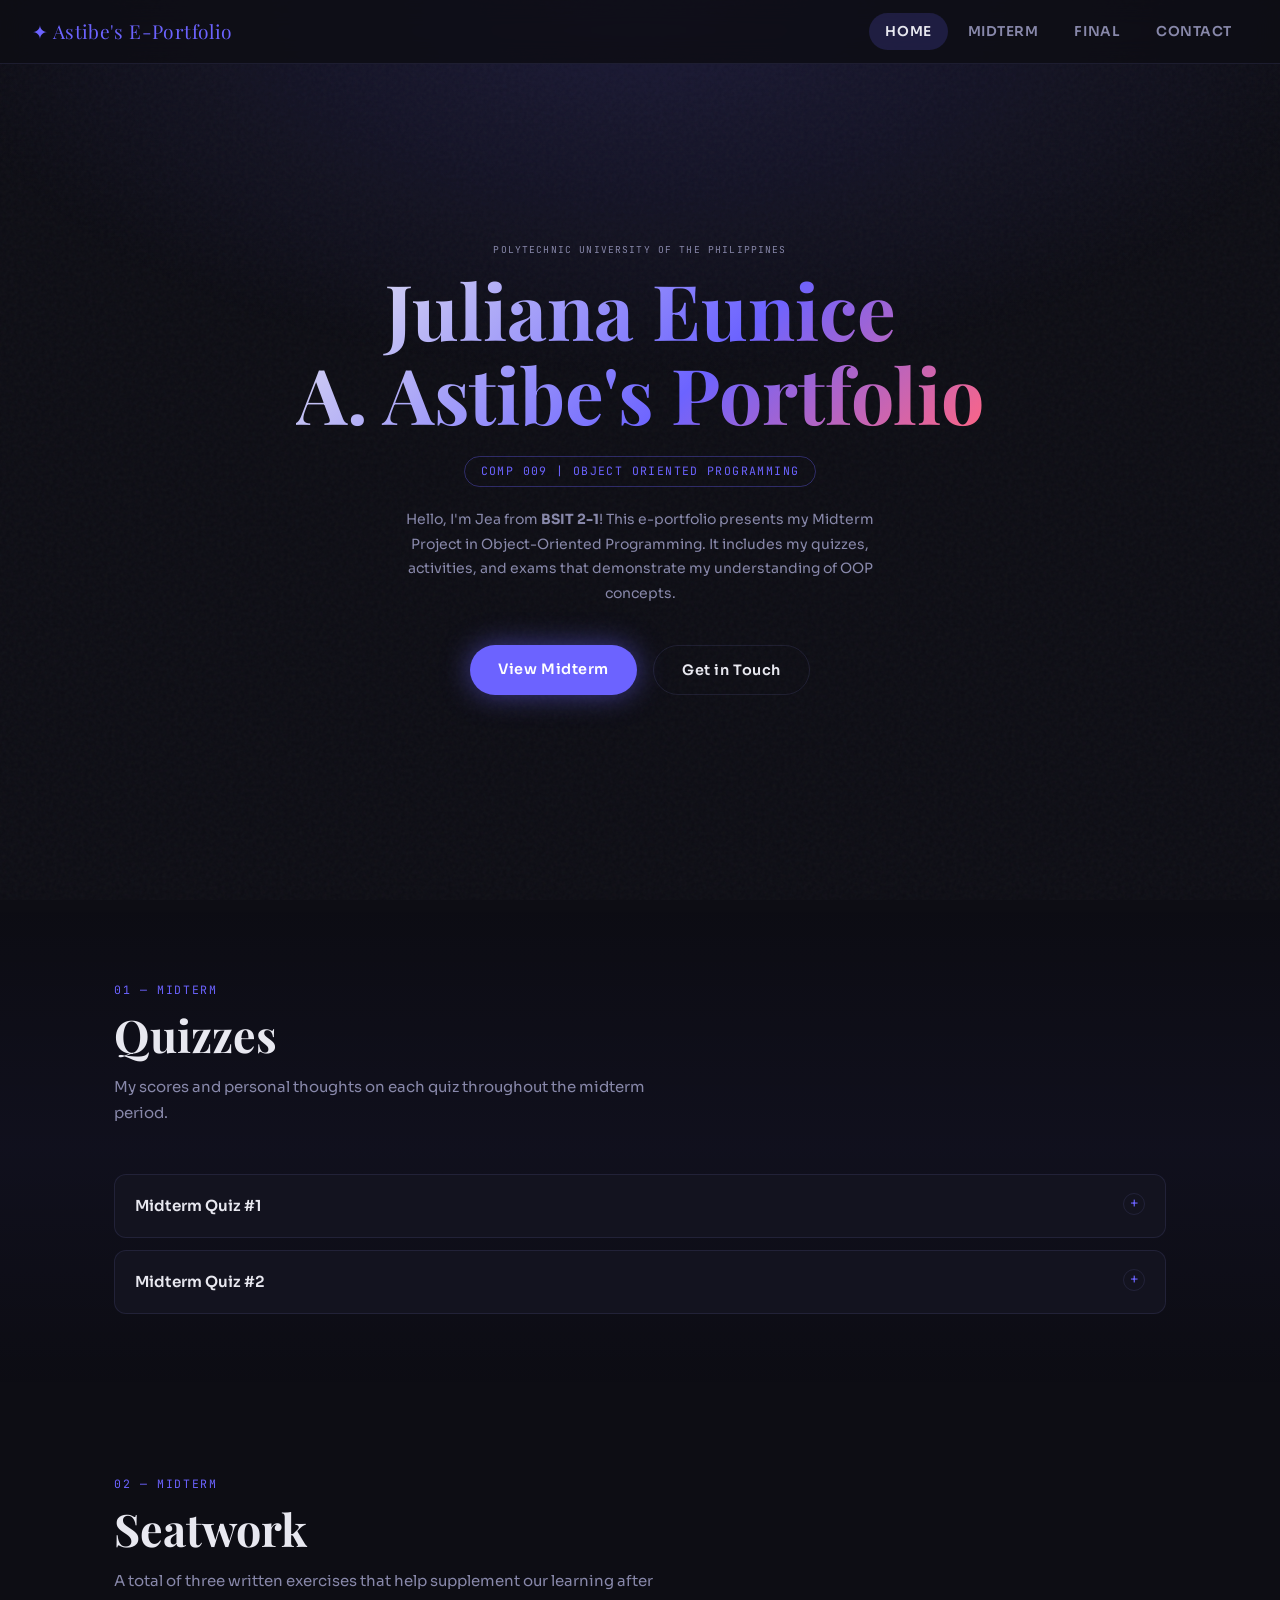
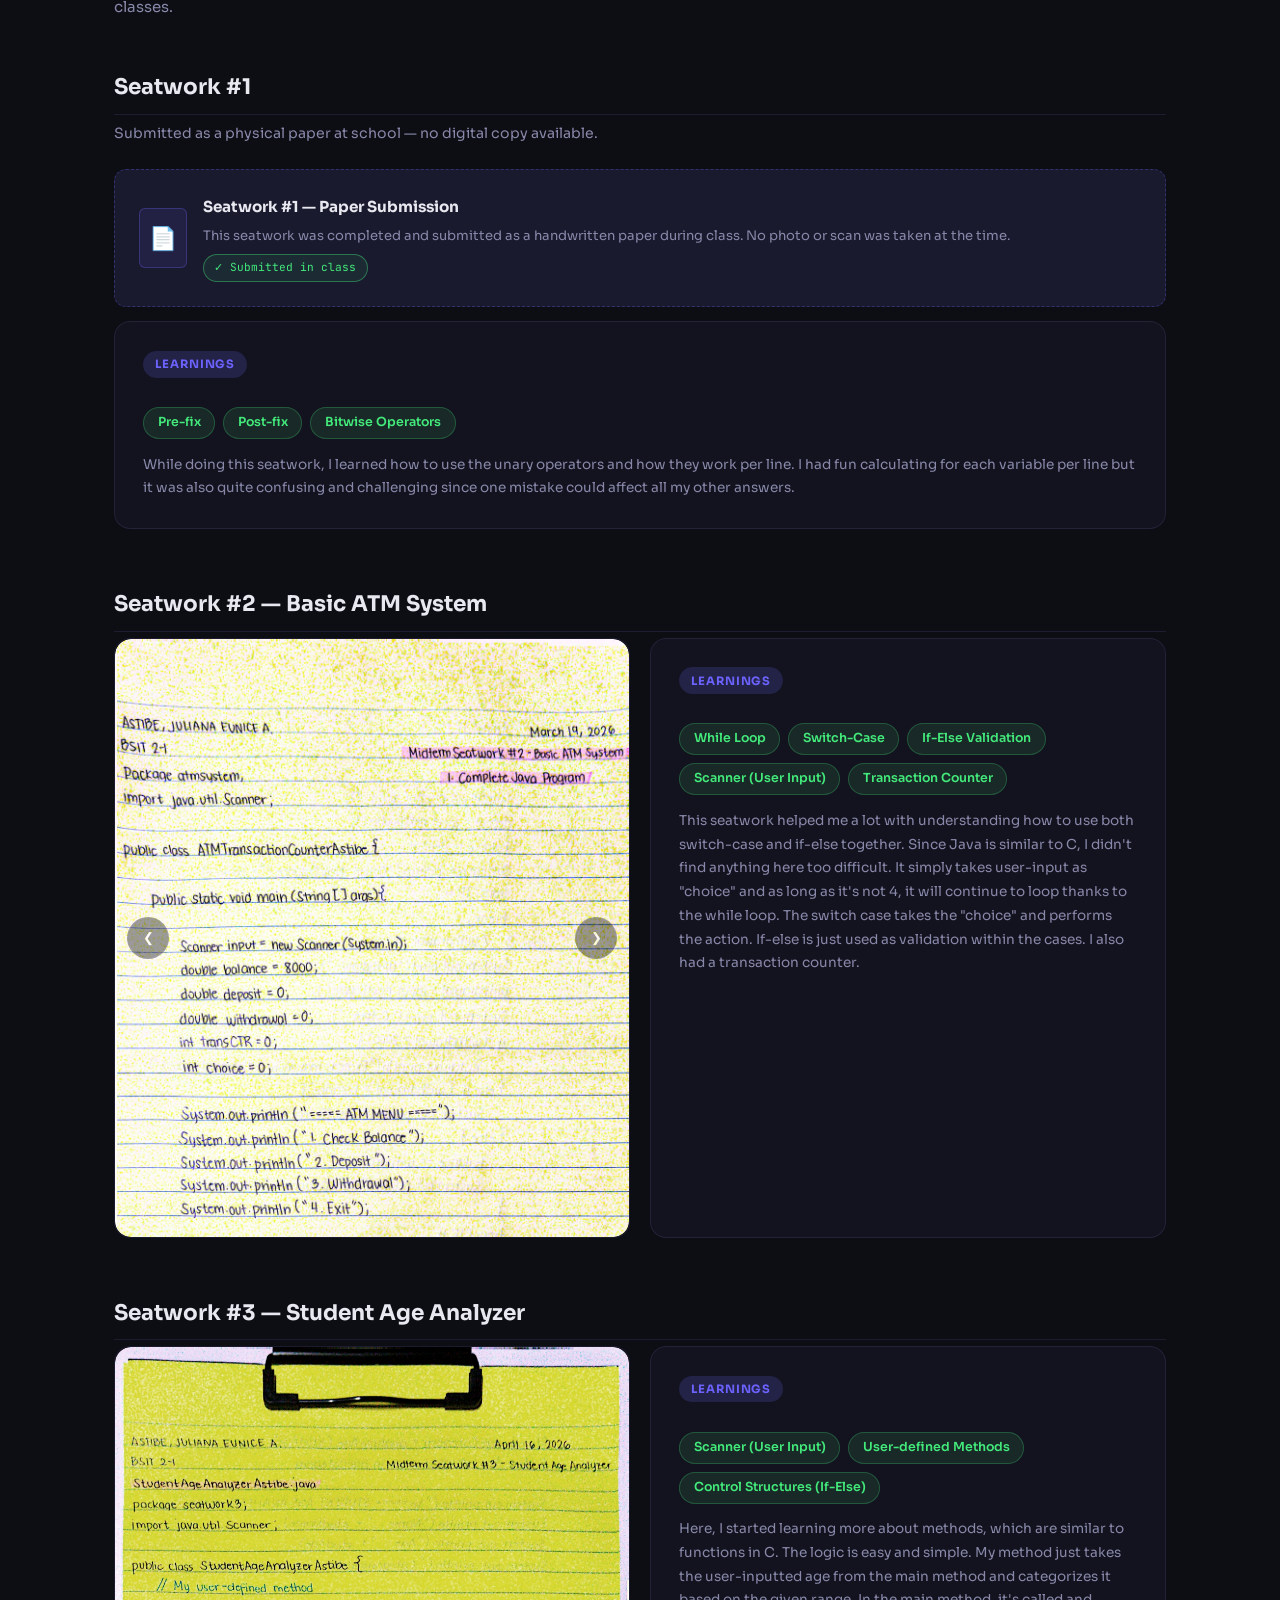
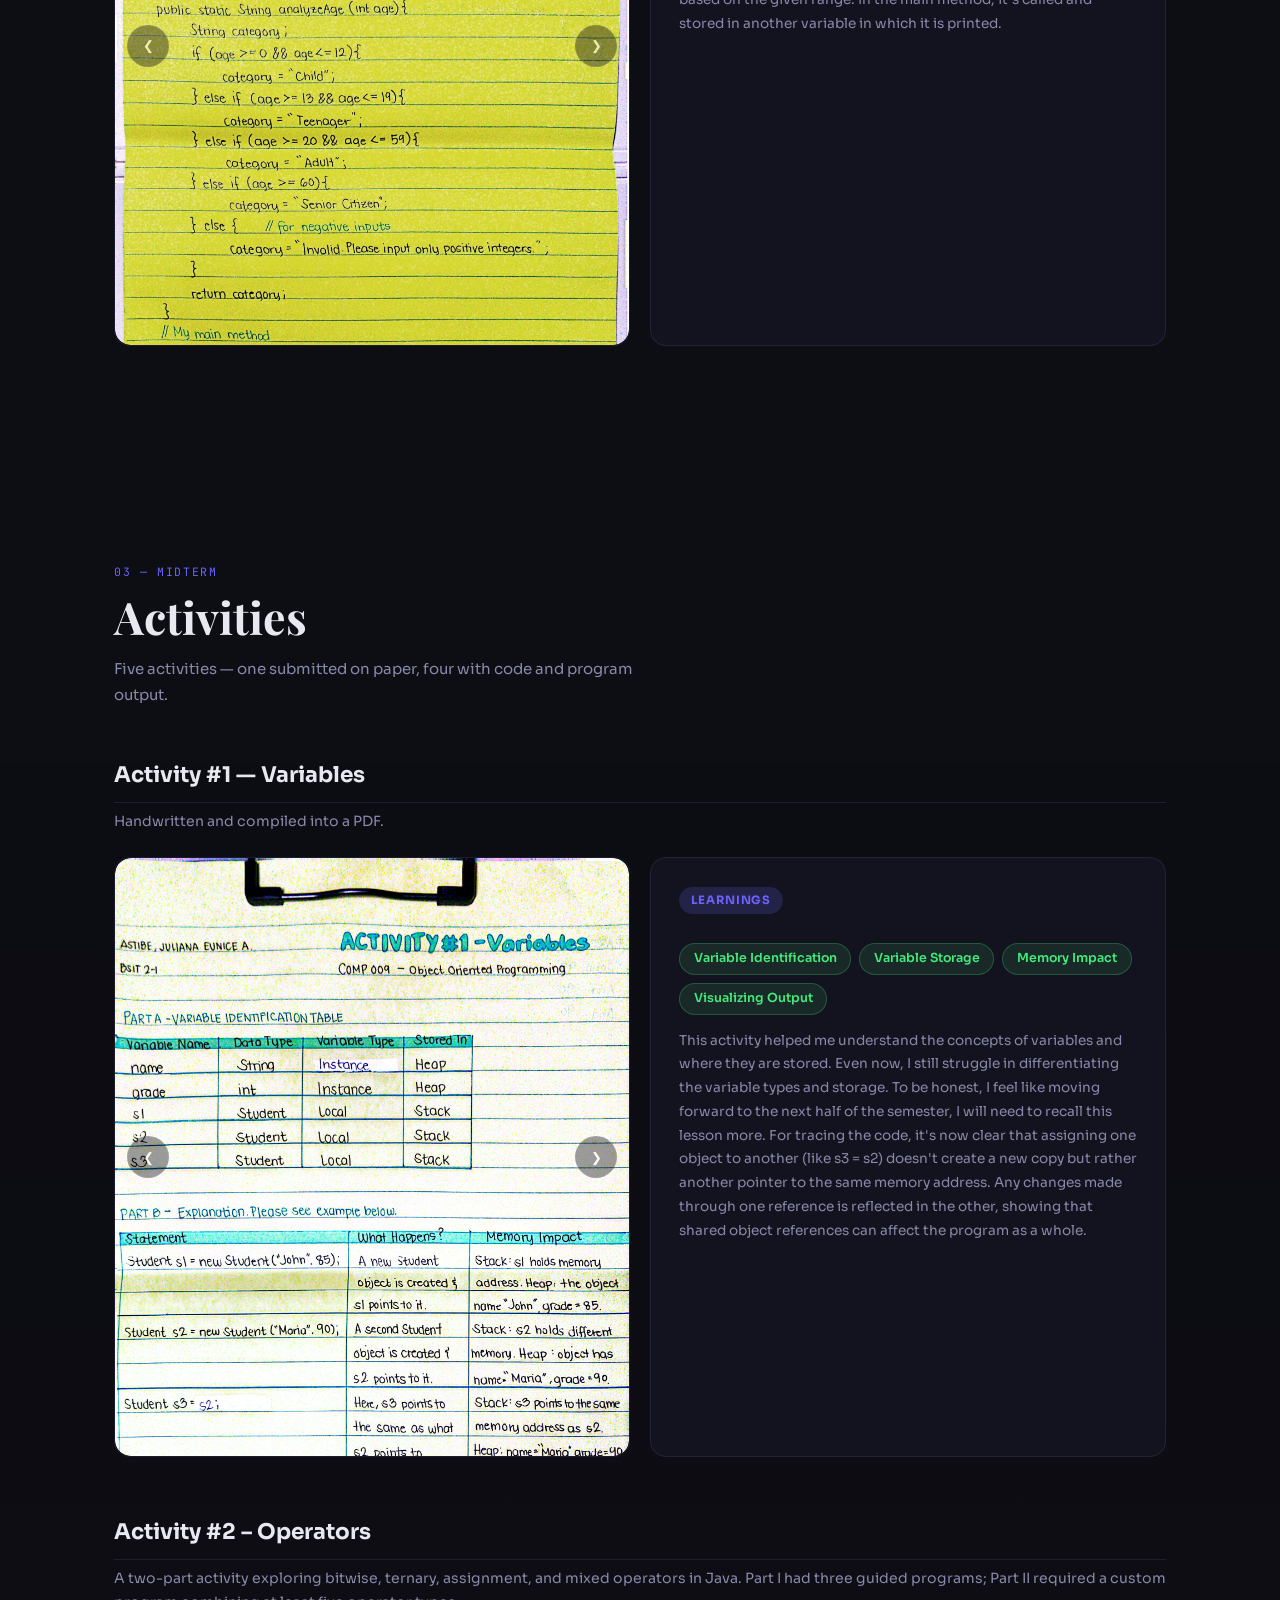
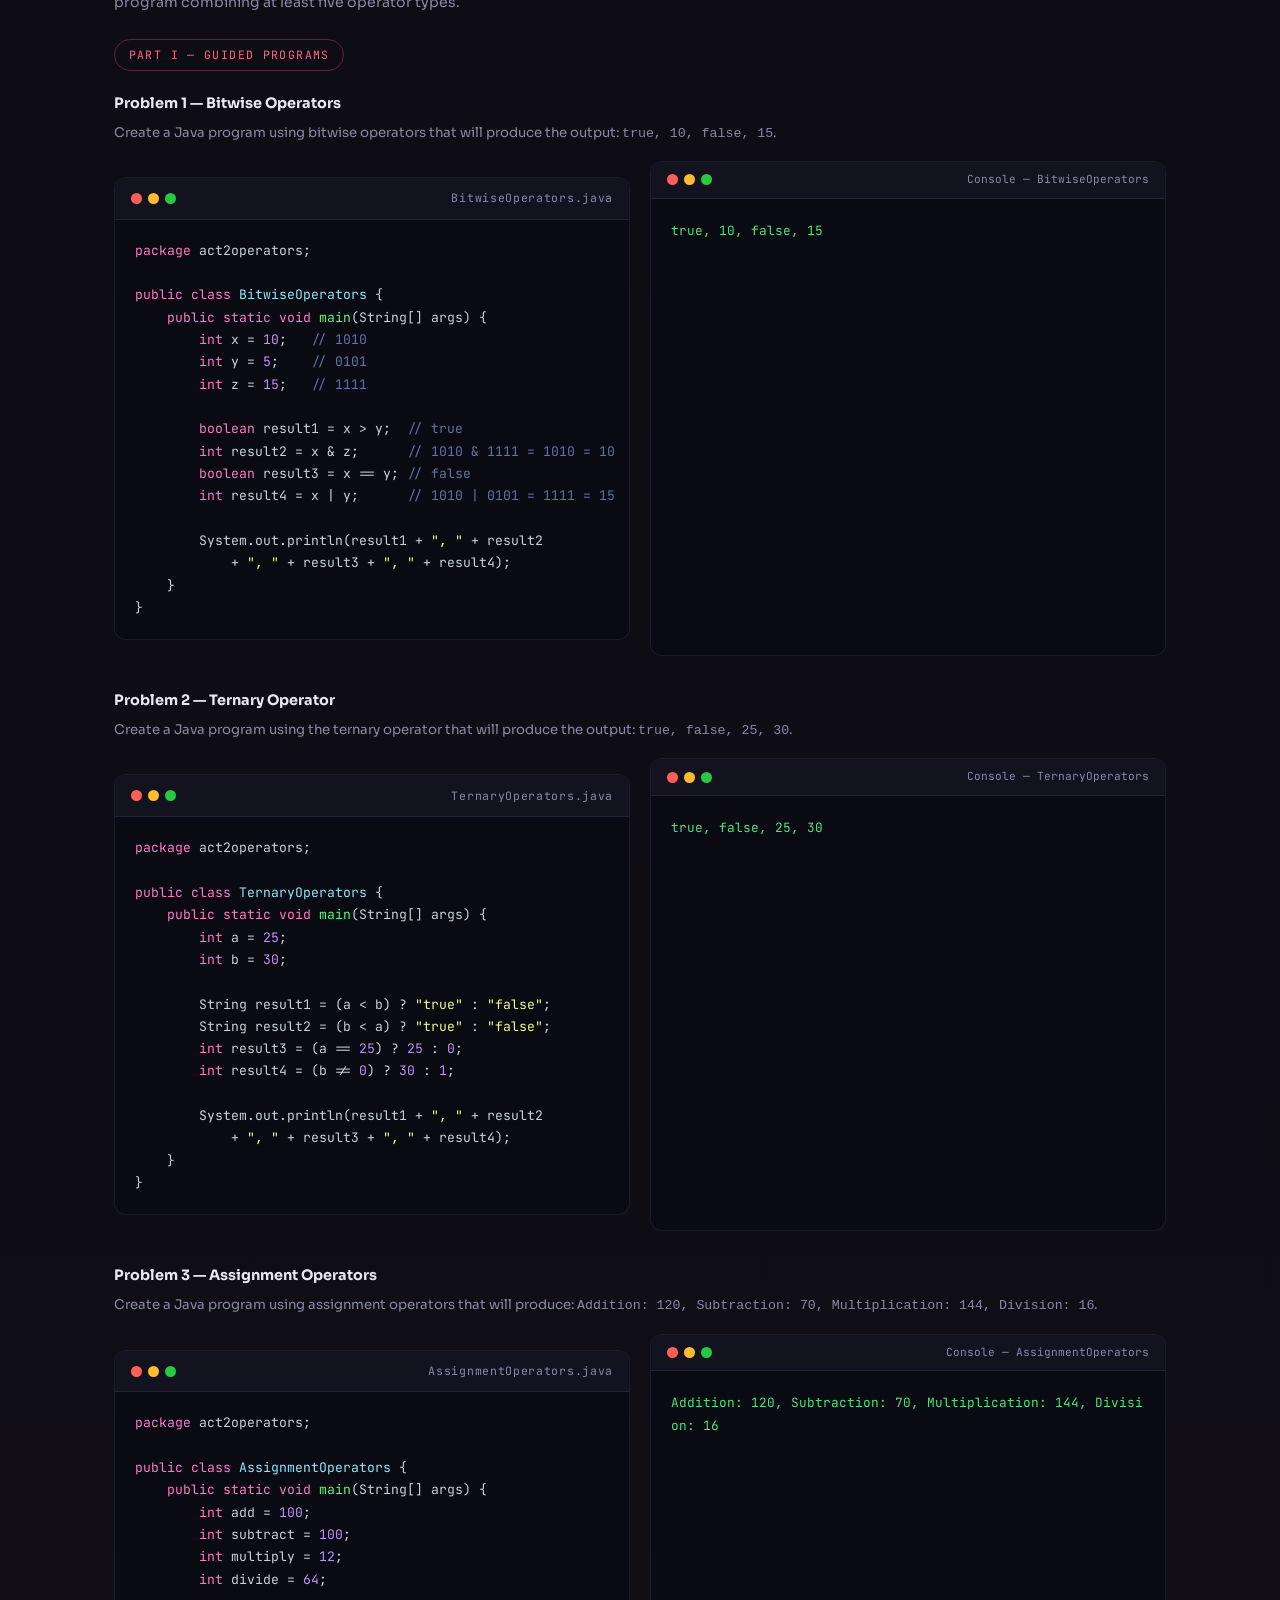
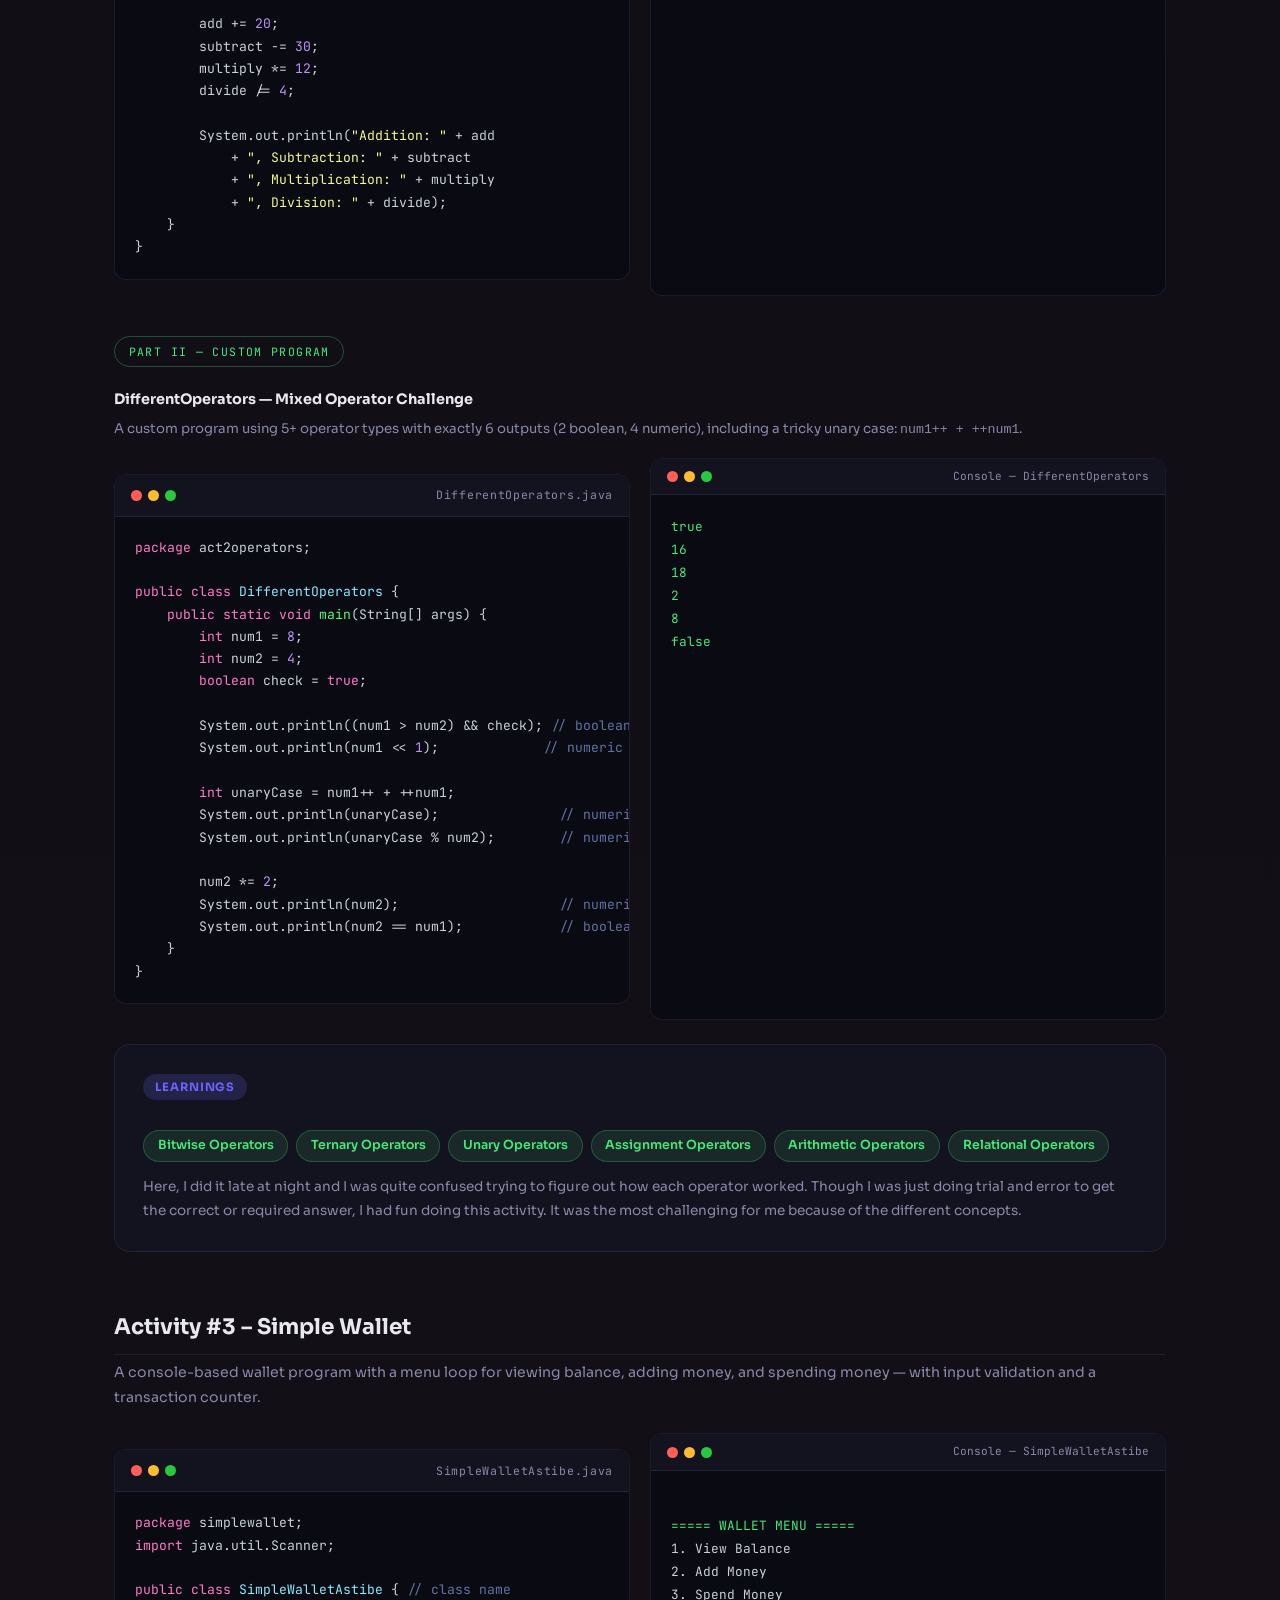
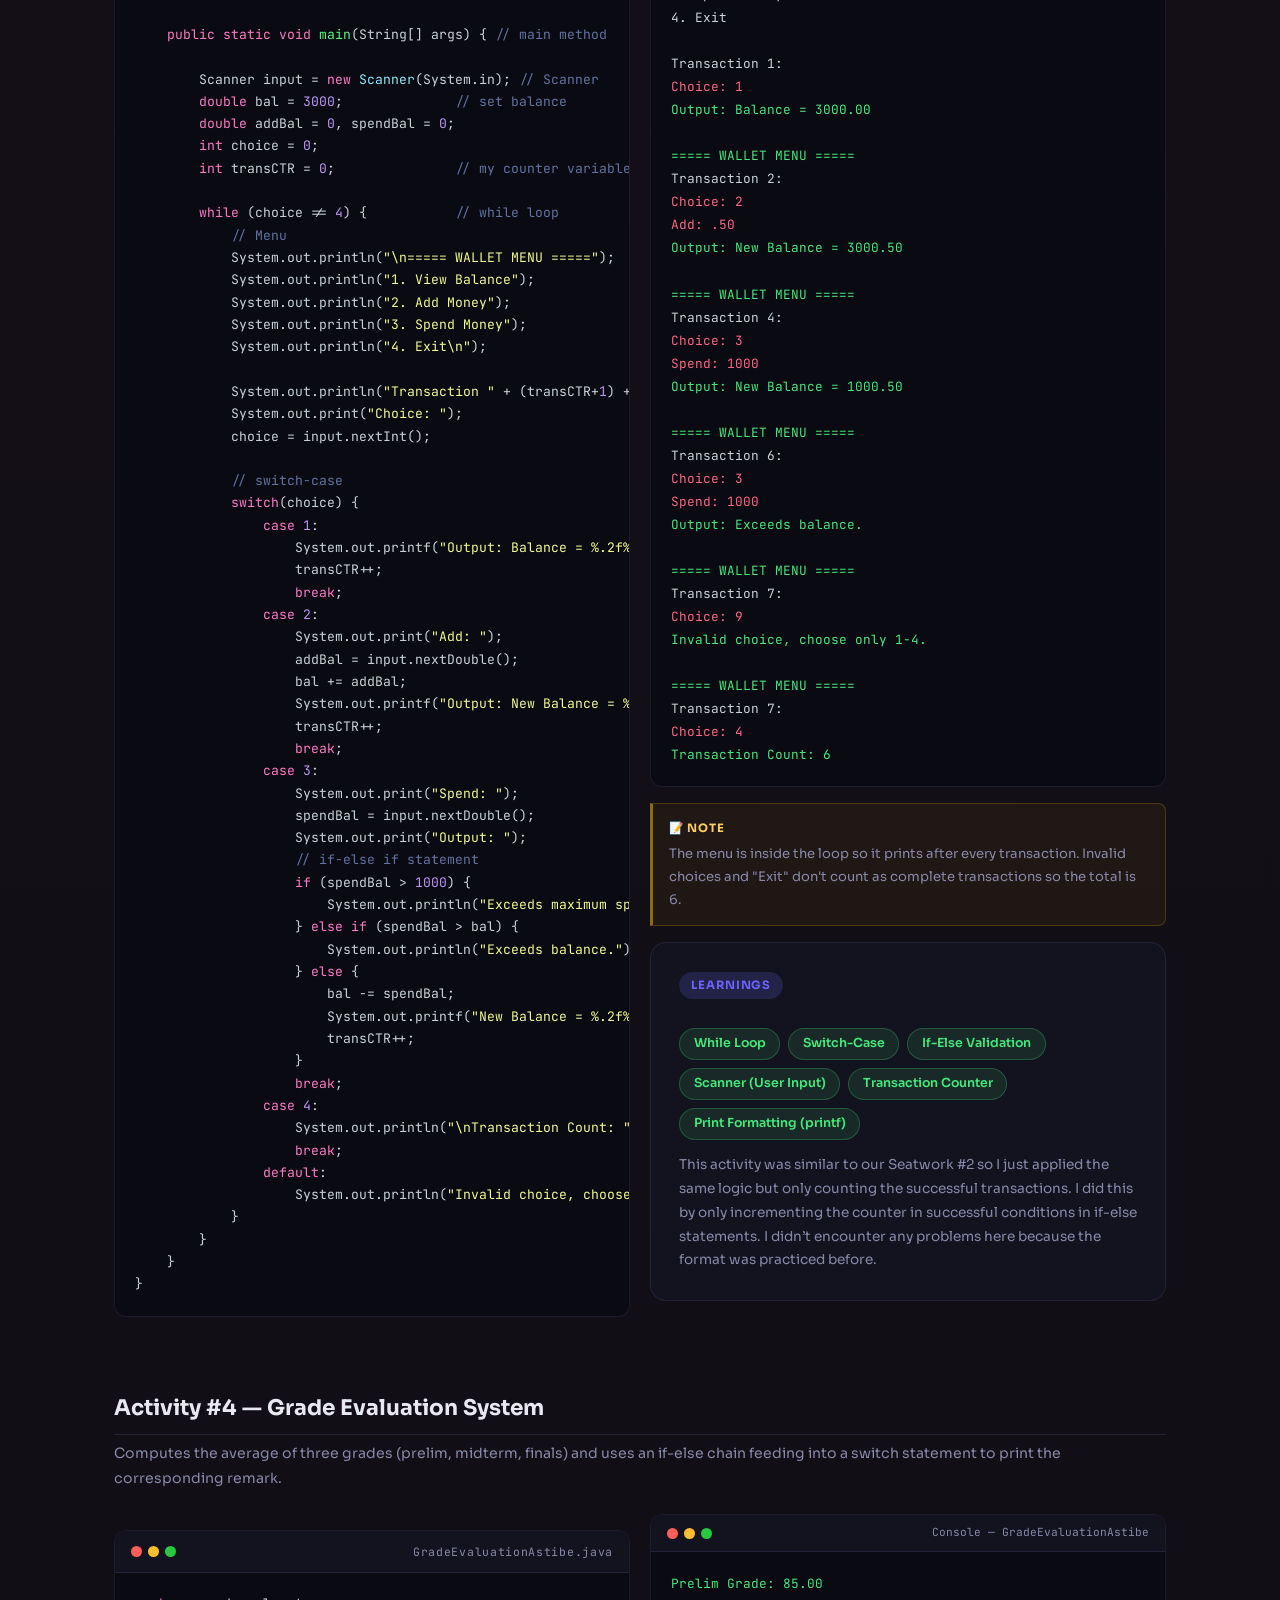
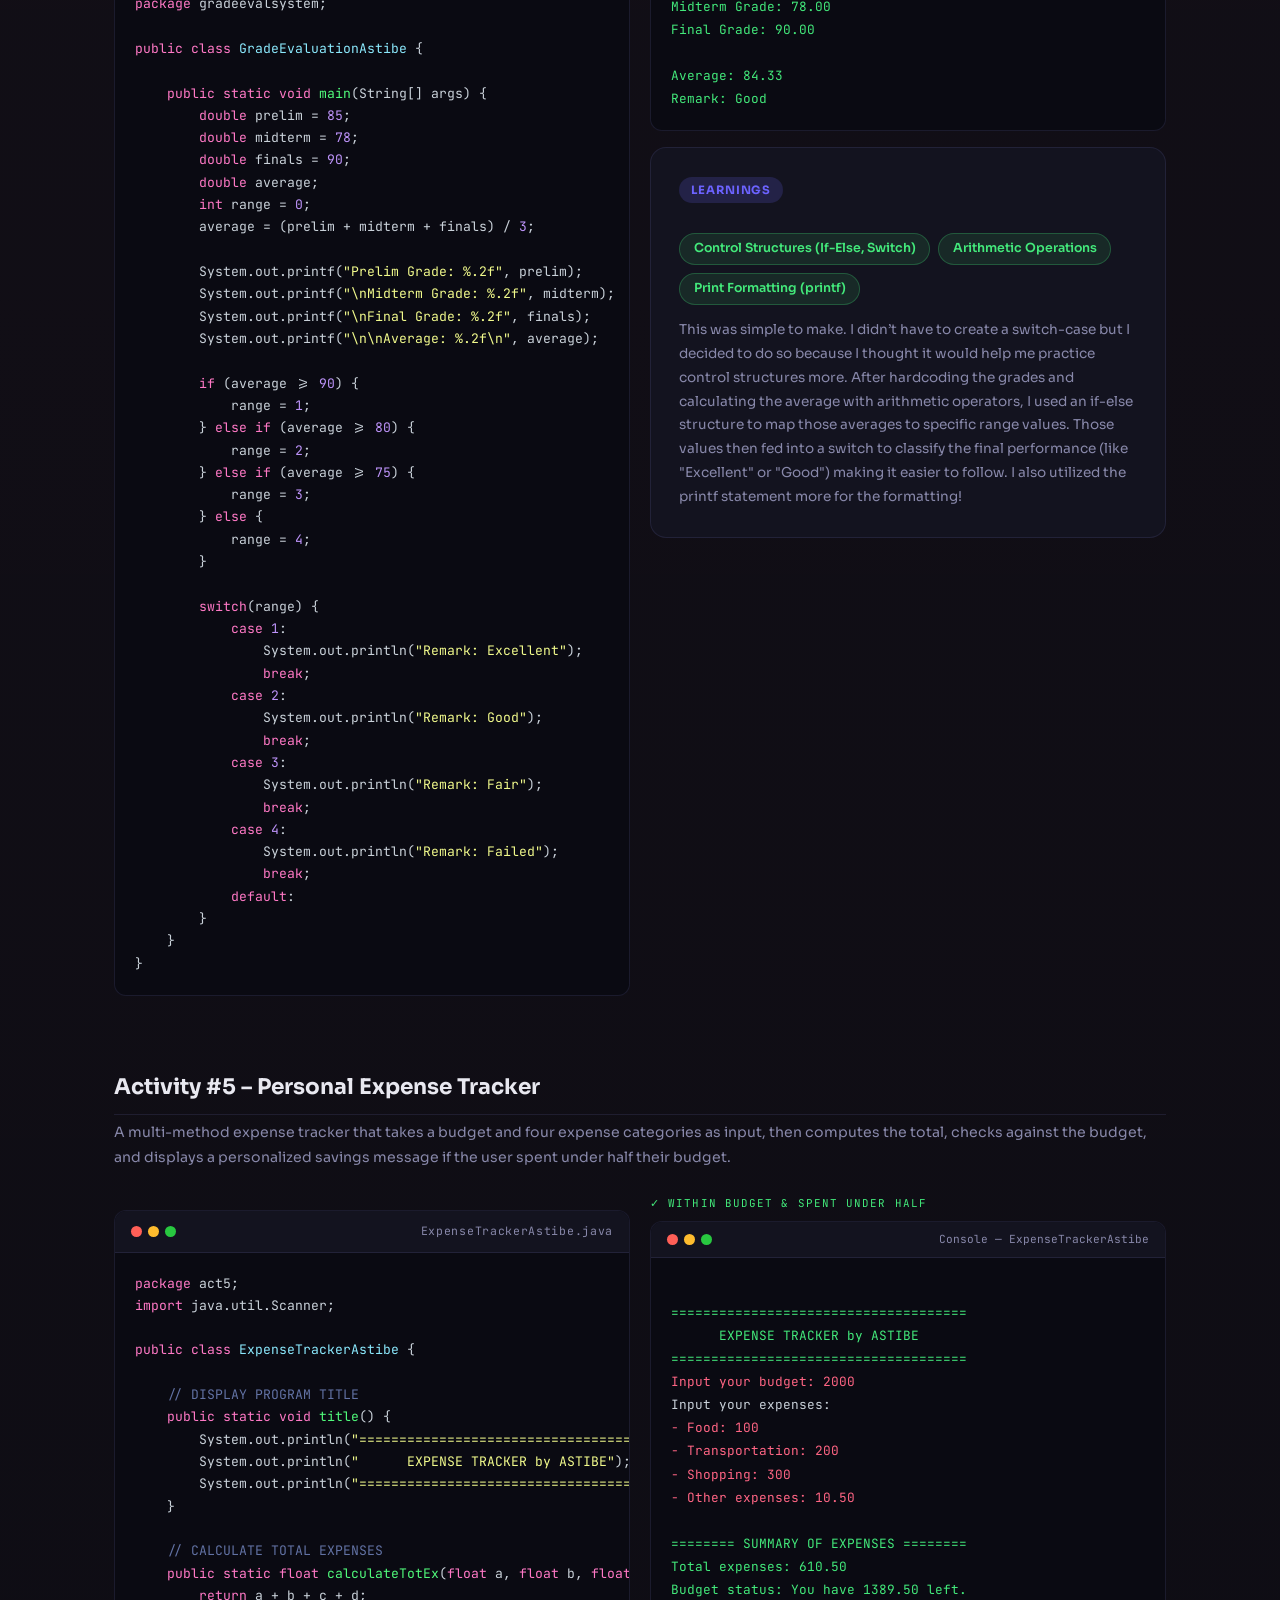
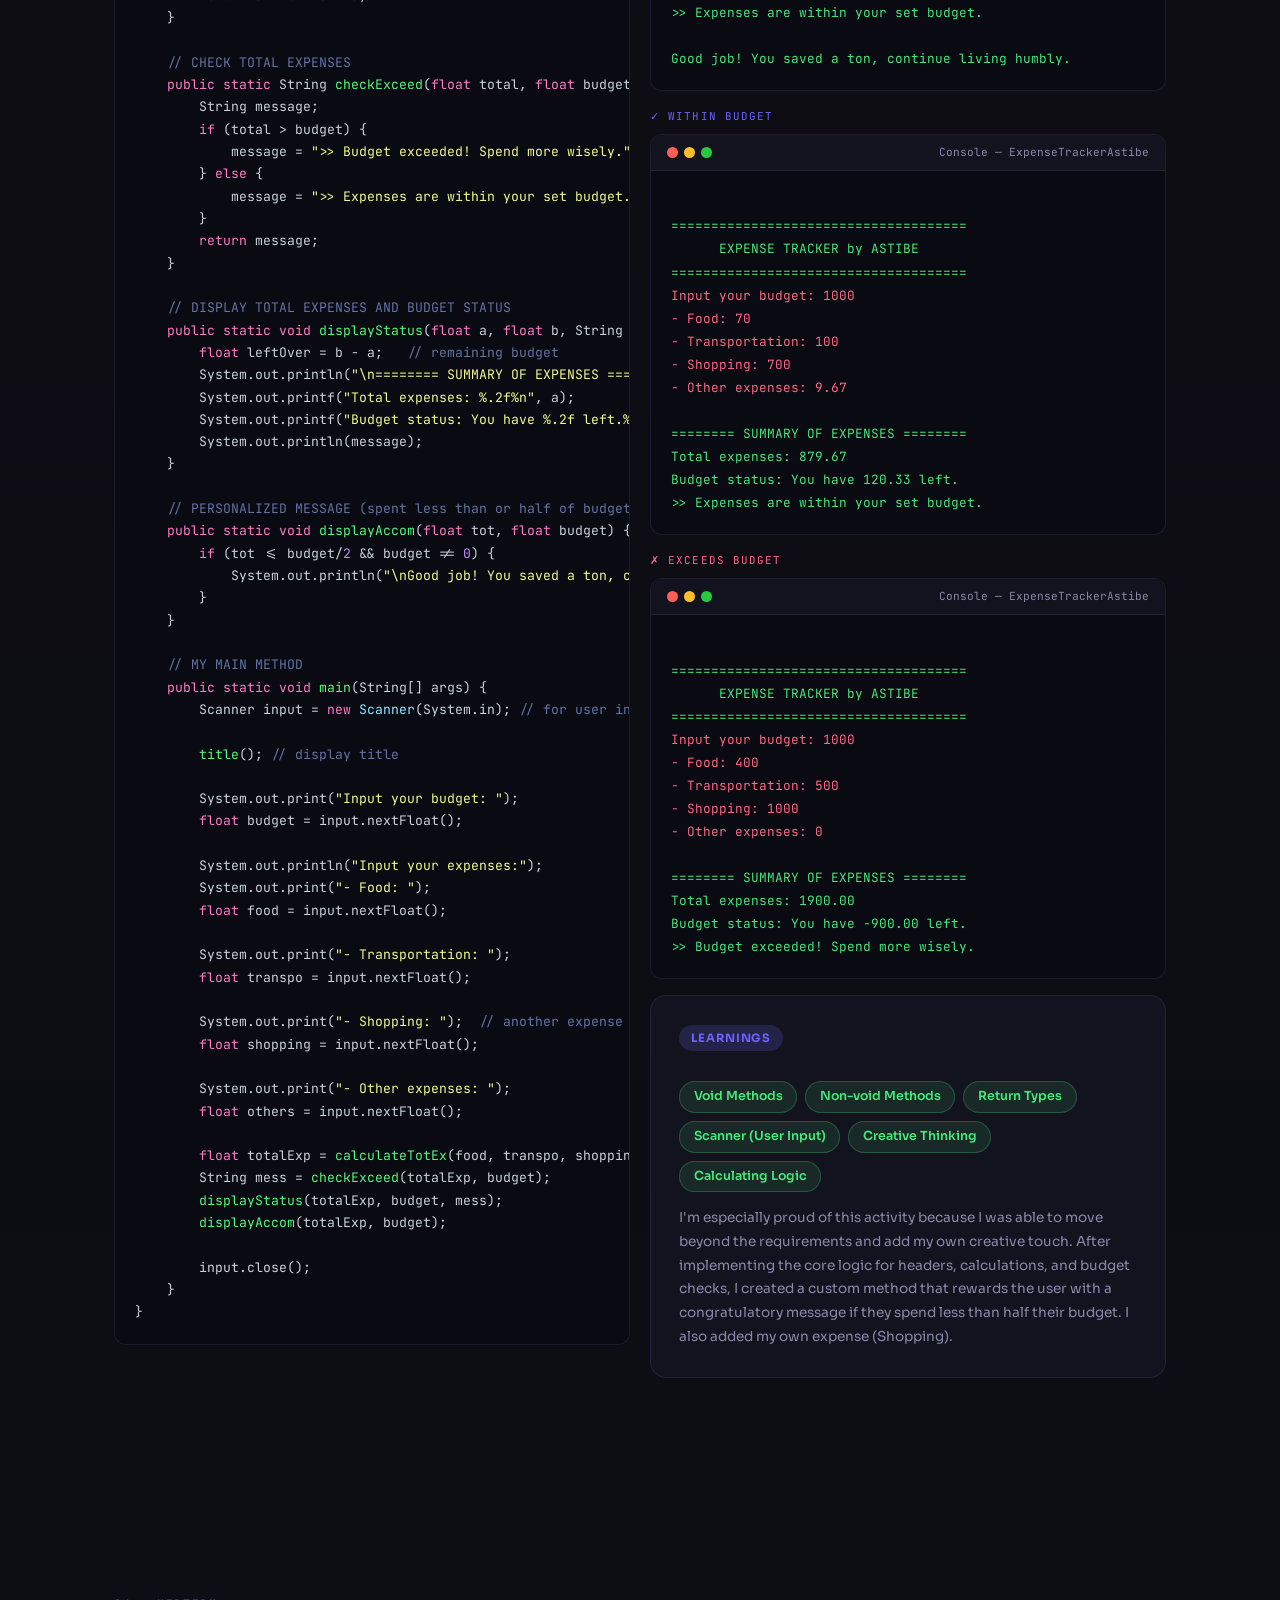
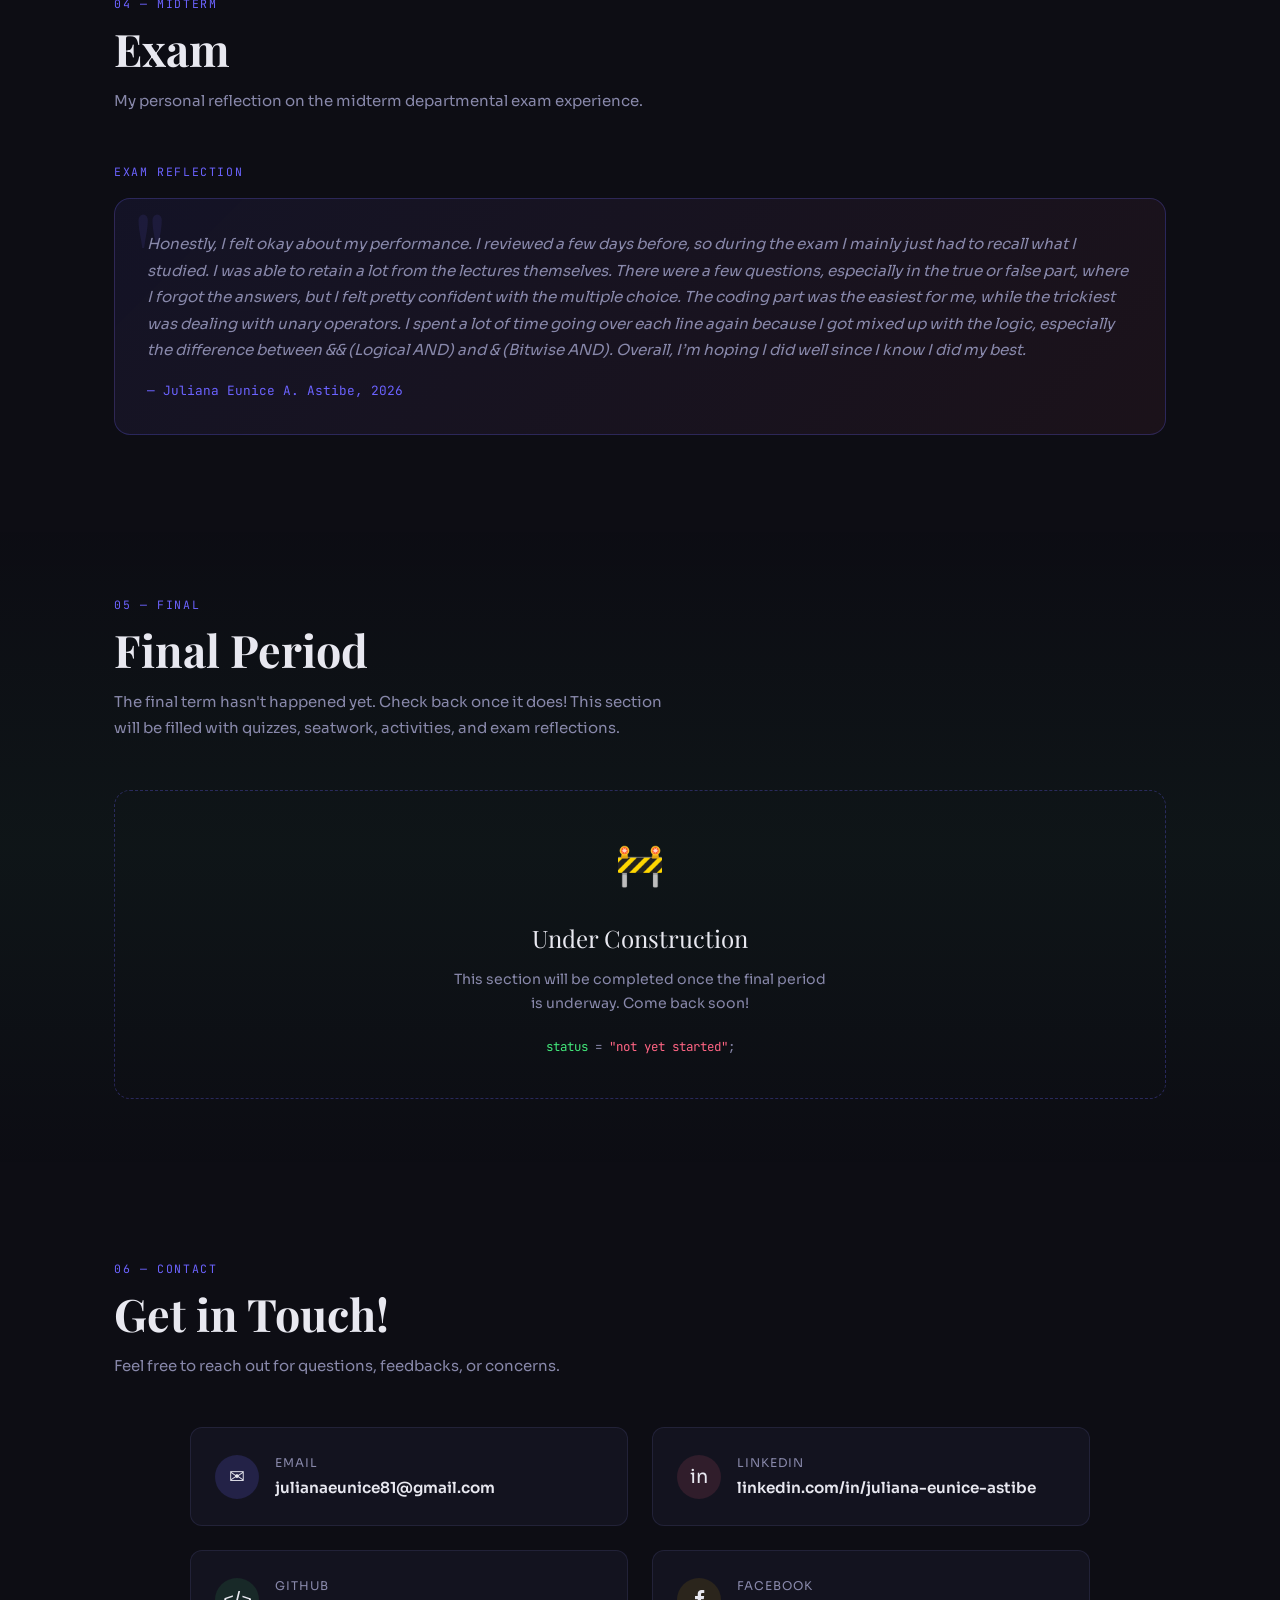
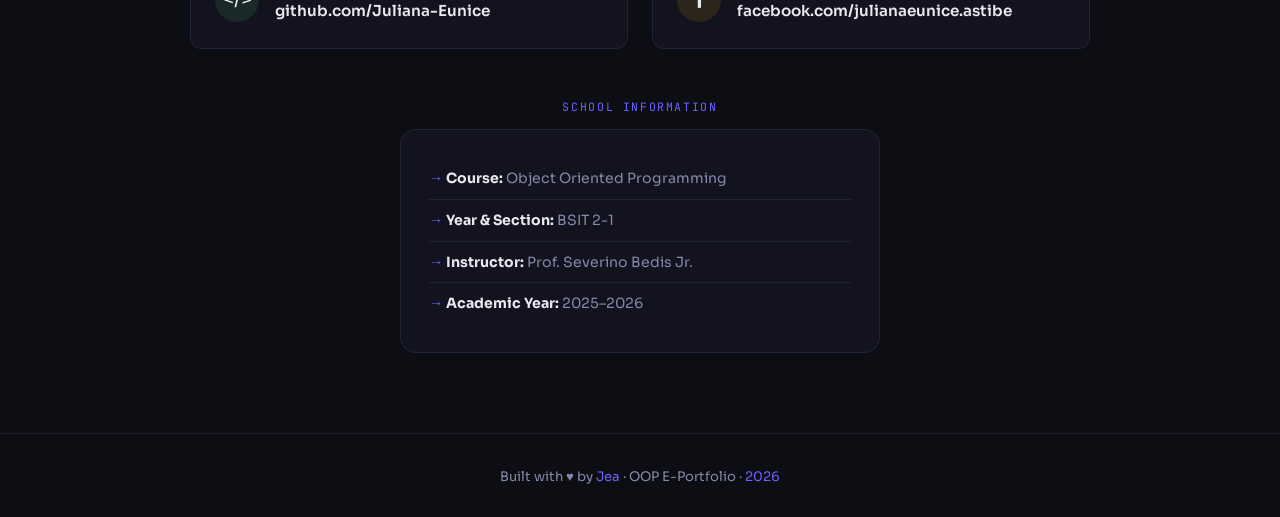
<file: index.html>
<!DOCTYPE html>
<html lang="en">
<head>
<meta charset="UTF-8"/>
<meta name="viewport" content="width=device-width, initial-scale=1.0"/>
<title>Astibe's E-Portfolio</title>
<link href="https://fonts.googleapis.com/css2?family=Sora:wght@300;400;600;700&family=JetBrains+Mono:wght@400;700&family=Playfair+Display:wght@700&display=swap" rel="stylesheet"/>
<link rel="stylesheet" href="style.css"/>
<link rel="stylesheet" href="https://cdnjs.cloudflare.com/ajax/libs/font-awesome/4.7.0/css/font-awesome.min.css">
</head>
<body>

<!-- NAV -->
<nav id="mainNav">
  <div class="nav-logo">✦ Astibe's E-Portfolio</div>
  <div class="nav-links" id="navLinks">
    <a href="#home" class="active">Home</a>
    <a href="#midterm">Midterm</a>
    <a href="#final">Final</a>
    <a href="#contact">Contact</a>
  </div>
  <div class="hamburger" id="hamburger" onclick="toggleMenu()">
    <span></span><span></span><span></span>
  </div>
</nav>

<!-- HOME -->
<section id="home">
  <div>
    <div class="hero-eyebrow school-name">POLYTECHNIC UNIVERSITY OF THE PHILIPPINES</div>
    <h1 class="hero-title">Juliana Eunice<br>A. Astibe's Portfolio</h1>
    <div class="hero-eyebrow">COMP 009 | OBJECT ORIENTED PROGRAMMING</div>
    <p class="hero-sub">Hello, I'm Jea from 
      <a href="#info" class="section-link">BSIT 2-1</a>!
      This e-portfolio presents my Midterm Project in Object-Oriented Programming. 
      It includes my quizzes, activities, and exams that demonstrate my understanding of OOP concepts.</p>
    <div class="hero-cta">
      <a href="#midterm" class="btn btn-primary">View Midterm</a>
      <a href="#contact" class="btn btn-outline">Get in Touch</a>
    </div>
  </div>
</section>

<!-- MIDTERM -->
<section id="midterm">

  <!-- SECONDARY NAV -->
  <div id="subNav" class="sub-nav">
    <div class="sub-nav-inner">
      <a href="#mt-quizzes" class="sub-nav-link active">Quizzes</a>
      <a href="#mt-seatwork" class="sub-nav-link">Seatwork</a>
      <a href="#mt-activities" class="sub-nav-link">Activities</a>
      <a href="#mt-exam" class="sub-nav-link">Exam</a>
    </div>
  </div>

  <!-- ── QUIZZES ── -->
  <div id="mt-quizzes" class="section-wrap" style="background: linear-gradient(180deg, transparent, rgba(108,99,255,0.04) 50%, transparent);">
    <div class="container">
      <div class="section-label">01 — Midterm</div>
      <h2 class="section-title">Quizzes</h2>
      <p class="section-desc">My scores and personal thoughts on each quiz throughout the midterm period.</p>

      <div class="accordion" id="quizAccordion">

        <!-- QUIZ 1 -->
        <div class="acc-item">
          <div class="acc-header" onclick="toggleAcc(this)">
            <span class="acc-q">Midterm Quiz #1</span>
            <div class="acc-icon">+</div>
          </div>
          <div class="acc-body">
            <div class="score-display">
              <div class="score-circle">
                <div class="score-num">23</div>
                <div class="score-denom">/ 30</div>
              </div>
              <div class="score-info">
                <h4>Quiz 1 Score</h4>
                <p>23 out of 30 — 76.7%</p>
              </div>
            </div>
            <div class="acc-thoughts">
              <strong>💭 My Thoughts</strong>
              Despite being informed beforehand of a quiz, I still didn't review enough, making me miss a lot of questions and just guess. Even without knowing my score, I knew that I didn't do as well as I could have and it was a lesson to study this course more intensely.
            </div>
          </div>
        </div>

        <!-- QUIZ 2 -->
        <div class="acc-item">
          <div class="acc-header" onclick="toggleAcc(this)">
            <span class="acc-q">Midterm Quiz #2</span>
            <div class="acc-icon">+</div>
          </div>
          <div class="acc-body">
            <div class="score-display">
              <div class="score-circle">
                <div class="score-num">41</div>
                <div class="score-denom">/ 45</div>
              </div>
              <div class="score-info">
                <h4>Quiz 2 Score</h4>
                <p>41 out of 45 — 91.1%</p>
              </div>
            </div>
            <div class="acc-thoughts">
              <strong>💭 My Thoughts</strong>
              I'm really proud of this quiz because I have retained a lot of knowledge from anaylzing the materials given. I also listened more attentively in class so I'm glad it reflected on this quiz. I'm actually not sure what the correct answers were to the questions I got wrong so I hope we can get the answer key.
            </div>
          </div>
        </div>
</div>
    </div>
  </div>

  <!-- ── SEATWORKS ── -->
  <div id="mt-seatwork" class="section-wrap">
    <div class="container">
      <div class="section-label">02 — Midterm</div>
      <h2 class="section-title">Seatwork</h2>
      <p class="section-desc">A total of three written exercises that help supplement our learning after classes.</p>

      <!-- SW1 -->
      <div class="sub-section">
        <div class="sub-section-title">Seatwork #1</div>
        <div class="sub-section-desc">Submitted as a physical paper at school — no digital copy available.</div>
        <div class="paper-card">
          <div class="paper-icon">📄</div>
          <div class="paper-info">
            <h4>Seatwork #1 — Paper Submission</h4>
            <p>This seatwork was completed and submitted as a handwritten paper during class. No photo or scan was taken at the time.</p>
            <span class="paper-badge submitted">✓ Submitted in class</span>
          </div>
        </div>
        <div class="card" style="margin-top:0.875rem;">
            <div class="card-tag">Learnings</div>
            <div class="learnings">
              <span class="learning-badge">Pre-fix</span>
              <span class="learning-badge">Post-fix</span>
              <span class="learning-badge">Bitwise Operators</span>
            </div>
            <p style="color:var(--muted); font-size:0.85rem; margin-top:0.85rem;">
              While doing this seatwork, I learned how to use the unary operators and how they work per line. I had fun calculating for each variable per line but it was also quite confusing and challenging since one mistake could affect all my other answers. 
            </p>
          </div>
      </div>

      <!-- SW2 -->
      <div class="sub-section">
        <div class="sub-section-title">Seatwork #2 — Basic ATM System</div>
        
        <div class="grid-2">
          
          <div class="carousel-container">
            <button class="prev" onclick="moveSlide(this, -1)">&#10094;</button>
            <button class="next" onclick="moveSlide(this, 1)">&#10095;</button>
            <div class="carousel-slide">
              <img src="sw2_1.jpg" class="active" alt="Page 1">
              <img src="sw2_2.jpg" alt="Page 2">
              <img src="sw2_3.jpg" alt="Page 3">
              <img src="sw2_4.jpg" alt="Page 4">
            </div>
          </div>

          <div class="card" style="margin-top:0;">
            <div class="card-tag">Learnings</div>
            <div class="learnings">
              <span class="learning-badge">While Loop</span>
              <span class="learning-badge">Switch-Case</span>
              <span class="learning-badge">If-Else Validation</span>
              <span class="learning-badge">Scanner (User Input)</span>
              <span class="learning-badge">Transaction Counter</span>
            </div>
            <p style="color:var(--muted); font-size:0.85rem; margin-top:0.85rem;">
              This seatwork helped me a lot with understanding how to use both switch-case and if-else together. Since Java is similar to C, I didn't find anything here too difficult. 
              It simply takes user-input as "choice" and as long as it's not 4, it will continue to loop thanks to the while loop. The switch case takes the "choice" and performs the action. If-else is just used as validation within the cases. I also had a transaction counter.
            </p>
          </div>

        </div>
      
      </div>

      <!-- SW3 -->
      <div class="sub-section">
        <div class="sub-section-title">Seatwork #3 — Student Age Analyzer</div>
        
        <div class="grid-2">
          
          <div class="carousel-container">
            <button class="prev" onclick="moveSlide(this, -1)">&#10094;</button>
            <button class="next" onclick="moveSlide(this, 1)">&#10095;</button>
            <div class="carousel-slide">
              <img src="sw3_1.jpg" class="active" alt="Page 1">
              <img src="sw3_2.jpg" alt="Page 2">
            </div>
          </div>

          <div class="card" style="margin-top:0;">
            <div class="card-tag">Learnings</div>
            <div class="learnings">
              <span class="learning-badge">Scanner (User Input)</span>
              <span class="learning-badge">User-defined Methods</span>
              <span class="learning-badge">Control Structures (If-Else)</span>
            </div>
            <p style="color:var(--muted); font-size:0.85rem; margin-top:0.85rem;">
              Here, I started learning more about methods, which are similar to functions in C. The logic is easy and simple.
              My method just takes the user-inputted age from the main method and categorizes it based on the given range. In the main method, it's called and stored in another variable in which it is printed.
            </p>
          </div>
        </div>
      </div>

    </div>
  </div>

  <!-- ── ACTIVITIES ── -->
  <div id="mt-activities" class="section-wrap" style="background: linear-gradient(180deg, transparent, rgba(255,101,132,0.03) 50%, transparent);">
    <div class="container">
      <div class="section-label">03 — Midterm</div>
      <h2 class="section-title">Activities</h2>
      <p class="section-desc">Five activities — one submitted on paper, four with code and program output.</p>

      <!-- ACTIVITY 1 — PAPER -->
      <div class="sub-section">
        <div class="sub-section-title">Activity #1 — Variables</div>
        <div class="sub-section-desc">Handwritten and compiled into a PDF.</div>
        
        <div class="grid-2">
          
          <div class="carousel-container">
            <button class="prev" onclick="moveSlide(this, -1)">&#10094;</button>
            <button class="next" onclick="moveSlide(this, 1)">&#10095;</button>
            <div class="carousel-slide">
              <img src="act1_1.jpg" class="active" alt="Page 1">
              <img src="act1_2.jpg" alt="Page 2">
            </div>
          </div>

          <div class="card" style="margin-top:0;">
            <div class="card-tag">Learnings</div>
            <div class="learnings">
              <span class="learning-badge">Variable Identification</span>
              <span class="learning-badge">Variable Storage</span>
              <span class="learning-badge">Memory Impact</span>
              <span class="learning-badge">Visualizing Output</span>
            </div>
            <p style="color:var(--muted); font-size:0.85rem; margin-top:0.85rem;">
              This activity helped me understand the concepts of variables and where they are stored. Even now, I still struggle in differentiating the variable types and storage. To be honest, I feel like moving forward to the next half of the semester, I will need to recall this lesson more.
              For tracing the code, it's now clear that assigning one object to another (like s3 = s2) doesn't create a new copy but rather another pointer to the same memory address. Any changes made through one reference is reflected in the other, showing that shared object references can affect the program as a whole.
            </p>
          </div>
        </div>
      </div>

      <!-- ACTIVITY 2 — CODE -->
      <div class="sub-section">
        <div class="sub-section-title">Activity #2 – Operators</div>
        <div class="sub-section-desc">A two-part activity exploring bitwise, ternary, assignment, and mixed operators in Java. Part I had three guided programs; Part II required a custom program combining at least five operator types.</div>

        <!-- PART I label -->
        <div style="font-family:'JetBrains Mono',monospace; font-size:0.72rem; color:var(--accent2); letter-spacing:0.12em; text-transform:uppercase; margin-bottom:1.25rem; padding:0.3rem 0.85rem; border:1px solid rgba(255,101,132,0.3); border-radius:2rem; display:inline-block;">Part I — Guided Programs</div>

        <!-- Problem 1: Bitwise -->
        <div style="margin-bottom:2rem;">
          <div style="font-weight:700; font-size:0.9rem; margin-bottom:0.3rem; color:var(--text);">Problem 1 — Bitwise Operators</div>
          <p style="color:var(--muted); font-size:0.83rem; margin-bottom:1rem;">Create a Java program using bitwise operators that will produce the output: <code>true, 10, false, 15</code>.</p>
          <div class="grid-2">
            <div class="code-block">
              <div class="code-header"><div class="code-dots"><span></span><span></span><span></span></div><span class="code-lang">BitwiseOperators.java</span></div>
              <div class="code-body"><span class="kw">package</span> act2operators;

<span class="kw">public class</span> <span class="ty">BitwiseOperators</span> {
    <span class="kw">public static void</span> <span class="fn">main</span>(String[] args) {
        <span class="kw">int</span> x = <span class="nm">10</span>;   <span class="cm">// 1010</span>
        <span class="kw">int</span> y = <span class="nm">5</span>;    <span class="cm">// 0101</span>
        <span class="kw">int</span> z = <span class="nm">15</span>;   <span class="cm">// 1111</span>

        <span class="kw">boolean</span> result1 = x &gt; y;  <span class="cm">// true</span>
        <span class="kw">int</span> result2 = x &amp; z;      <span class="cm">// 1010 &amp; 1111 = 1010 = 10</span>
        <span class="kw">boolean</span> result3 = x == y; <span class="cm">// false</span>
        <span class="kw">int</span> result4 = x | y;      <span class="cm">// 1010 | 0101 = 1111 = 15</span>

        System.out.println(result1 + <span class="st">", "</span> + result2
            + <span class="st">", "</span> + result3 + <span class="st">", "</span> + result4);
    }
}</div>
            </div>
            <div class="screenshot-mock">
              <div class="screenshot-bar"><div class="code-dots"><span></span><span></span><span></span></div><span class="address">Console — BitwiseOperators</span></div>
              <div class="screenshot-content"><span class="output-line">true, 10, false, 15</span></div>
            </div>
          </div>
        </div>

        <!-- Problem 2: Ternary -->
        <div style="margin-bottom:2rem;">
          <div style="font-weight:700; font-size:0.9rem; margin-bottom:0.3rem; color:var(--text);">Problem 2 — Ternary Operator</div>
          <p style="color:var(--muted); font-size:0.83rem; margin-bottom:1rem;">Create a Java program using the ternary operator that will produce the output: <code>true, false, 25, 30</code>.</p>
          <div class="grid-2">
            <div class="code-block">
              <div class="code-header"><div class="code-dots"><span></span><span></span><span></span></div><span class="code-lang">TernaryOperators.java</span></div>
              <div class="code-body"><span class="kw">package</span> act2operators;

<span class="kw">public class</span> <span class="ty">TernaryOperators</span> {
    <span class="kw">public static void</span> <span class="fn">main</span>(String[] args) {
        <span class="kw">int</span> a = <span class="nm">25</span>;
        <span class="kw">int</span> b = <span class="nm">30</span>;

        String result1 = (a &lt; b) ? <span class="st">"true"</span> : <span class="st">"false"</span>;
        String result2 = (b &lt; a) ? <span class="st">"true"</span> : <span class="st">"false"</span>;
        <span class="kw">int</span> result3 = (a == <span class="nm">25</span>) ? <span class="nm">25</span> : <span class="nm">0</span>;
        <span class="kw">int</span> result4 = (b != <span class="nm">0</span>) ? <span class="nm">30</span> : <span class="nm">1</span>;

        System.out.println(result1 + <span class="st">", "</span> + result2
            + <span class="st">", "</span> + result3 + <span class="st">", "</span> + result4);
    }
}</div>
            </div>
            <div class="screenshot-mock">
              <div class="screenshot-bar"><div class="code-dots"><span></span><span></span><span></span></div><span class="address">Console — TernaryOperators</span></div>
              <div class="screenshot-content"><span class="output-line">true, false, 25, 30</span></div>
            </div>
          </div>
        </div>

        <!-- Problem 3: Assignment -->
        <div style="margin-bottom:2.5rem;">
          <div style="font-weight:700; font-size:0.9rem; margin-bottom:0.3rem; color:var(--text);">Problem 3 — Assignment Operators</div>
          <p style="color:var(--muted); font-size:0.83rem; margin-bottom:1rem;">Create a Java program using assignment operators that will produce: <code>Addition: 120, Subtraction: 70, Multiplication: 144, Division: 16</code>.</p>
          <div class="grid-2">
            <div class="code-block">
              <div class="code-header"><div class="code-dots"><span></span><span></span><span></span></div><span class="code-lang">AssignmentOperators.java</span></div>
              <div class="code-body"><span class="kw">package</span> act2operators;

<span class="kw">public class</span> <span class="ty">AssignmentOperators</span> {
    <span class="kw">public static void</span> <span class="fn">main</span>(String[] args) {
        <span class="kw">int</span> add = <span class="nm">100</span>;
        <span class="kw">int</span> subtract = <span class="nm">100</span>;
        <span class="kw">int</span> multiply = <span class="nm">12</span>;
        <span class="kw">int</span> divide = <span class="nm">64</span>;

        add += <span class="nm">20</span>;
        subtract -= <span class="nm">30</span>;
        multiply *= <span class="nm">12</span>;
        divide /= <span class="nm">4</span>;

        System.out.println(<span class="st">"Addition: "</span> + add
            + <span class="st">", Subtraction: "</span> + subtract
            + <span class="st">", Multiplication: "</span> + multiply
            + <span class="st">", Division: "</span> + divide);
    }
}</div>
            </div>
            <div class="screenshot-mock">
              <div class="screenshot-bar"><div class="code-dots"><span></span><span></span><span></span></div><span class="address">Console — AssignmentOperators</span></div>
              <div class="screenshot-content"><span class="output-line">Addition: 120, Subtraction: 70, Multiplication: 144, Division: 16</span></div>
            </div>
          </div>
        </div>

        <!-- PART II label -->
        <div style="font-family:'JetBrains Mono',monospace; font-size:0.72rem; color:var(--accent3); letter-spacing:0.12em; text-transform:uppercase; margin-bottom:1.25rem; padding:0.3rem 0.85rem; border:1px solid rgba(67,233,123,0.3); border-radius:2rem; display:inline-block;">Part II — Custom Program</div>

        <!-- Problem 4: DifferentOperators -->
        <div style="margin-bottom:1.5rem;">
          <div style="font-weight:700; font-size:0.9rem; margin-bottom:0.3rem; color:var(--text);">DifferentOperators — Mixed Operator Challenge</div>
          <p style="color:var(--muted); font-size:0.83rem; margin-bottom:1rem;">A custom program using 5+ operator types with exactly 6 outputs (2 boolean, 4 numeric), including a tricky unary case: <code>num1++ + ++num1</code>.</p>
          <div class="grid-2">
            <div class="code-block">
              <div class="code-header"><div class="code-dots"><span></span><span></span><span></span></div><span class="code-lang">DifferentOperators.java</span></div>
              <div class="code-body"><span class="kw">package</span> act2operators;

<span class="kw">public class</span> <span class="ty">DifferentOperators</span> {
    <span class="kw">public static void</span> <span class="fn">main</span>(String[] args) {
        <span class="kw">int</span> num1 = <span class="nm">8</span>;
        <span class="kw">int</span> num2 = <span class="nm">4</span>;
        <span class="kw">boolean</span> check = <span class="kw">true</span>;

        System.out.println((num1 &gt; num2) &amp;&amp; check); <span class="cm">// boolean #1</span>
        System.out.println(num1 &lt;&lt; <span class="nm">1</span>);             <span class="cm">// numeric #1</span>

        <span class="kw">int</span> unaryCase = num1++ + ++num1;
        System.out.println(unaryCase);               <span class="cm">// numeric #2</span>
        System.out.println(unaryCase % num2);        <span class="cm">// numeric #3</span>

        num2 *= <span class="nm">2</span>;
        System.out.println(num2);                    <span class="cm">// numeric #4</span>
        System.out.println(num2 == num1);            <span class="cm">// boolean #2</span>
    }
}</div>
            </div>
            <div class="screenshot-mock">
              <div class="screenshot-bar"><div class="code-dots"><span></span><span></span><span></span></div><span class="address">Console — DifferentOperators</span></div>
              <div class="screenshot-content"><span class="output-line">true</span>
<span class="output-line">16</span>
<span class="output-line">18</span>
<span class="output-line">2</span>
<span class="output-line">8</span>
<span class="output-line">false</span></div>
            </div>
          </div>
        </div>

        <!-- Learnings -->
        <div class="card" style="margin-top:1rem;">
          <div class="card-tag">Learnings</div>
          <div class="learnings">
            <span class="learning-badge">Bitwise Operators</span>
            <span class="learning-badge">Ternary Operators</span>
            <span class="learning-badge">Unary Operators</span>
            <span class="learning-badge">Assignment Operators</span>
            <span class="learning-badge">Arithmetic Operators</span>
            <span class="learning-badge">Relational Operators</span>
          </div>
          <p style="color:var(--muted); font-size:0.85rem; margin-top:0.85rem;">Here, I did it late at night and I was quite confused trying to figure out how each operator worked.
            Though I was just doing trial and error to get the correct or required answer, I had fun doing this activity. It was the most challenging for me because of the different concepts.
          </p>
        </div>
      </div>

      <!-- ACTIVITY 3 — CODE -->
      <div class="sub-section">
        <div class="sub-section-title">Activity #3 – Simple Wallet</div>
        <div class="sub-section-desc">A console-based wallet program with a menu loop for viewing balance, adding money, and spending money — with input validation and a transaction counter.</div>

        <div class="grid-2">
          <div>
            <div class="code-block">
              <div class="code-header"><div class="code-dots"><span></span><span></span><span></span></div><span class="code-lang">SimpleWalletAstibe.java</span></div>
              <div class="code-body"><span class="kw">package</span> simplewallet;
<span class="kw">import</span> java.util.Scanner;

<span class="kw">public class</span> <span class="ty">SimpleWalletAstibe</span> { <span class="cm">// class name</span>

    <span class="kw">public static void</span> <span class="fn">main</span>(String[] args) { <span class="cm">// main method</span>

        Scanner input = <span class="kw">new</span> <span class="ty">Scanner</span>(System.in); <span class="cm">// Scanner</span>
        <span class="kw">double</span> bal = <span class="nm">3000</span>;              <span class="cm">// set balance</span>
        <span class="kw">double</span> addBal = <span class="nm">0</span>, spendBal = <span class="nm">0</span>;
        <span class="kw">int</span> choice = <span class="nm">0</span>;
        <span class="kw">int</span> transCTR = <span class="nm">0</span>;               <span class="cm">// my counter variable</span>

        <span class="kw">while</span> (choice != <span class="nm">4</span>) {           <span class="cm">// while loop</span>
            <span class="cm">// Menu</span>
            System.out.println(<span class="st">"\n===== WALLET MENU ====="</span>);
            System.out.println(<span class="st">"1. View Balance"</span>);
            System.out.println(<span class="st">"2. Add Money"</span>);
            System.out.println(<span class="st">"3. Spend Money"</span>);
            System.out.println(<span class="st">"4. Exit\n"</span>);

            System.out.println(<span class="st">"Transaction "</span> + (transCTR+<span class="nm">1</span>) + <span class="st">":"</span>);
            System.out.print(<span class="st">"Choice: "</span>);
            choice = input.nextInt();

            <span class="cm">// switch-case</span>
            <span class="kw">switch</span>(choice) {
                <span class="kw">case</span> <span class="nm">1</span>:
                    System.out.printf(<span class="st">"Output: Balance = %.2f%n"</span>, bal);
                    transCTR++;
                    <span class="kw">break</span>;
                <span class="kw">case</span> <span class="nm">2</span>:
                    System.out.print(<span class="st">"Add: "</span>);
                    addBal = input.nextDouble();
                    bal += addBal;
                    System.out.printf(<span class="st">"Output: New Balance = %.2f%n"</span>, bal);
                    transCTR++;
                    <span class="kw">break</span>;
                <span class="kw">case</span> <span class="nm">3</span>:
                    System.out.print(<span class="st">"Spend: "</span>);
                    spendBal = input.nextDouble();
                    System.out.print(<span class="st">"Output: "</span>);
                    <span class="cm">// if-else if statement</span>
                    <span class="kw">if</span> (spendBal &gt; <span class="nm">1000</span>) {
                        System.out.println(<span class="st">"Exceeds maximum spend (1,000)."</span>);
                    } <span class="kw">else if</span> (spendBal &gt; bal) {
                        System.out.println(<span class="st">"Exceeds balance."</span>);
                    } <span class="kw">else</span> {
                        bal -= spendBal;
                        System.out.printf(<span class="st">"New Balance = %.2f%n"</span>, bal);
                        transCTR++;
                    }
                    <span class="kw">break</span>;
                <span class="kw">case</span> <span class="nm">4</span>:
                    System.out.println(<span class="st">"\nTransaction Count: "</span> + transCTR);
                    <span class="kw">break</span>;
                <span class="kw">default</span>:
                    System.out.println(<span class="st">"Invalid choice, choose only 1-4."</span>);
            }
        }
    }
}</div>
            </div>
          </div>
          <div>
            <div class="screenshot-mock" style="margin-bottom:1rem;">
              <div class="screenshot-bar">
                <div class="code-dots"><span></span><span></span><span></span></div>
                <span class="address">Console — SimpleWalletAstibe</span>
              </div>
              <div class="screenshot-content">
<span class="output-line">===== WALLET MENU =====</span>
1. View Balance
2. Add Money
3. Spend Money
4. Exit

Transaction 1:
<span class="prompt-line">Choice: 1</span>
<span class="output-line">Output: Balance = 3000.00</span>

<span class="output-line">===== WALLET MENU =====</span>
Transaction 2:
<span class="prompt-line">Choice: 2</span>
<span class="prompt-line">Add: .50</span>
<span class="output-line">Output: New Balance = 3000.50</span>

<span class="output-line">===== WALLET MENU =====</span>
Transaction 4:
<span class="prompt-line">Choice: 3</span>
<span class="prompt-line">Spend: 1000</span>
<span class="output-line">Output: New Balance = 1000.50</span>

<span class="output-line">===== WALLET MENU =====</span>
Transaction 6:
<span class="prompt-line">Choice: 3</span>
<span class="prompt-line">Spend: 1000</span>
<span class="output-line">Output: Exceeds balance.</span>

<span class="output-line">===== WALLET MENU =====</span>
Transaction 7:
<span class="prompt-line">Choice: 9</span>
<span class="output-line">Invalid choice, choose only 1-4.</span>

<span class="output-line">===== WALLET MENU =====</span>
Transaction 7:
<span class="prompt-line">Choice: 4</span>
<span class="output-line">Transaction Count: 6</span></div>
            </div>

            <!-- Note from PDF -->
            <div style="margin-bottom:1rem; padding:0.85rem 1rem; background:rgba(255,191,0,0.06); border:1px solid rgba(255,191,0,0.2); border-left:3px solid rgba(255,191,0,0.5); border-radius:0 8px 8px 0; font-size:0.82rem; color:var(--muted);">
              <strong style="color:#ffd060; display:block; font-size:0.72rem; text-transform:uppercase; letter-spacing:0.08em; margin-bottom:0.3rem;">📝 Note</strong>
              The menu is inside the loop so it prints after every transaction. Invalid choices and "Exit" don't count as complete transactions so the total is 6.
            </div>

            <div class="card" style="margin-top:0;">
              <div class="card-tag">Learnings</div>
              <div class="learnings">
                <span class="learning-badge">While Loop</span>
                <span class="learning-badge">Switch-Case</span>
                <span class="learning-badge">If-Else Validation</span>
                <span class="learning-badge">Scanner (User Input)</span>
                <span class="learning-badge">Transaction Counter</span>
                <span class="learning-badge">Print Formatting (printf)</span>
              </div>
              <p style="color:var(--muted); font-size:0.85rem; margin-top:0.85rem;">This activity was similar to our Seatwork #2 so I just applied the same logic but only counting the successful transactions. I did this by only incrementing the counter in successful conditions in if-else statements. I didn’t encounter any problems here because the format was practiced before.</p>
            </div>
          </div>
        </div>
      </div>

      <!-- ACTIVITY 4 — CODE -->
      <div class="sub-section">
        <div class="sub-section-title">Activity #4 — Grade Evaluation System</div>
        <div class="sub-section-desc">Computes the average of three grades (prelim, midterm, finals) and uses an if-else chain feeding into a switch statement to print the corresponding remark.</div>

        <div class="grid-2">
          <div>
            <div class="code-block">
              <div class="code-header"><div class="code-dots"><span></span><span></span><span></span></div><span class="code-lang">GradeEvaluationAstibe.java</span></div>
              <div class="code-body"><span class="kw">package</span> gradeevalsystem;

<span class="kw">public class</span> <span class="ty">GradeEvaluationAstibe</span> {

    <span class="kw">public static void</span> <span class="fn">main</span>(String[] args) {
        <span class="kw">double</span> prelim = <span class="nm">85</span>;
        <span class="kw">double</span> midterm = <span class="nm">78</span>;
        <span class="kw">double</span> finals = <span class="nm">90</span>;
        <span class="kw">double</span> average;
        <span class="kw">int</span> range = <span class="nm">0</span>;
        average = (prelim + midterm + finals) / <span class="nm">3</span>;

        System.out.printf(<span class="st">"Prelim Grade: %.2f"</span>, prelim);
        System.out.printf(<span class="st">"\nMidterm Grade: %.2f"</span>, midterm);
        System.out.printf(<span class="st">"\nFinal Grade: %.2f"</span>, finals);
        System.out.printf(<span class="st">"\n\nAverage: %.2f\n"</span>, average);

        <span class="kw">if</span> (average >= <span class="nm">90</span>) {
            range = <span class="nm">1</span>;
        } <span class="kw">else if</span> (average >= <span class="nm">80</span>) {
            range = <span class="nm">2</span>;
        } <span class="kw">else if</span> (average >= <span class="nm">75</span>) {
            range = <span class="nm">3</span>;
        } <span class="kw">else</span> {
            range = <span class="nm">4</span>;
        }

        <span class="kw">switch</span>(range) {
            <span class="kw">case</span> <span class="nm">1</span>:
                System.out.println(<span class="st">"Remark: Excellent"</span>);
                <span class="kw">break</span>;
            <span class="kw">case</span> <span class="nm">2</span>:
                System.out.println(<span class="st">"Remark: Good"</span>);
                <span class="kw">break</span>;
            <span class="kw">case</span> <span class="nm">3</span>:
                System.out.println(<span class="st">"Remark: Fair"</span>);
                <span class="kw">break</span>;
            <span class="kw">case</span> <span class="nm">4</span>:
                System.out.println(<span class="st">"Remark: Failed"</span>);
                <span class="kw">break</span>;
            <span class="kw">default</span>:
        }
    }
}</div>
            </div>
          </div>
          <div>
            <div class="screenshot-mock" style="margin-bottom:1rem;">
              <div class="screenshot-bar"><div class="code-dots"><span></span><span></span><span></span></div><span class="address">Console &mdash; GradeEvaluationAstibe</span></div>
              <div class="screenshot-content"><span class="output-line">Prelim Grade: 85.00</span>
<span class="output-line">Midterm Grade: 78.00</span>
<span class="output-line">Final Grade: 90.00</span>

<span class="output-line">Average: 84.33</span>
<span class="output-line">Remark: Good</span></div>
            </div>
            <div class="card" style="margin-top:0;">
              <div class="card-tag">Learnings</div>
              <div class="learnings">
                <span class="learning-badge">Control Structures (If-Else, Switch)</span>
                <span class="learning-badge">Arithmetic Operations</span>
                <span class="learning-badge">Print Formatting (printf)</span>
              </div>
              <p style="color:var(--muted); font-size:0.85rem; margin-top:0.85rem;">This was simple to make. I didn’t have to create a switch-case but I decided to do so because I thought it would help me practice control structures more. After hardcoding the grades and calculating the average with arithmetic operators, 
                I used an if-else structure to map those averages to specific range values. Those values then fed into a switch to classify the final performance (like "Excellent" or "Good") making it easier to follow. I also utilized the printf statement more for the formatting!</p>
            </div>
          </div>
        </div>
      </div>

      <!-- ACTIVITY 5 — CODE -->
      <div class="sub-section">
        <div class="sub-section-title">Activity #5 – Personal Expense Tracker</div>
        <div class="sub-section-desc">A multi-method expense tracker that takes a budget and four expense categories as input, then computes the total, checks against the budget, and displays a personalized savings message if the user spent under half their budget.</div>

        <div class="grid-2">
          <div>
            <div class="code-block">
              <div class="code-header"><div class="code-dots"><span></span><span></span><span></span></div><span class="code-lang">ExpenseTrackerAstibe.java</span></div>
              <div class="code-body"><span class="kw">package</span> act5;
<span class="kw">import</span> java.util.Scanner;

<span class="kw">public class</span> <span class="ty">ExpenseTrackerAstibe</span> {

    <span class="cm">// DISPLAY PROGRAM TITLE</span>
    <span class="kw">public static void</span> <span class="fn">title</span>() {
        System.out.println(<span class="st">"====================================="</span>);
        System.out.println(<span class="st">"      EXPENSE TRACKER by ASTIBE"</span>);
        System.out.println(<span class="st">"====================================="</span>);
    }

    <span class="cm">// CALCULATE TOTAL EXPENSES</span>
    <span class="kw">public static float</span> <span class="fn">calculateTotEx</span>(<span class="kw">float</span> a, <span class="kw">float</span> b, <span class="kw">float</span> c, <span class="kw">float</span> d) {
        <span class="kw">return</span> a + b + c + d;
    }

    <span class="cm">// CHECK TOTAL EXPENSES</span>
    <span class="kw">public static</span> String <span class="fn">checkExceed</span>(<span class="kw">float</span> total, <span class="kw">float</span> budget) {
        String message;
        <span class="kw">if</span> (total &gt; budget) {
            message = <span class="st">"&gt;&gt; Budget exceeded! Spend more wisely."</span>;
        } <span class="kw">else</span> {
            message = <span class="st">"&gt;&gt; Expenses are within your set budget."</span>;
        }
        <span class="kw">return</span> message;
    }

    <span class="cm">// DISPLAY TOTAL EXPENSES AND BUDGET STATUS</span>
    <span class="kw">public static void</span> <span class="fn">displayStatus</span>(<span class="kw">float</span> a, <span class="kw">float</span> b, String message) {
        <span class="kw">float</span> leftOver = b - a;   <span class="cm">// remaining budget</span>
        System.out.println(<span class="st">"\n======== SUMMARY OF EXPENSES ========"</span>);
        System.out.printf(<span class="st">"Total expenses: %.2f%n"</span>, a);
        System.out.printf(<span class="st">"Budget status: You have %.2f left.%n"</span>, leftOver);
        System.out.println(message);
    }

    <span class="cm">// PERSONALIZED MESSAGE (spent less than or half of budget)</span>
    <span class="kw">public static void</span> <span class="fn">displayAccom</span>(<span class="kw">float</span> tot, <span class="kw">float</span> budget) {
        <span class="kw">if</span> (tot &lt;= budget/<span class="nm">2</span> &amp;&amp; budget != <span class="nm">0</span>) {
            System.out.println(<span class="st">"\nGood job! You saved a ton, continue living humbly."</span>);
        }
    }

    <span class="cm">// MY MAIN METHOD</span>
    <span class="kw">public static void</span> <span class="fn">main</span>(String[] args) {
        Scanner input = <span class="kw">new</span> <span class="ty">Scanner</span>(System.in); <span class="cm">// for user input</span>

        <span class="fn">title</span>(); <span class="cm">// display title</span>

        System.out.print(<span class="st">"Input your budget: "</span>);
        <span class="kw">float</span> budget = input.nextFloat();

        System.out.println(<span class="st">"Input your expenses:"</span>);
        System.out.print(<span class="st">"- Food: "</span>);
        <span class="kw">float</span> food = input.nextFloat();

        System.out.print(<span class="st">"- Transportation: "</span>);
        <span class="kw">float</span> transpo = input.nextFloat();

        System.out.print(<span class="st">"- Shopping: "</span>);  <span class="cm">// another expense category</span>
        <span class="kw">float</span> shopping = input.nextFloat();

        System.out.print(<span class="st">"- Other expenses: "</span>);
        <span class="kw">float</span> others = input.nextFloat();

        <span class="kw">float</span> totalExp = <span class="fn">calculateTotEx</span>(food, transpo, shopping, others);
        String mess = <span class="fn">checkExceed</span>(totalExp, budget);
        <span class="fn">displayStatus</span>(totalExp, budget, mess);
        <span class="fn">displayAccom</span>(totalExp, budget);

        input.close();
    }
}</div>
            </div>
          </div>
          <div>
            <!-- Output 1: within budget + under half -->
            <div style="font-family:'JetBrains Mono',monospace; font-size:0.68rem; color:var(--accent3); letter-spacing:0.1em; text-transform:uppercase; margin-bottom:0.5rem;">✓ Within budget &amp; spent under half</div>
            <div class="screenshot-mock" style="margin-bottom:1rem;">
              <div class="screenshot-bar"><div class="code-dots"><span></span><span></span><span></span></div><span class="address">Console — ExpenseTrackerAstibe</span></div>
              <div class="screenshot-content">
<span class="output-line">=====================================</span>
<span class="output-line">      EXPENSE TRACKER by ASTIBE</span>
<span class="output-line">=====================================</span>
<span class="prompt-line">Input your budget: 2000</span>
Input your expenses:
<span class="prompt-line">- Food: 100</span>
<span class="prompt-line">- Transportation: 200</span>
<span class="prompt-line">- Shopping: 300</span>
<span class="prompt-line">- Other expenses: 10.50</span>

<span class="output-line">======== SUMMARY OF EXPENSES ========</span>
<span class="output-line">Total expenses: 610.50</span>
<span class="output-line">Budget status: You have 1389.50 left.</span>
<span class="output-line">&gt;&gt; Expenses are within your set budget.</span>

<span class="output-line">Good job! You saved a ton, continue living humbly.</span></div>
            </div>

            <!-- Output 2: within budget, no savings message -->
            <div style="font-family:'JetBrains Mono',monospace; font-size:0.68rem; color:var(--accent); letter-spacing:0.1em; text-transform:uppercase; margin-bottom:0.5rem;">✓ Within budget</div>
            <div class="screenshot-mock" style="margin-bottom:1rem;">
              <div class="screenshot-bar"><div class="code-dots"><span></span><span></span><span></span></div><span class="address">Console — ExpenseTrackerAstibe</span></div>
              <div class="screenshot-content">
<span class="output-line">=====================================</span>
<span class="output-line">      EXPENSE TRACKER by ASTIBE</span>
<span class="output-line">=====================================</span>
<span class="prompt-line">Input your budget: 1000</span>
<span class="prompt-line">- Food: 70</span>
<span class="prompt-line">- Transportation: 100</span>
<span class="prompt-line">- Shopping: 700</span>
<span class="prompt-line">- Other expenses: 9.67</span>

<span class="output-line">======== SUMMARY OF EXPENSES ========</span>
<span class="output-line">Total expenses: 879.67</span>
<span class="output-line">Budget status: You have 120.33 left.</span>
<span class="output-line">&gt;&gt; Expenses are within your set budget.</span></div>
            </div>

            <!-- Output 3: exceeds budget -->
            <div style="font-family:'JetBrains Mono',monospace; font-size:0.68rem; color:var(--accent2); letter-spacing:0.1em; text-transform:uppercase; margin-bottom:0.5rem;">✗ Exceeds budget</div>
            <div class="screenshot-mock" style="margin-bottom:1rem;">
              <div class="screenshot-bar"><div class="code-dots"><span></span><span></span><span></span></div><span class="address">Console — ExpenseTrackerAstibe</span></div>
              <div class="screenshot-content">
<span class="output-line">=====================================</span>
<span class="output-line">      EXPENSE TRACKER by ASTIBE</span>
<span class="output-line">=====================================</span>
<span class="prompt-line">Input your budget: 1000</span>
<span class="prompt-line">- Food: 400</span>
<span class="prompt-line">- Transportation: 500</span>
<span class="prompt-line">- Shopping: 1000</span>
<span class="prompt-line">- Other expenses: 0</span>

<span class="output-line">======== SUMMARY OF EXPENSES ========</span>
<span class="output-line">Total expenses: 1900.00</span>
<span class="output-line">Budget status: You have -900.00 left.</span>
<span class="output-line">&gt;&gt; Budget exceeded! Spend more wisely.</span></div>
            </div>

            <div class="card" style="margin-top:0;">
              <div class="card-tag">Learnings</div>
              <div class="learnings">
                <span class="learning-badge">Void Methods</span>
                <span class="learning-badge">Non-void Methods</span>
                <span class="learning-badge">Return Types</span>
                <span class="learning-badge">Scanner (User Input)</span>
                <span class="learning-badge">Creative Thinking</span>
                <span class="learning-badge">Calculating Logic</span>
              </div>
              <p style="color:var(--muted); font-size:0.85rem; margin-top:0.85rem;">I'm especially proud of this activity because I was able to move beyond the requirements and add my own creative touch. After implementing the core logic for headers, calculations, and budget checks,
                 I created a custom method that rewards the user with a congratulatory message if they spend less than half their budget. I also added my own expense (Shopping).</p>
            </div>
          </div>
        </div>
      </div>

    </div>
  </div>

  <!-- ── MIDTERM EXAM ── -->
  <div id="mt-exam" class="section-wrap">
    <div class="container">
      <div class="section-label">04 — Midterm</div>
      <h2 class="section-title">Exam</h2>
      <p class="section-desc">My personal reflection on the midterm departmental exam experience.</p>

      <!-- Reflection -->
      <div class="section-label" style="margin-bottom:1rem;">Exam Reflection</div>
      <div class="reflection">
        <p>Honestly, I felt okay about my performance. I reviewed a few days before, so during the exam I mainly just had to recall what I studied. I was able to retain a lot from the lectures themselves. There were a few questions, especially in the true or false part, where I forgot the answers, but I felt pretty confident with the multiple choice. The coding part was the easiest for me, while the trickiest was dealing with unary operators. I spent a lot of time going over each line again because I got mixed up with the logic, especially the difference between && (Logical AND) and & (Bitwise AND). Overall, I’m hoping I did well since I know I did my best.</p>
        <div class="reflection-meta">— Juliana Eunice A. Astibe, 2026</div>
      </div>

      </div>
    </div>
  </div>

</section>

<!-- FINAL — COMING SOON -->
<section id="final">
  <div class="section-wrap" style="background: linear-gradient(180deg, transparent, rgba(67,233,123,0.04) 50%, transparent);">
    <div class="container">
      <div class="section-label">05 — Final</div>
      <h2 class="section-title">Final Period</h2>
      <p class="section-desc">The final term hasn't happened yet. Check back once it does! This section will be filled with quizzes, seatwork, activities, and exam reflections.</p>

      <div style="padding:2.5rem; border:1px dashed rgba(108,99,255,0.3); border-radius:16px; text-align:center;">
        <div style="font-size:2.5rem; margin-bottom:1rem;">🚧</div>
        <div style="font-family:'Playfair Display',serif; font-size:1.5rem; margin-bottom:0.5rem;">Under Construction</div>
        <div style="color:var(--muted); font-size:0.88rem; max-width:380px; margin:0 auto 1.25rem;">This section will be completed once the final period is underway. Come back soon!</div>
        <div style="font-family:'JetBrains Mono',monospace; font-size:0.78rem; color:var(--muted);">
          <span style="color:var(--accent3);">status</span> = <span style="color:var(--accent2);">"not yet started"</span>;
        </div>
      </div>
    </div>
  </div>
</section>

<!-- CONTACT -->
<section id="contact">
  <div class="section-wrap">
    <div class="container">
      <div class="section-label">06 — Contact</div>
      <h2 class="section-title">Get in Touch!</h2>
      <p class="section-desc">Feel free to reach out for questions, feedbacks, or concerns.</p>

      <div class="contact-grid">
        <a href="mailto:julianaeunice81@gmail.com" class="contact-item">
          <div class="contact-icon purple">✉</div>
          <div>
            <div class="contact-label">Email</div>
            <div class="contact-value">julianaeunice81@gmail.com</div>
          </div>
        </a>
        <a href="https://www.linkedin.com/in/juliana-eunice-astibe-292b9232a/" class="contact-item">
          <div class="contact-icon pink">in</div>
          <div>
            <div class="contact-label">LinkedIn</div>
            <div class="contact-value">linkedin.com/in/juliana-eunice-astibe</div>
          </div>
        </a>
        <a href="https://github.com/Juliana-Eunice" class="contact-item">
          <div class="contact-icon green">&#60;/&#62;</div>
          <div>
            <div class="contact-label">GitHub</div>
            <div class="contact-value">github.com/Juliana-Eunice</div>
          </div>
        </a>
        <a href="https://facebook.com/julianaeunice.astibe" class="contact-item">
          <div class="contact-icon amber"><i class="fa fa-facebook-f"></i></div>
          <div>
            <div class="contact-label">Facebook</div>
            <div class="contact-value">facebook.com/julianaeunice.astibe</div>
          </div>
        </a>
      </div>

      <div style="margin-top:3rem; text-align:center;">
        <div class="section-label" style="margin-bottom:0.75rem;">School Information</div>
        <div id="info" class="card" style="max-width:480px; margin:0 auto; text-align:left;">
          <ul style="list-style:none; padding:0;">
            <li style="padding:0.5rem 0; border-bottom:1px solid var(--border); color:var(--muted); font-size:0.88rem;"><strong style="color:var(--text);">Course:</strong> Object Oriented Programming</li>
            <li style="padding:0.5rem 0; border-bottom:1px solid var(--border); color:var(--muted); font-size:0.88rem;"><strong style="color:var(--text);">Year & Section:</strong> BSIT 2-1</li>
            <li style="padding:0.5rem 0; border-bottom:1px solid var(--border); color:var(--muted); font-size:0.88rem;"><strong style="color:var(--text);">Instructor:</strong> Prof. Severino Bedis Jr.</li>
            <li style="padding:0.5rem 0; color:var(--muted); font-size:0.88rem;"><strong style="color:var(--text);">Academic Year:</strong> 2025–2026</li>
          </ul>
        </div>
      </div>
    </div>
  </div>
</section>

<footer>
  <p>Built with ♥ by <span>Jea</span> · OOP E-Portfolio · <span>2026</span></p>
</footer>

<script>
  function moveSlide(button, direction) {
    const container = button.closest('.carousel-container');
    const slides = container.querySelectorAll('.carousel-slide img');
    let currentIndex = Array.from(slides).findIndex(img => img.classList.contains('active'));
    
    slides[currentIndex].classList.remove('active');
    currentIndex = (currentIndex + direction + slides.length) % slides.length;
    slides[currentIndex].classList.add('active');
  }

  function toggleMenu() {
    document.getElementById('navLinks').classList.toggle('open');
  }

  function toggleAcc(header) {
    const item = header.closest('.acc-item');
    const isOpen = item.classList.contains('open');
    document.querySelectorAll('.acc-item.open').forEach(i => i.classList.remove('open'));
    if (!isOpen) item.classList.add('open');
  }

  const sections = document.querySelectorAll('section[id]');
  const navLinks = document.querySelectorAll('.nav-links a');
  const subNav = document.getElementById('subNav');
  const subLinks = document.querySelectorAll('.sub-nav-link');
  const midtermSection = document.getElementById('midterm');
  const finalSection = document.getElementById('final');

  const subSections = ['mt-quizzes','mt-seatwork','mt-activities','mt-exam']
    .map(id => document.getElementById(id));

  function totalNavHeight() {
    return 64 + (subNav.classList.contains('visible') ? subNav.offsetHeight : 0);
  }

  function updateActiveNav() {
    const threshold = totalNavHeight() + 10;

    // ── Main nav highlight ──
    let current = '';
    sections.forEach(s => {
      const top = s.getBoundingClientRect().top;
      if (top <= threshold) current = s.id;
    });
    navLinks.forEach(a => {
      a.classList.toggle('active', a.getAttribute('href') === '#' + current);
    });

    // ── Show/hide secondary nav ──
    const midTop  = midtermSection.getBoundingClientRect().top;
    const finTop  = finalSection.getBoundingClientRect().top;
    const inMidterm = midTop <= 64 && finTop > 64;
    subNav.classList.toggle('visible', inMidterm);

    // ── Secondary nav highlight ──
    // Use a small positive threshold so the active link switches
    // only when the section header has actually crossed the nav bar.
    let subCurrent = subSections[0] ? subSections[0].id : '';
    subSections.forEach(s => {
      if (!s) return;
      const top = s.getBoundingClientRect().top;
      if (top <= threshold) subCurrent = s.id;
    });
    subLinks.forEach(a => {
      a.classList.toggle('active', a.getAttribute('href') === '#' + subCurrent);
    });
  }

  window.addEventListener('scroll', updateActiveNav, { passive: true });
  updateActiveNav();

  // Sub-nav clicks: scroll so the section header sits just below both navbars
  subLinks.forEach(a => {
    a.addEventListener('click', e => {
      e.preventDefault();
      const target = document.querySelector(a.getAttribute('href'));
      if (!target) return;
      const offset = totalNavHeight() + 10;
      const top = target.getBoundingClientRect().top + window.scrollY - offset;
      window.scrollTo({ top, behavior: 'smooth' });
    });
  });

  navLinks.forEach(a => a.addEventListener('click', () => {
    document.getElementById('navLinks').classList.remove('open');
  }));
</script>
</body>
</html>
</file>
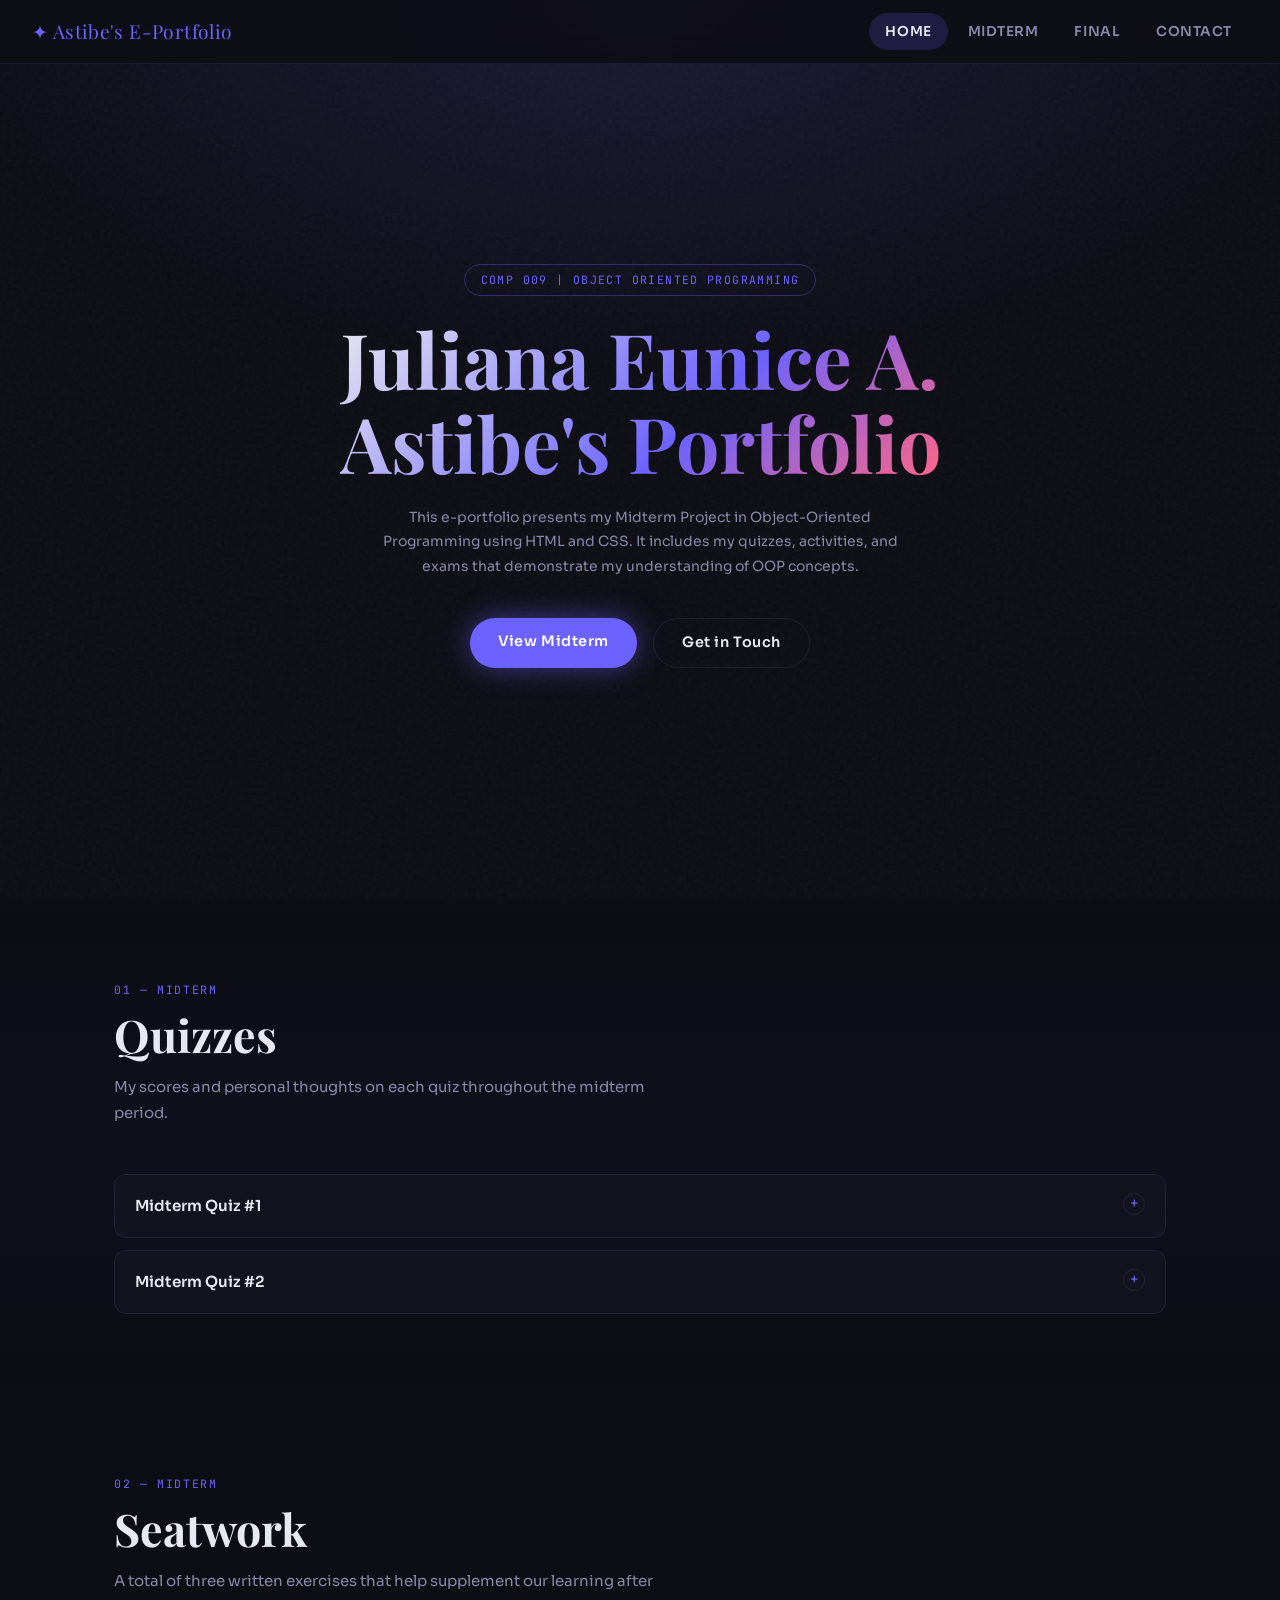
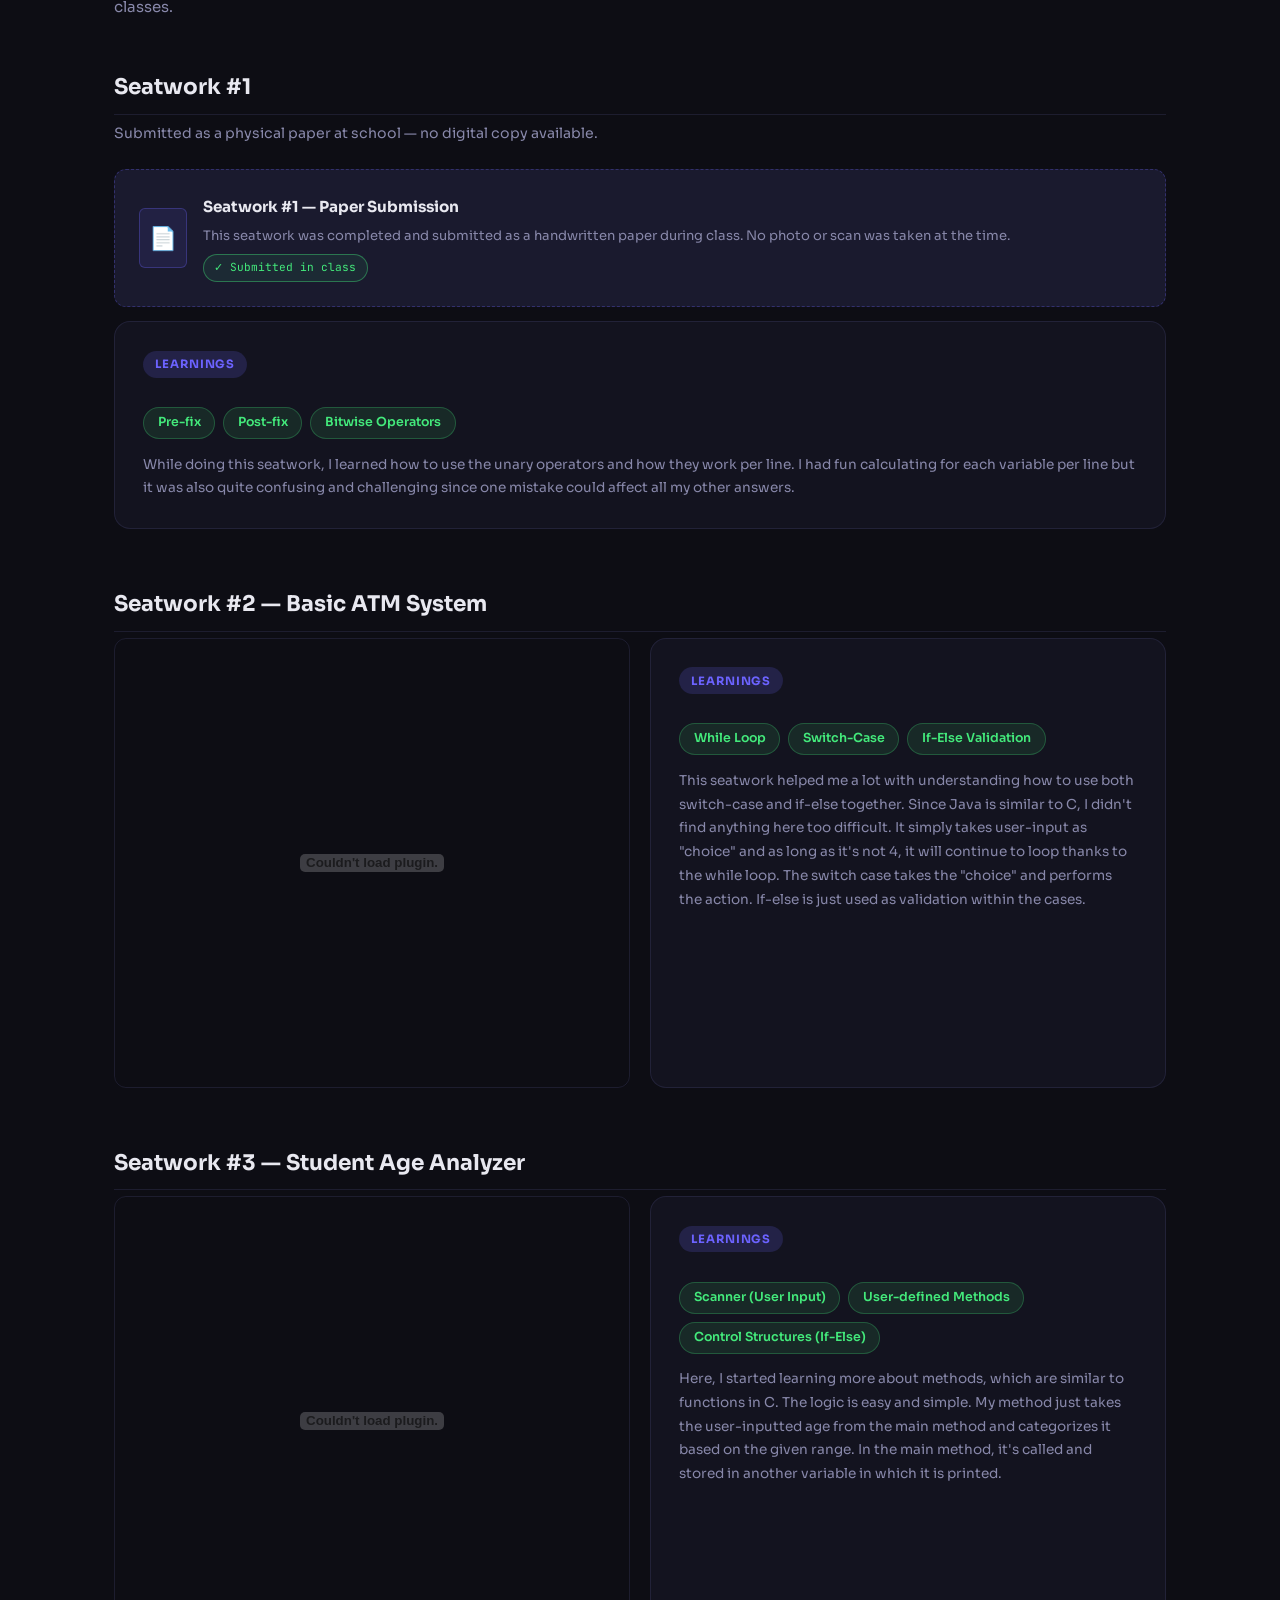
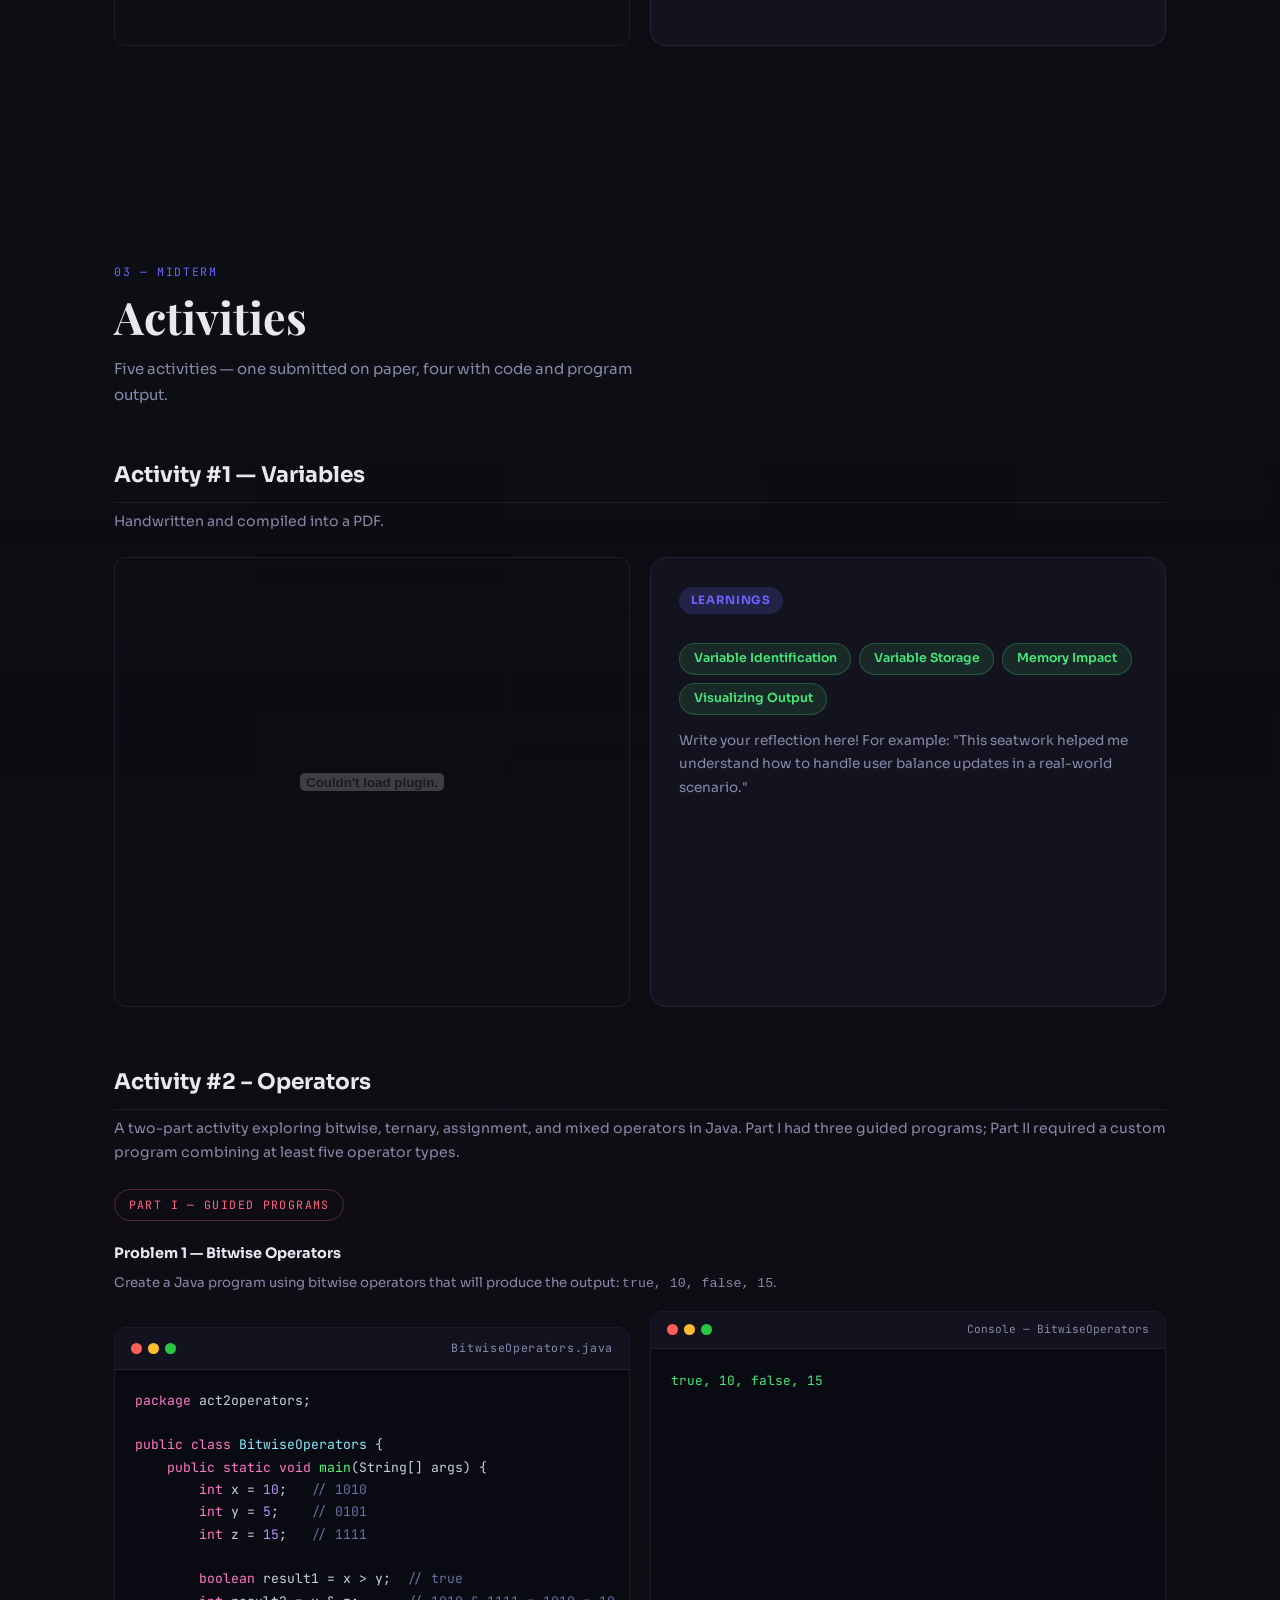
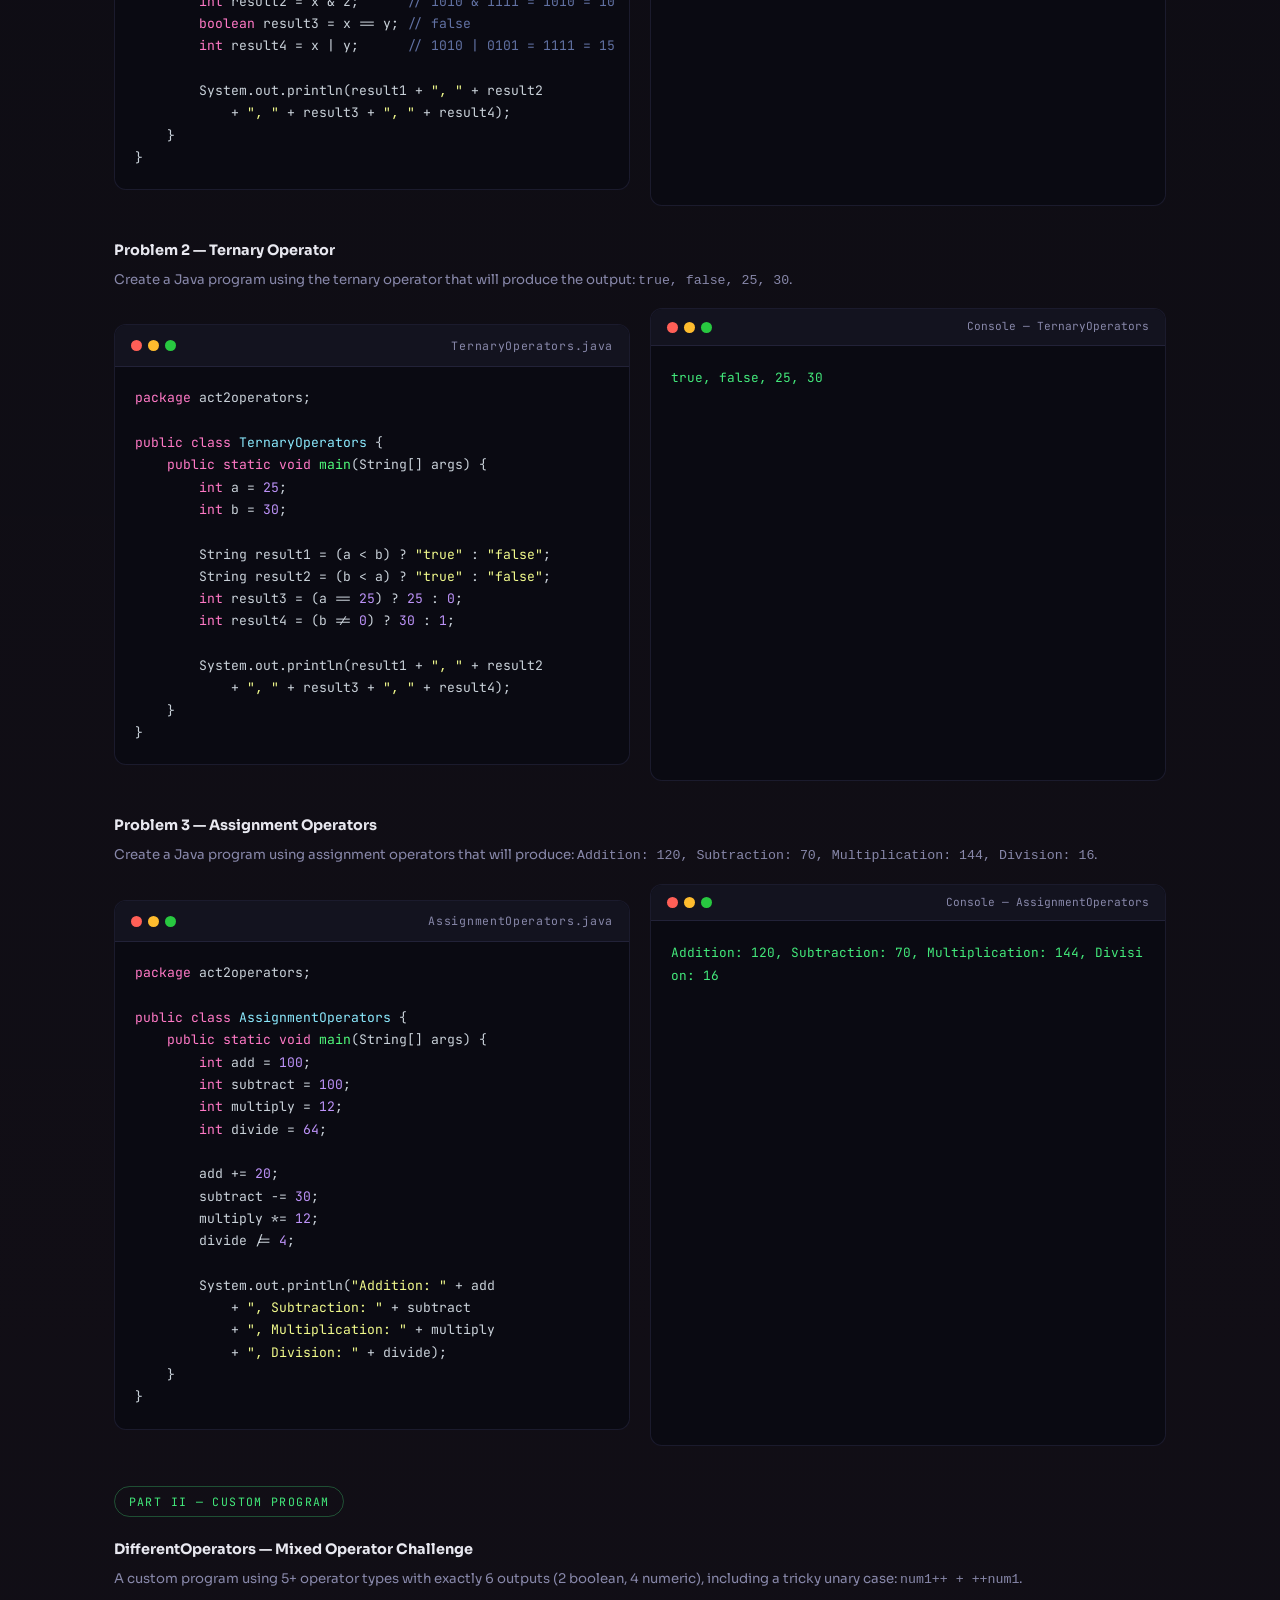
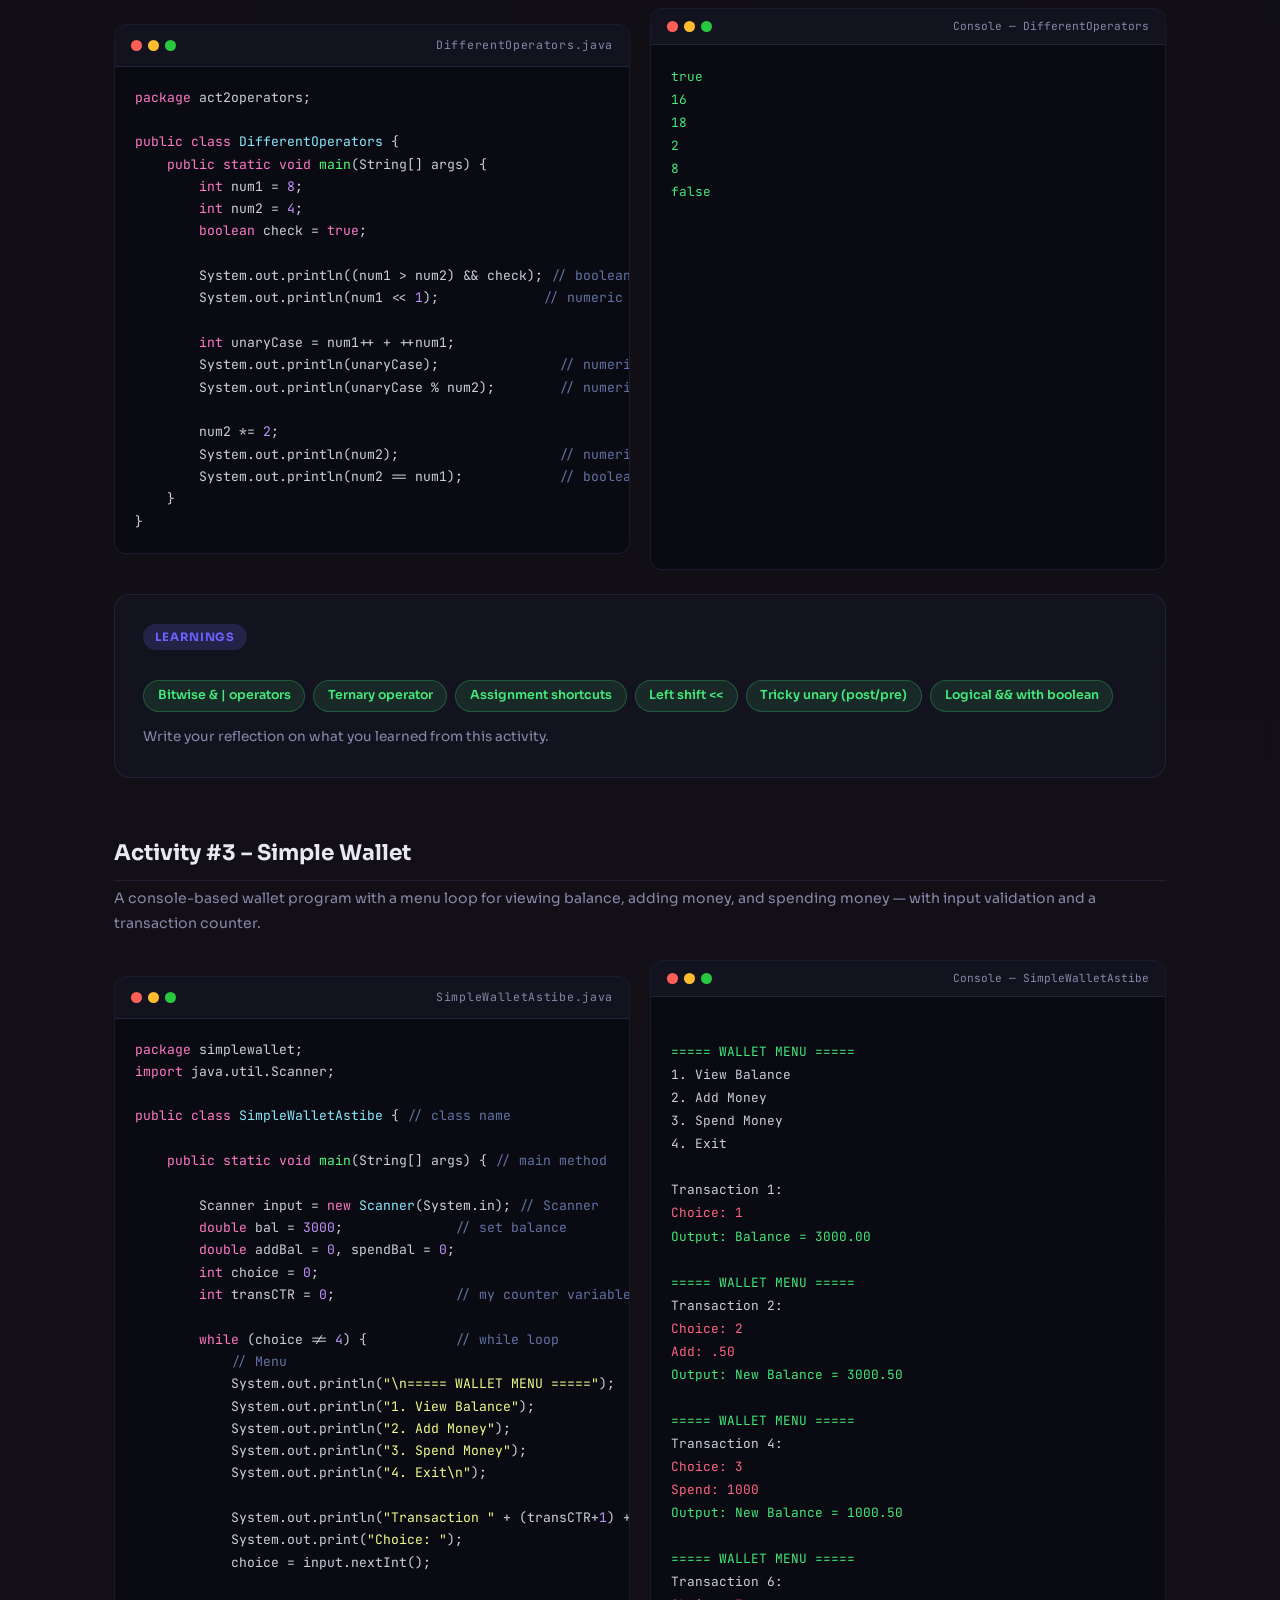
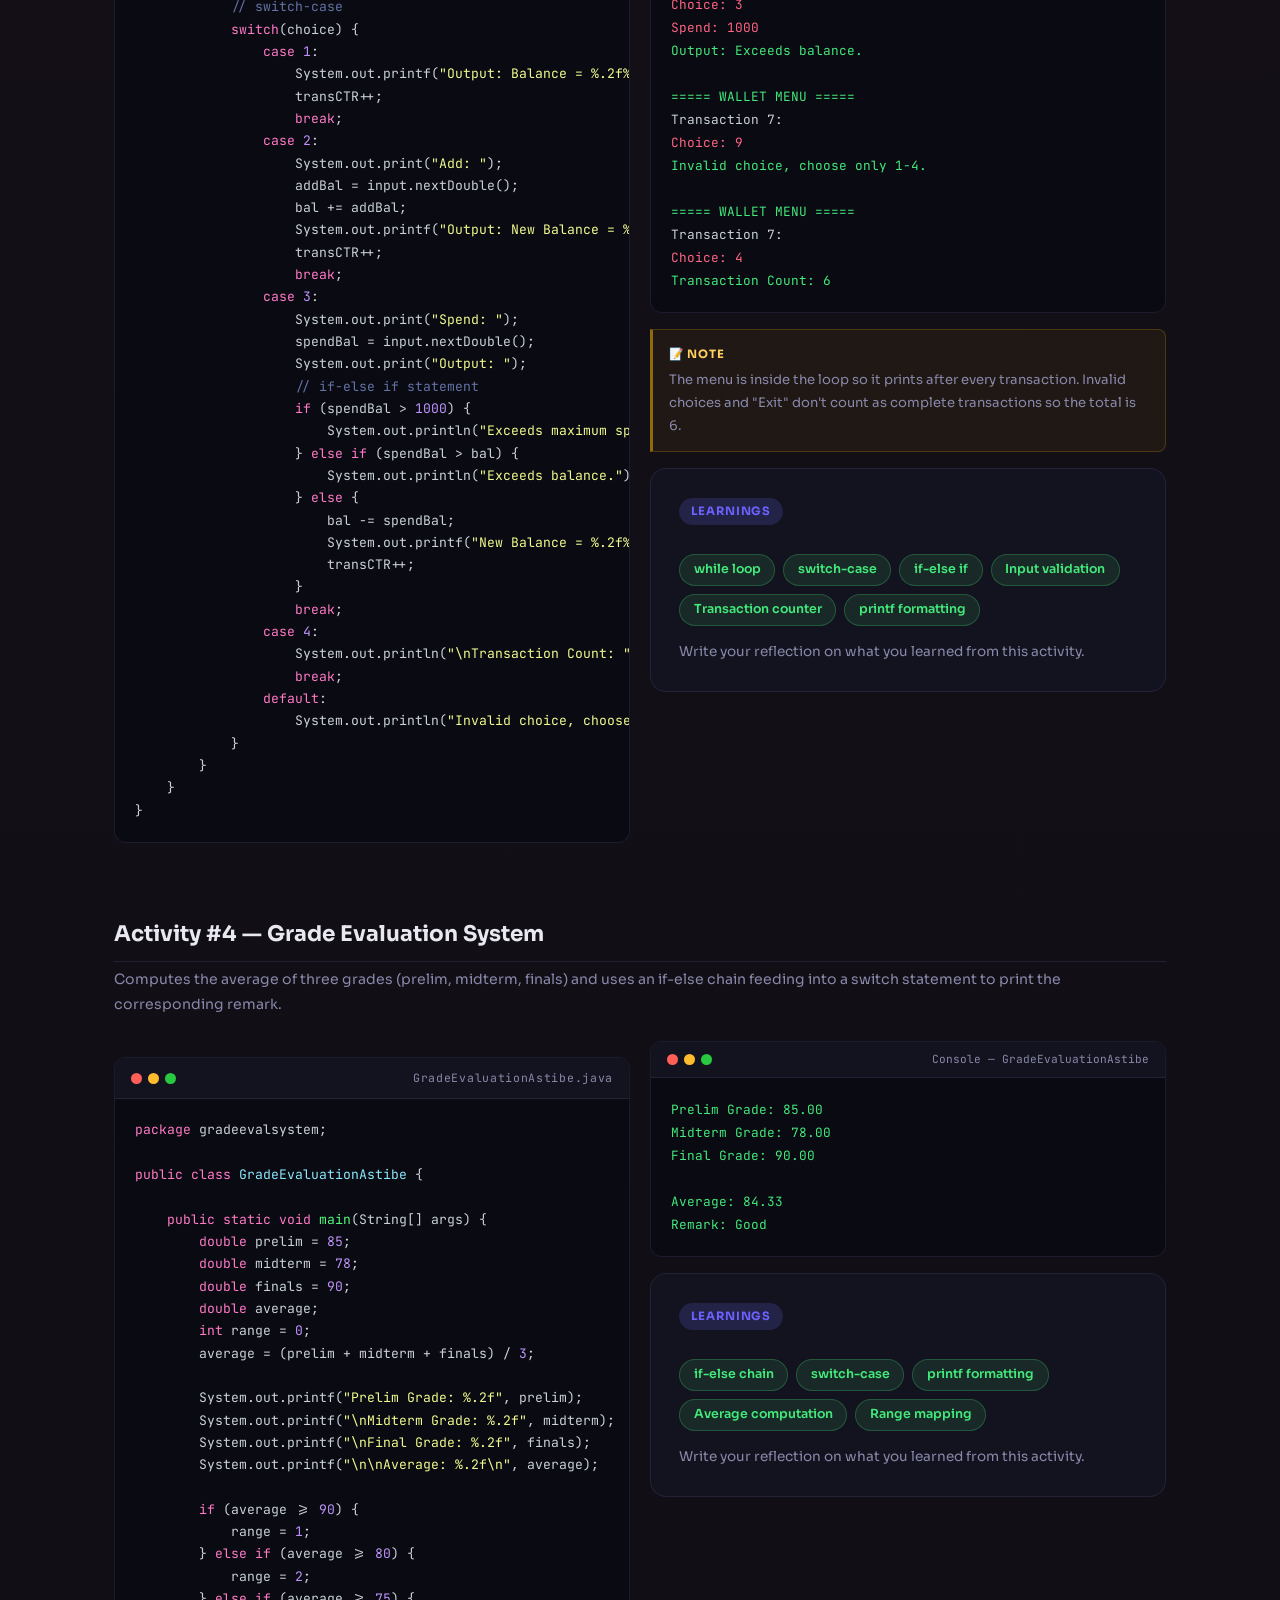
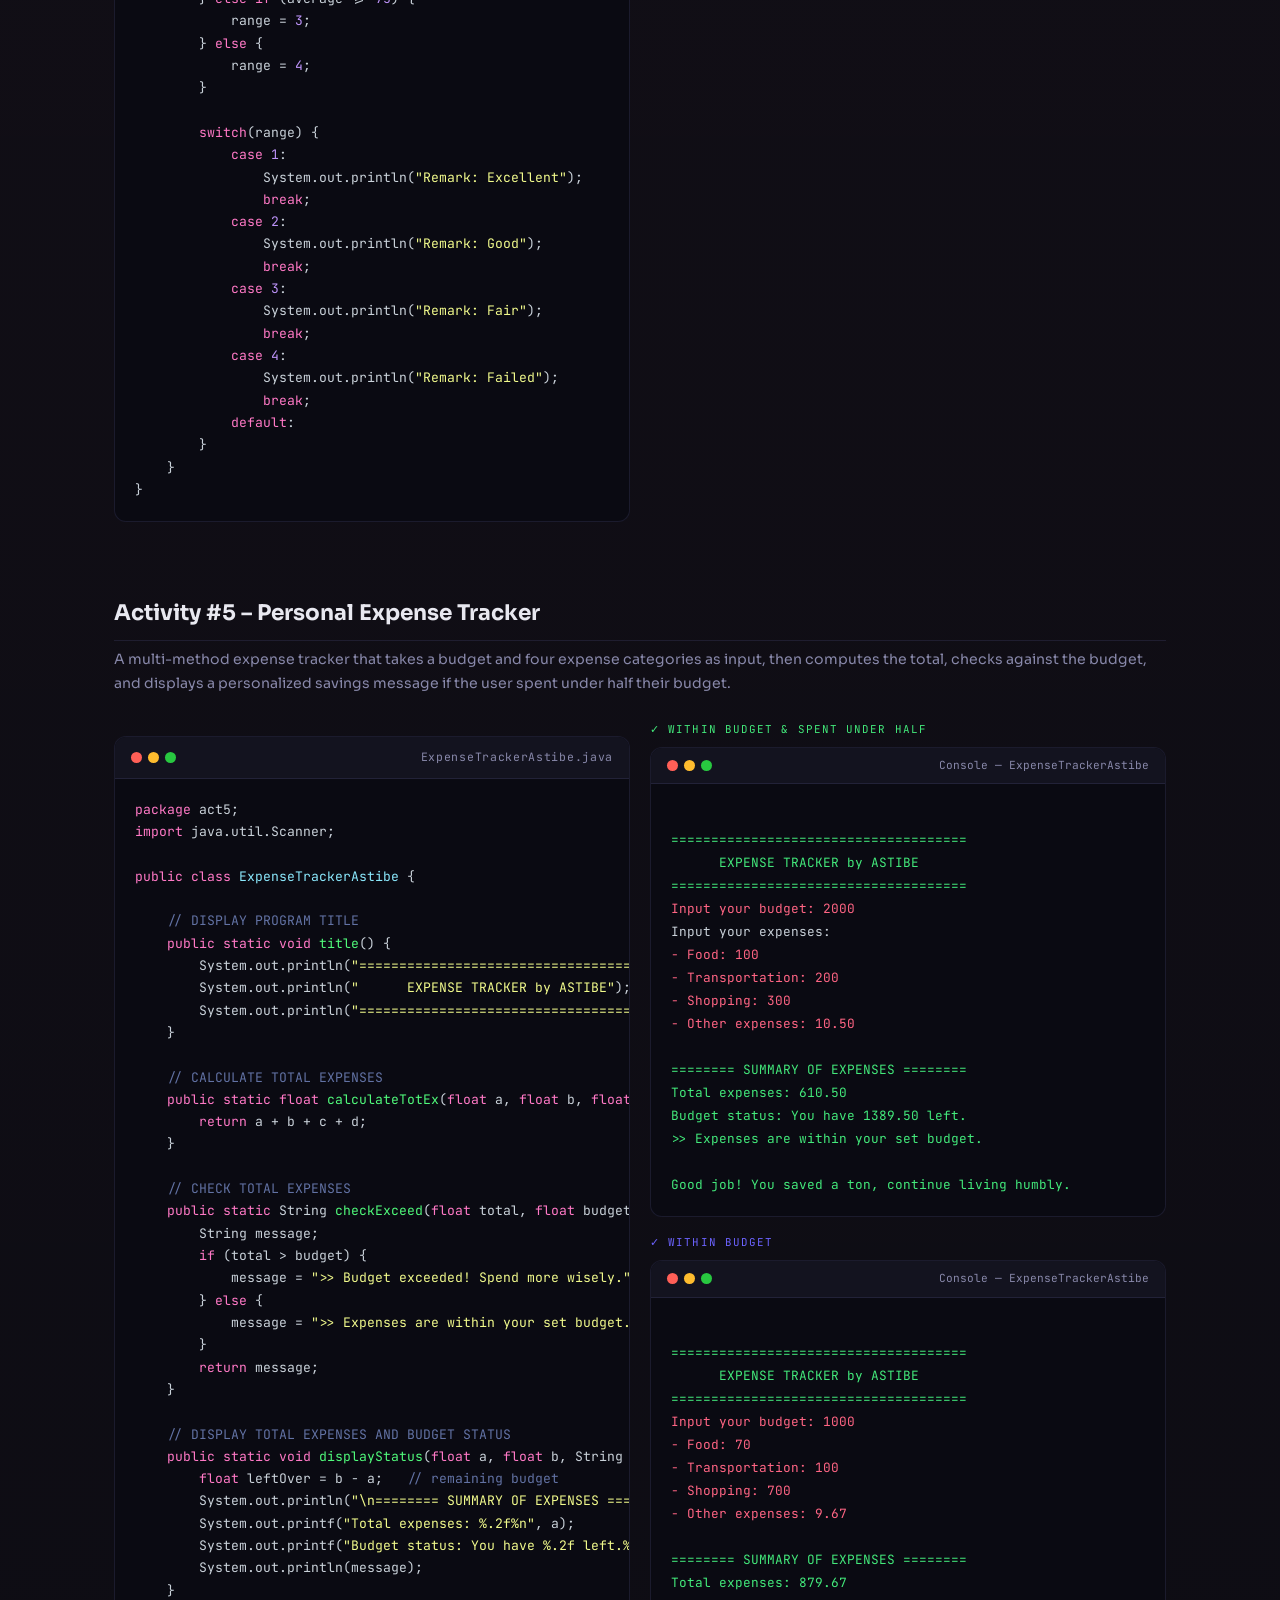
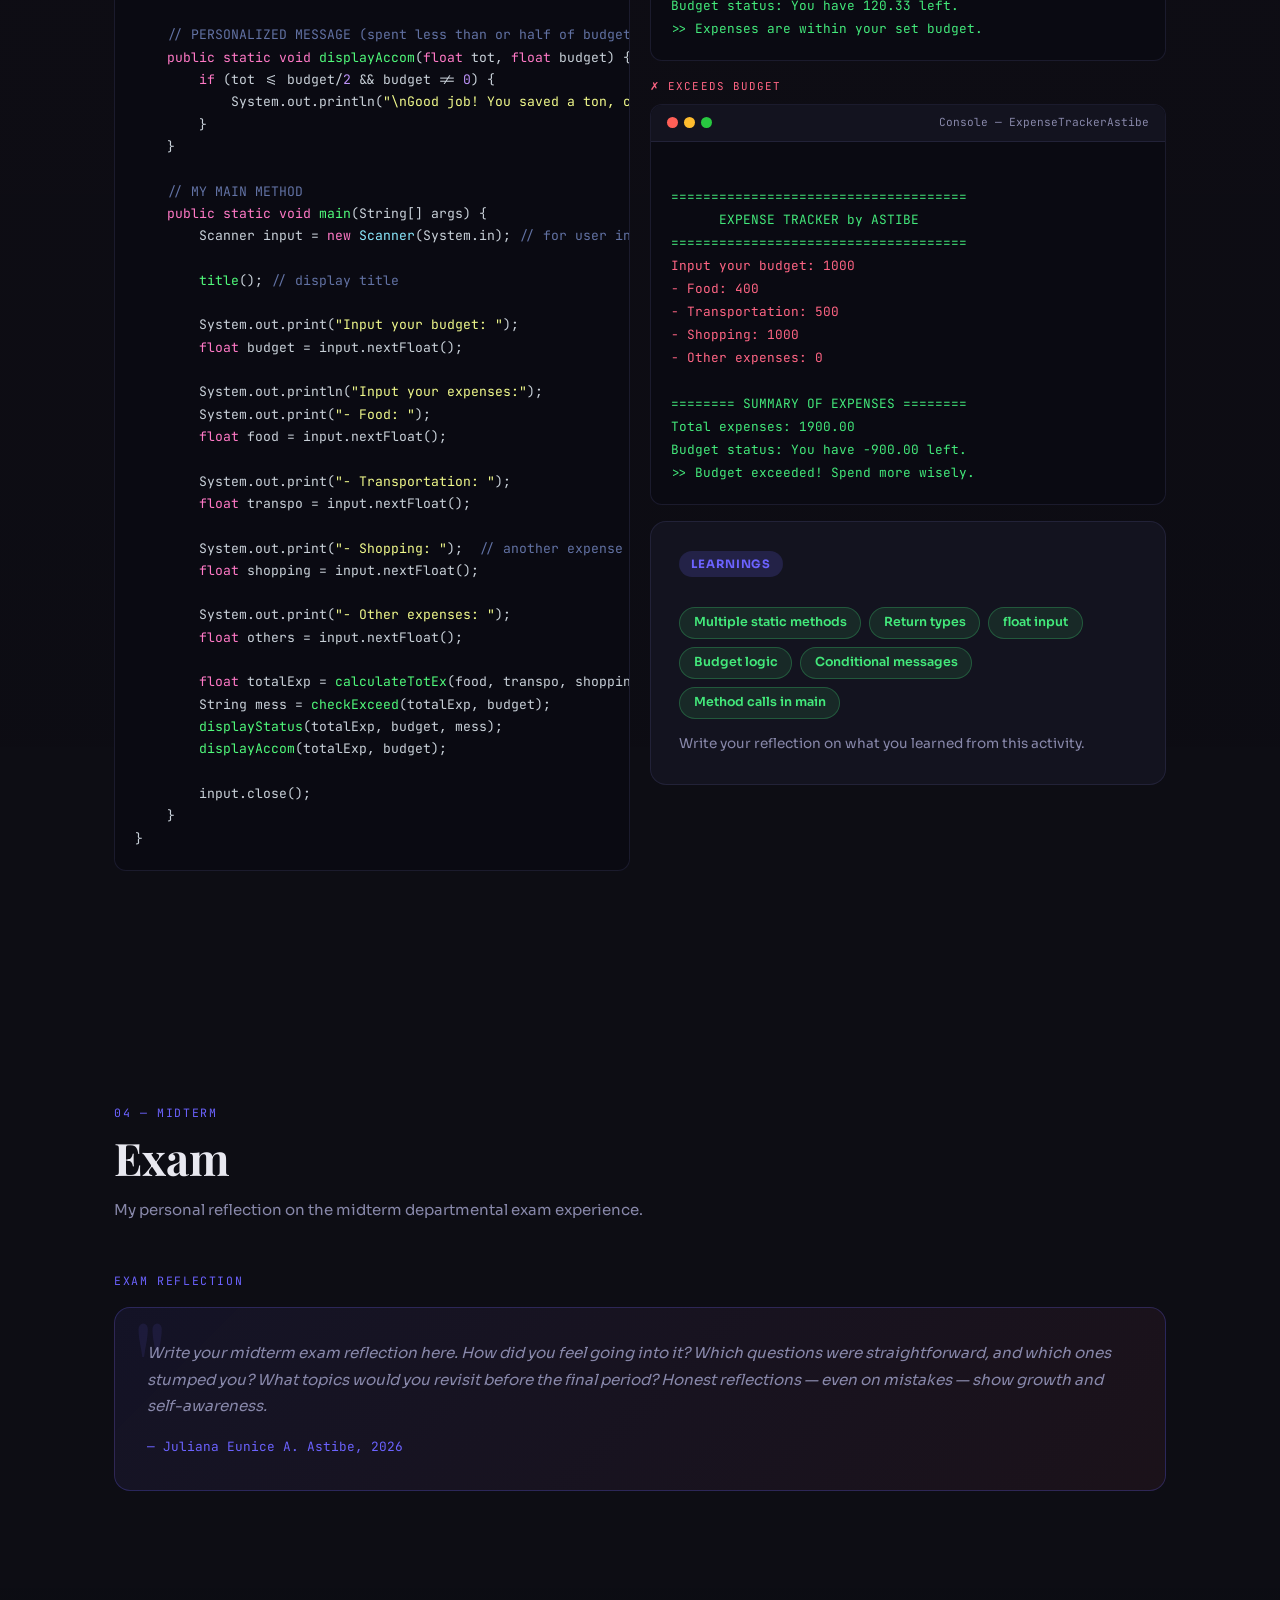
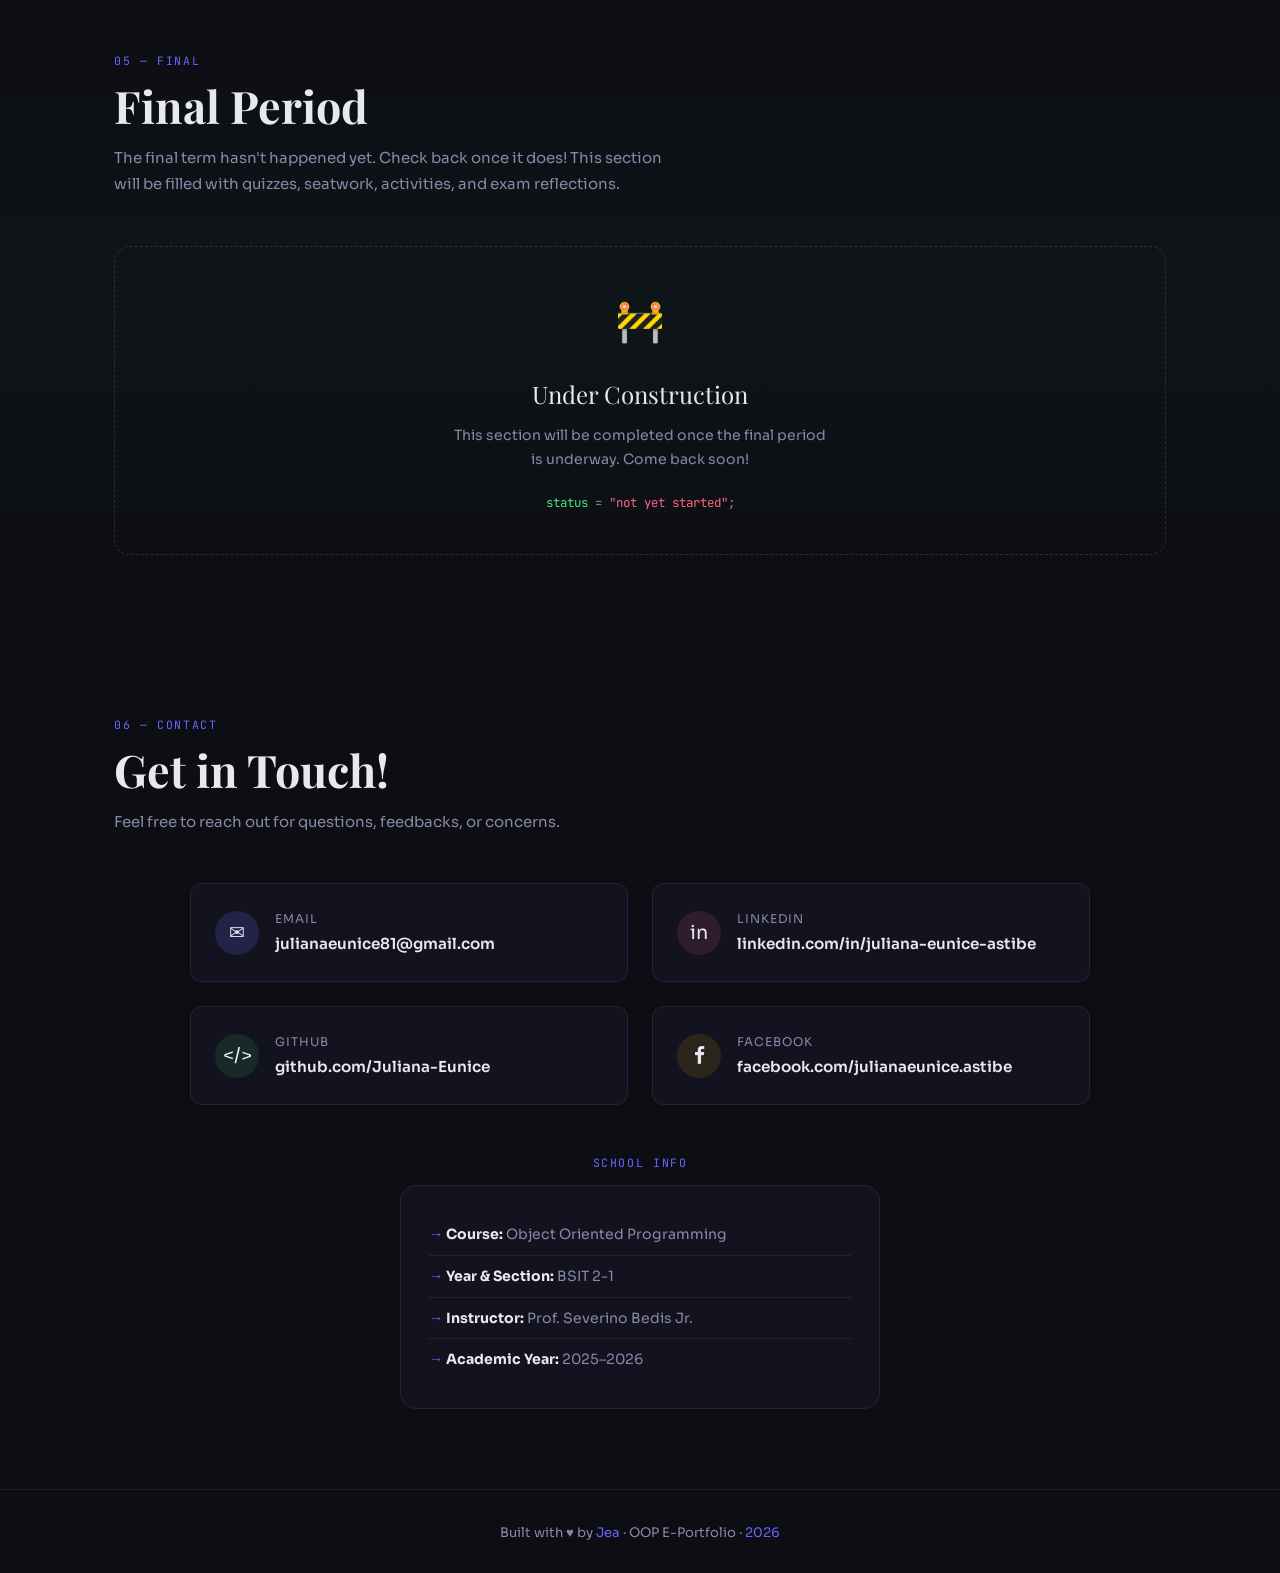
<file: portfolio.html>
<!DOCTYPE html>
<html lang="en">
<head>
<meta charset="UTF-8"/>
<meta name="viewport" content="width=device-width, initial-scale=1.0"/>
<title>Astibe's E-Portfolio</title>
<link href="https://fonts.googleapis.com/css2?family=Sora:wght@300;400;600;700&family=JetBrains+Mono:wght@400;700&family=Playfair+Display:wght@700&display=swap" rel="stylesheet"/>
<link rel="stylesheet" href="style.css"/>
<link rel="stylesheet" href="https://cdnjs.cloudflare.com/ajax/libs/font-awesome/4.7.0/css/font-awesome.min.css">
</head>
<body>

<!-- NAV -->
<nav id="mainNav">
  <div class="nav-logo">✦ Astibe's E-Portfolio</div>
  <div class="nav-links" id="navLinks">
    <a href="#home" class="active">Home</a>
    <a href="#midterm">Midterm</a>
    <a href="#final">Final</a>
    <a href="#contact">Contact</a>
  </div>
  <div class="hamburger" id="hamburger" onclick="toggleMenu()">
    <span></span><span></span><span></span>
  </div>
</nav>

<!-- HOME -->
<section id="home">
  <div>
    <div class="hero-eyebrow">COMP 009 | OBJECT ORIENTED PROGRAMMING</div>
    <h1 class="hero-title">Juliana Eunice A.<br>Astibe's Portfolio</h1>
    <p class="hero-sub">This e-portfolio presents my Midterm Project in Object-Oriented Programming using HTML and CSS. It includes my quizzes, activities, and exams that demonstrate my understanding of OOP concepts.</p>
    <div class="hero-cta">
      <a href="#midterm" class="btn btn-primary">View Midterm</a>
      <a href="#contact" class="btn btn-outline">Get in Touch</a>
    </div>
  </div>
</section>

<!-- MIDTERM -->
<section id="midterm">

  <!-- SECONDARY NAV -->
  <div id="subNav" class="sub-nav">
    <div class="sub-nav-inner">
      <a href="#mt-quizzes" class="sub-nav-link active">Quizzes</a>
      <a href="#mt-seatwork" class="sub-nav-link">Seatwork</a>
      <a href="#mt-activities" class="sub-nav-link">Activities</a>
      <a href="#mt-exam" class="sub-nav-link">Exam</a>
    </div>
  </div>

  <!-- ── QUIZZES ── -->
  <div id="mt-quizzes" class="section-wrap" style="background: linear-gradient(180deg, transparent, rgba(108,99,255,0.04) 50%, transparent);">
    <div class="container">
      <div class="section-label">01 — Midterm</div>
      <h2 class="section-title">Quizzes</h2>
      <p class="section-desc">My scores and personal thoughts on each quiz throughout the midterm period.</p>

      <div class="accordion" id="quizAccordion">

        <!-- QUIZ 1 -->
        <div class="acc-item">
          <div class="acc-header" onclick="toggleAcc(this)">
            <span class="acc-q">Midterm Quiz #1</span>
            <div class="acc-icon">+</div>
          </div>
          <div class="acc-body">
            <div class="score-display">
              <div class="score-circle">
                <div class="score-num">23</div>
                <div class="score-denom">/ 30</div>
              </div>
              <div class="score-info">
                <h4>Quiz 1 Score</h4>
                <p>23 out of 30 — 76.7%</p>
              </div>
            </div>
            <div class="acc-thoughts">
              <strong>💭 My Thoughts</strong>
              Despite being informed beforehand of a quiz, I still didn't review enough, making me miss a lot of questions and just guess. Even without knowing my score, I knew that I didn't do as well as I could have and it was a lesson to study this course more intensely.
            </div>
          </div>
        </div>

        <!-- QUIZ 2 -->
        <div class="acc-item">
          <div class="acc-header" onclick="toggleAcc(this)">
            <span class="acc-q">Midterm Quiz #2</span>
            <div class="acc-icon">+</div>
          </div>
          <div class="acc-body">
            <div class="score-display">
              <div class="score-circle">
                <div class="score-num">41</div>
                <div class="score-denom">/ 45</div>
              </div>
              <div class="score-info">
                <h4>Quiz 2 Score</h4>
                <p>41 out of 45 — 91.1%</p>
              </div>
            </div>
            <div class="acc-thoughts">
              <strong>💭 My Thoughts</strong>
              I'm really proud of this quiz because I have retained a lot of knowledge from anaylzing the materials given. I also listened more attentively in class so I'm glad it reflected on this quiz. I'm actually not sure what the correct answers were to the questions I got wrong so I hope we can get the answer key.
            </div>
          </div>
        </div>
</div>
    </div>
  </div>

  <!-- ── SEATWORKS ── -->
  <div id="mt-seatwork" class="section-wrap">
    <div class="container">
      <div class="section-label">02 — Midterm</div>
      <h2 class="section-title">Seatwork</h2>
      <p class="section-desc">A total of three written exercises that help supplement our learning after classes.</p>

      <!-- SW1 -->
      <div class="sub-section">
        <div class="sub-section-title">Seatwork #1</div>
        <div class="sub-section-desc">Submitted as a physical paper at school — no digital copy available.</div>
        <div class="paper-card">
          <div class="paper-icon">📄</div>
          <div class="paper-info">
            <h4>Seatwork #1 — Paper Submission</h4>
            <p>This seatwork was completed and submitted as a handwritten paper during class. No photo or scan was taken at the time.</p>
            <span class="paper-badge submitted">✓ Submitted in class</span>
          </div>
        </div>
        <div class="card" style="margin-top:0.875rem;">
            <div class="card-tag">Learnings</div>
            <div class="learnings">
              <span class="learning-badge">Pre-fix</span>
              <span class="learning-badge">Post-fix</span>
              <span class="learning-badge">Bitwise Operators</span>
            </div>
            <p style="color:var(--muted); font-size:0.85rem; margin-top:0.85rem;">
              While doing this seatwork, I learned how to use the unary operators and how they work per line. I had fun calculating for each variable per line but it was also quite confusing and challenging since one mistake could affect all my other answers. 
            </p>
          </div>
      </div>

      <!-- SW2 -->
      <div class="sub-section">
        <div class="sub-section-title">Seatwork #2 — Basic ATM System</div>
        
        <div class="grid-2">
          
          <embed src="SW2.pdf" type="application/pdf" width="100%" height="450px" style="border-radius:12px; border:1px solid var(--border);" />

          <div class="card" style="margin-top:0;">
            <div class="card-tag">Learnings</div>
            <div class="learnings">
              <span class="learning-badge">While Loop</span>
              <span class="learning-badge">Switch-Case</span>
              <span class="learning-badge">If-Else Validation</span>
            </div>
            <p style="color:var(--muted); font-size:0.85rem; margin-top:0.85rem;">
              This seatwork helped me a lot with understanding how to use both switch-case and if-else together. Since Java is similar to C, I didn't find anything here too difficult. 
              It simply takes user-input as "choice" and as long as it's not 4, it will continue to loop thanks to the while loop. The switch case takes the "choice" and performs the action. If-else is just used as validation within the cases.
            </p>
          </div>

        </div>
      
      </div>

      <!-- SW3 -->
      <div class="sub-section">
        <div class="sub-section-title">Seatwork #3 — Student Age Analyzer</div>
        
        <div class="grid-2">
          
          <embed src="SW3.pdf" type="application/pdf" width="100%" height="450px" style="border-radius:12px; border:1px solid var(--border);" />

          <div class="card" style="margin-top:0;">
            <div class="card-tag">Learnings</div>
            <div class="learnings">
              <span class="learning-badge">Scanner (User Input)</span>
              <span class="learning-badge">User-defined Methods</span>
              <span class="learning-badge">Control Structures (If-Else)</span>
            </div>
            <p style="color:var(--muted); font-size:0.85rem; margin-top:0.85rem;">
              Here, I started learning more about methods, which are similar to functions in C. The logic is easy and simple.
              My method just takes the user-inputted age from the main method and categorizes it based on the given range. In the main method, it's called and stored in another variable in which it is printed.
            </p>
          </div>
        </div>
      </div>

    </div>
  </div>

  <!-- ── ACTIVITIES ── -->
  <div id="mt-activities" class="section-wrap" style="background: linear-gradient(180deg, transparent, rgba(255,101,132,0.03) 50%, transparent);">
    <div class="container">
      <div class="section-label">03 — Midterm</div>
      <h2 class="section-title">Activities</h2>
      <p class="section-desc">Five activities — one submitted on paper, four with code and program output.</p>

      <!-- ACTIVITY 1 — PAPER -->
      <div class="sub-section">
        <div class="sub-section-title">Activity #1 — Variables</div>
        <div class="sub-section-desc">Handwritten and compiled into a PDF.</div>
        
        <div class="grid-2">
          
          <embed src="Act1.pdf" type="application/pdf" width="100%" height="450px" style="border-radius:12px; border:1px solid var(--border);" />

          <div class="card" style="margin-top:0;">
            <div class="card-tag">Learnings</div>
            <div class="learnings">
              <span class="learning-badge">Variable Identification</span>
              <span class="learning-badge">Variable Storage</span>
              <span class="learning-badge">Memory Impact</span>
              <span class="learning-badge">Visualizing Output</span>
            </div>
            <p style="color:var(--muted); font-size:0.85rem; margin-top:0.85rem;">
              Write your reflection here! For example: "This seatwork helped me understand how to handle user balance updates in a real-world scenario."
            </p>
          </div>
        </div>
      </div>

      <!-- ACTIVITY 2 — CODE -->
      <div class="sub-section">
        <div class="sub-section-title">Activity #2 – Operators</div>
        <div class="sub-section-desc">A two-part activity exploring bitwise, ternary, assignment, and mixed operators in Java. Part I had three guided programs; Part II required a custom program combining at least five operator types.</div>

        <!-- PART I label -->
        <div style="font-family:'JetBrains Mono',monospace; font-size:0.72rem; color:var(--accent2); letter-spacing:0.12em; text-transform:uppercase; margin-bottom:1.25rem; padding:0.3rem 0.85rem; border:1px solid rgba(255,101,132,0.3); border-radius:2rem; display:inline-block;">Part I — Guided Programs</div>

        <!-- Problem 1: Bitwise -->
        <div style="margin-bottom:2rem;">
          <div style="font-weight:700; font-size:0.9rem; margin-bottom:0.3rem; color:var(--text);">Problem 1 — Bitwise Operators</div>
          <p style="color:var(--muted); font-size:0.83rem; margin-bottom:1rem;">Create a Java program using bitwise operators that will produce the output: <code>true, 10, false, 15</code>.</p>
          <div class="grid-2">
            <div class="code-block">
              <div class="code-header"><div class="code-dots"><span></span><span></span><span></span></div><span class="code-lang">BitwiseOperators.java</span></div>
              <div class="code-body"><span class="kw">package</span> act2operators;

<span class="kw">public class</span> <span class="ty">BitwiseOperators</span> {
    <span class="kw">public static void</span> <span class="fn">main</span>(String[] args) {
        <span class="kw">int</span> x = <span class="nm">10</span>;   <span class="cm">// 1010</span>
        <span class="kw">int</span> y = <span class="nm">5</span>;    <span class="cm">// 0101</span>
        <span class="kw">int</span> z = <span class="nm">15</span>;   <span class="cm">// 1111</span>

        <span class="kw">boolean</span> result1 = x &gt; y;  <span class="cm">// true</span>
        <span class="kw">int</span> result2 = x &amp; z;      <span class="cm">// 1010 &amp; 1111 = 1010 = 10</span>
        <span class="kw">boolean</span> result3 = x == y; <span class="cm">// false</span>
        <span class="kw">int</span> result4 = x | y;      <span class="cm">// 1010 | 0101 = 1111 = 15</span>

        System.out.println(result1 + <span class="st">", "</span> + result2
            + <span class="st">", "</span> + result3 + <span class="st">", "</span> + result4);
    }
}</div>
            </div>
            <div class="screenshot-mock">
              <div class="screenshot-bar"><div class="code-dots"><span></span><span></span><span></span></div><span class="address">Console — BitwiseOperators</span></div>
              <div class="screenshot-content"><span class="output-line">true, 10, false, 15</span></div>
            </div>
          </div>
        </div>

        <!-- Problem 2: Ternary -->
        <div style="margin-bottom:2rem;">
          <div style="font-weight:700; font-size:0.9rem; margin-bottom:0.3rem; color:var(--text);">Problem 2 — Ternary Operator</div>
          <p style="color:var(--muted); font-size:0.83rem; margin-bottom:1rem;">Create a Java program using the ternary operator that will produce the output: <code>true, false, 25, 30</code>.</p>
          <div class="grid-2">
            <div class="code-block">
              <div class="code-header"><div class="code-dots"><span></span><span></span><span></span></div><span class="code-lang">TernaryOperators.java</span></div>
              <div class="code-body"><span class="kw">package</span> act2operators;

<span class="kw">public class</span> <span class="ty">TernaryOperators</span> {
    <span class="kw">public static void</span> <span class="fn">main</span>(String[] args) {
        <span class="kw">int</span> a = <span class="nm">25</span>;
        <span class="kw">int</span> b = <span class="nm">30</span>;

        String result1 = (a &lt; b) ? <span class="st">"true"</span> : <span class="st">"false"</span>;
        String result2 = (b &lt; a) ? <span class="st">"true"</span> : <span class="st">"false"</span>;
        <span class="kw">int</span> result3 = (a == <span class="nm">25</span>) ? <span class="nm">25</span> : <span class="nm">0</span>;
        <span class="kw">int</span> result4 = (b != <span class="nm">0</span>) ? <span class="nm">30</span> : <span class="nm">1</span>;

        System.out.println(result1 + <span class="st">", "</span> + result2
            + <span class="st">", "</span> + result3 + <span class="st">", "</span> + result4);
    }
}</div>
            </div>
            <div class="screenshot-mock">
              <div class="screenshot-bar"><div class="code-dots"><span></span><span></span><span></span></div><span class="address">Console — TernaryOperators</span></div>
              <div class="screenshot-content"><span class="output-line">true, false, 25, 30</span></div>
            </div>
          </div>
        </div>

        <!-- Problem 3: Assignment -->
        <div style="margin-bottom:2.5rem;">
          <div style="font-weight:700; font-size:0.9rem; margin-bottom:0.3rem; color:var(--text);">Problem 3 — Assignment Operators</div>
          <p style="color:var(--muted); font-size:0.83rem; margin-bottom:1rem;">Create a Java program using assignment operators that will produce: <code>Addition: 120, Subtraction: 70, Multiplication: 144, Division: 16</code>.</p>
          <div class="grid-2">
            <div class="code-block">
              <div class="code-header"><div class="code-dots"><span></span><span></span><span></span></div><span class="code-lang">AssignmentOperators.java</span></div>
              <div class="code-body"><span class="kw">package</span> act2operators;

<span class="kw">public class</span> <span class="ty">AssignmentOperators</span> {
    <span class="kw">public static void</span> <span class="fn">main</span>(String[] args) {
        <span class="kw">int</span> add = <span class="nm">100</span>;
        <span class="kw">int</span> subtract = <span class="nm">100</span>;
        <span class="kw">int</span> multiply = <span class="nm">12</span>;
        <span class="kw">int</span> divide = <span class="nm">64</span>;

        add += <span class="nm">20</span>;
        subtract -= <span class="nm">30</span>;
        multiply *= <span class="nm">12</span>;
        divide /= <span class="nm">4</span>;

        System.out.println(<span class="st">"Addition: "</span> + add
            + <span class="st">", Subtraction: "</span> + subtract
            + <span class="st">", Multiplication: "</span> + multiply
            + <span class="st">", Division: "</span> + divide);
    }
}</div>
            </div>
            <div class="screenshot-mock">
              <div class="screenshot-bar"><div class="code-dots"><span></span><span></span><span></span></div><span class="address">Console — AssignmentOperators</span></div>
              <div class="screenshot-content"><span class="output-line">Addition: 120, Subtraction: 70, Multiplication: 144, Division: 16</span></div>
            </div>
          </div>
        </div>

        <!-- PART II label -->
        <div style="font-family:'JetBrains Mono',monospace; font-size:0.72rem; color:var(--accent3); letter-spacing:0.12em; text-transform:uppercase; margin-bottom:1.25rem; padding:0.3rem 0.85rem; border:1px solid rgba(67,233,123,0.3); border-radius:2rem; display:inline-block;">Part II — Custom Program</div>

        <!-- Problem 4: DifferentOperators -->
        <div style="margin-bottom:1.5rem;">
          <div style="font-weight:700; font-size:0.9rem; margin-bottom:0.3rem; color:var(--text);">DifferentOperators — Mixed Operator Challenge</div>
          <p style="color:var(--muted); font-size:0.83rem; margin-bottom:1rem;">A custom program using 5+ operator types with exactly 6 outputs (2 boolean, 4 numeric), including a tricky unary case: <code>num1++ + ++num1</code>.</p>
          <div class="grid-2">
            <div class="code-block">
              <div class="code-header"><div class="code-dots"><span></span><span></span><span></span></div><span class="code-lang">DifferentOperators.java</span></div>
              <div class="code-body"><span class="kw">package</span> act2operators;

<span class="kw">public class</span> <span class="ty">DifferentOperators</span> {
    <span class="kw">public static void</span> <span class="fn">main</span>(String[] args) {
        <span class="kw">int</span> num1 = <span class="nm">8</span>;
        <span class="kw">int</span> num2 = <span class="nm">4</span>;
        <span class="kw">boolean</span> check = <span class="kw">true</span>;

        System.out.println((num1 &gt; num2) &amp;&amp; check); <span class="cm">// boolean #1</span>
        System.out.println(num1 &lt;&lt; <span class="nm">1</span>);             <span class="cm">// numeric #1</span>

        <span class="kw">int</span> unaryCase = num1++ + ++num1;
        System.out.println(unaryCase);               <span class="cm">// numeric #2</span>
        System.out.println(unaryCase % num2);        <span class="cm">// numeric #3</span>

        num2 *= <span class="nm">2</span>;
        System.out.println(num2);                    <span class="cm">// numeric #4</span>
        System.out.println(num2 == num1);            <span class="cm">// boolean #2</span>
    }
}</div>
            </div>
            <div class="screenshot-mock">
              <div class="screenshot-bar"><div class="code-dots"><span></span><span></span><span></span></div><span class="address">Console — DifferentOperators</span></div>
              <div class="screenshot-content"><span class="output-line">true</span>
<span class="output-line">16</span>
<span class="output-line">18</span>
<span class="output-line">2</span>
<span class="output-line">8</span>
<span class="output-line">false</span></div>
            </div>
          </div>
        </div>

        <!-- Learnings -->
        <div class="card" style="margin-top:1rem;">
          <div class="card-tag">Learnings</div>
          <div class="learnings">
            <span class="learning-badge">Bitwise &amp; | operators</span>
            <span class="learning-badge">Ternary operator</span>
            <span class="learning-badge">Assignment shortcuts</span>
            <span class="learning-badge">Left shift &lt;&lt;</span>
            <span class="learning-badge">Tricky unary (post/pre)</span>
            <span class="learning-badge">Logical &amp;&amp; with boolean</span>
          </div>
          <p style="color:var(--muted); font-size:0.85rem; margin-top:0.85rem;">Write your reflection on what you learned from this activity.</p>
        </div>
      </div>

      <!-- ACTIVITY 3 — CODE -->
      <div class="sub-section">
        <div class="sub-section-title">Activity #3 – Simple Wallet</div>
        <div class="sub-section-desc">A console-based wallet program with a menu loop for viewing balance, adding money, and spending money — with input validation and a transaction counter.</div>

        <div class="grid-2">
          <div>
            <div class="code-block">
              <div class="code-header"><div class="code-dots"><span></span><span></span><span></span></div><span class="code-lang">SimpleWalletAstibe.java</span></div>
              <div class="code-body"><span class="kw">package</span> simplewallet;
<span class="kw">import</span> java.util.Scanner;

<span class="kw">public class</span> <span class="ty">SimpleWalletAstibe</span> { <span class="cm">// class name</span>

    <span class="kw">public static void</span> <span class="fn">main</span>(String[] args) { <span class="cm">// main method</span>

        Scanner input = <span class="kw">new</span> <span class="ty">Scanner</span>(System.in); <span class="cm">// Scanner</span>
        <span class="kw">double</span> bal = <span class="nm">3000</span>;              <span class="cm">// set balance</span>
        <span class="kw">double</span> addBal = <span class="nm">0</span>, spendBal = <span class="nm">0</span>;
        <span class="kw">int</span> choice = <span class="nm">0</span>;
        <span class="kw">int</span> transCTR = <span class="nm">0</span>;               <span class="cm">// my counter variable</span>

        <span class="kw">while</span> (choice != <span class="nm">4</span>) {           <span class="cm">// while loop</span>
            <span class="cm">// Menu</span>
            System.out.println(<span class="st">"\n===== WALLET MENU ====="</span>);
            System.out.println(<span class="st">"1. View Balance"</span>);
            System.out.println(<span class="st">"2. Add Money"</span>);
            System.out.println(<span class="st">"3. Spend Money"</span>);
            System.out.println(<span class="st">"4. Exit\n"</span>);

            System.out.println(<span class="st">"Transaction "</span> + (transCTR+<span class="nm">1</span>) + <span class="st">":"</span>);
            System.out.print(<span class="st">"Choice: "</span>);
            choice = input.nextInt();

            <span class="cm">// switch-case</span>
            <span class="kw">switch</span>(choice) {
                <span class="kw">case</span> <span class="nm">1</span>:
                    System.out.printf(<span class="st">"Output: Balance = %.2f%n"</span>, bal);
                    transCTR++;
                    <span class="kw">break</span>;
                <span class="kw">case</span> <span class="nm">2</span>:
                    System.out.print(<span class="st">"Add: "</span>);
                    addBal = input.nextDouble();
                    bal += addBal;
                    System.out.printf(<span class="st">"Output: New Balance = %.2f%n"</span>, bal);
                    transCTR++;
                    <span class="kw">break</span>;
                <span class="kw">case</span> <span class="nm">3</span>:
                    System.out.print(<span class="st">"Spend: "</span>);
                    spendBal = input.nextDouble();
                    System.out.print(<span class="st">"Output: "</span>);
                    <span class="cm">// if-else if statement</span>
                    <span class="kw">if</span> (spendBal &gt; <span class="nm">1000</span>) {
                        System.out.println(<span class="st">"Exceeds maximum spend (1,000)."</span>);
                    } <span class="kw">else if</span> (spendBal &gt; bal) {
                        System.out.println(<span class="st">"Exceeds balance."</span>);
                    } <span class="kw">else</span> {
                        bal -= spendBal;
                        System.out.printf(<span class="st">"New Balance = %.2f%n"</span>, bal);
                        transCTR++;
                    }
                    <span class="kw">break</span>;
                <span class="kw">case</span> <span class="nm">4</span>:
                    System.out.println(<span class="st">"\nTransaction Count: "</span> + transCTR);
                    <span class="kw">break</span>;
                <span class="kw">default</span>:
                    System.out.println(<span class="st">"Invalid choice, choose only 1-4."</span>);
            }
        }
    }
}</div>
            </div>
          </div>
          <div>
            <div class="screenshot-mock" style="margin-bottom:1rem;">
              <div class="screenshot-bar">
                <div class="code-dots"><span></span><span></span><span></span></div>
                <span class="address">Console — SimpleWalletAstibe</span>
              </div>
              <div class="screenshot-content">
<span class="output-line">===== WALLET MENU =====</span>
1. View Balance
2. Add Money
3. Spend Money
4. Exit

Transaction 1:
<span class="prompt-line">Choice: 1</span>
<span class="output-line">Output: Balance = 3000.00</span>

<span class="output-line">===== WALLET MENU =====</span>
Transaction 2:
<span class="prompt-line">Choice: 2</span>
<span class="prompt-line">Add: .50</span>
<span class="output-line">Output: New Balance = 3000.50</span>

<span class="output-line">===== WALLET MENU =====</span>
Transaction 4:
<span class="prompt-line">Choice: 3</span>
<span class="prompt-line">Spend: 1000</span>
<span class="output-line">Output: New Balance = 1000.50</span>

<span class="output-line">===== WALLET MENU =====</span>
Transaction 6:
<span class="prompt-line">Choice: 3</span>
<span class="prompt-line">Spend: 1000</span>
<span class="output-line">Output: Exceeds balance.</span>

<span class="output-line">===== WALLET MENU =====</span>
Transaction 7:
<span class="prompt-line">Choice: 9</span>
<span class="output-line">Invalid choice, choose only 1-4.</span>

<span class="output-line">===== WALLET MENU =====</span>
Transaction 7:
<span class="prompt-line">Choice: 4</span>
<span class="output-line">Transaction Count: 6</span></div>
            </div>

            <!-- Note from PDF -->
            <div style="margin-bottom:1rem; padding:0.85rem 1rem; background:rgba(255,191,0,0.06); border:1px solid rgba(255,191,0,0.2); border-left:3px solid rgba(255,191,0,0.5); border-radius:0 8px 8px 0; font-size:0.82rem; color:var(--muted);">
              <strong style="color:#ffd060; display:block; font-size:0.72rem; text-transform:uppercase; letter-spacing:0.08em; margin-bottom:0.3rem;">📝 Note</strong>
              The menu is inside the loop so it prints after every transaction. Invalid choices and "Exit" don't count as complete transactions so the total is 6.
            </div>

            <div class="card" style="margin-top:0;">
              <div class="card-tag">Learnings</div>
              <div class="learnings">
                <span class="learning-badge">while loop</span>
                <span class="learning-badge">switch-case</span>
                <span class="learning-badge">if-else if</span>
                <span class="learning-badge">Input validation</span>
                <span class="learning-badge">Transaction counter</span>
                <span class="learning-badge">printf formatting</span>
              </div>
              <p style="color:var(--muted); font-size:0.85rem; margin-top:0.85rem;">Write your reflection on what you learned from this activity.</p>
            </div>
          </div>
        </div>
      </div>

      <!-- ACTIVITY 4 — CODE -->
      <div class="sub-section">
        <div class="sub-section-title">Activity #4 — Grade Evaluation System</div>
        <div class="sub-section-desc">Computes the average of three grades (prelim, midterm, finals) and uses an if-else chain feeding into a switch statement to print the corresponding remark.</div>

        <div class="grid-2">
          <div>
            <div class="code-block">
              <div class="code-header"><div class="code-dots"><span></span><span></span><span></span></div><span class="code-lang">GradeEvaluationAstibe.java</span></div>
              <div class="code-body"><span class="kw">package</span> gradeevalsystem;

<span class="kw">public class</span> <span class="ty">GradeEvaluationAstibe</span> {

    <span class="kw">public static void</span> <span class="fn">main</span>(String[] args) {
        <span class="kw">double</span> prelim = <span class="nm">85</span>;
        <span class="kw">double</span> midterm = <span class="nm">78</span>;
        <span class="kw">double</span> finals = <span class="nm">90</span>;
        <span class="kw">double</span> average;
        <span class="kw">int</span> range = <span class="nm">0</span>;
        average = (prelim + midterm + finals) / <span class="nm">3</span>;

        System.out.printf(<span class="st">"Prelim Grade: %.2f"</span>, prelim);
        System.out.printf(<span class="st">"\nMidterm Grade: %.2f"</span>, midterm);
        System.out.printf(<span class="st">"\nFinal Grade: %.2f"</span>, finals);
        System.out.printf(<span class="st">"\n\nAverage: %.2f\n"</span>, average);

        <span class="kw">if</span> (average >= <span class="nm">90</span>) {
            range = <span class="nm">1</span>;
        } <span class="kw">else if</span> (average >= <span class="nm">80</span>) {
            range = <span class="nm">2</span>;
        } <span class="kw">else if</span> (average >= <span class="nm">75</span>) {
            range = <span class="nm">3</span>;
        } <span class="kw">else</span> {
            range = <span class="nm">4</span>;
        }

        <span class="kw">switch</span>(range) {
            <span class="kw">case</span> <span class="nm">1</span>:
                System.out.println(<span class="st">"Remark: Excellent"</span>);
                <span class="kw">break</span>;
            <span class="kw">case</span> <span class="nm">2</span>:
                System.out.println(<span class="st">"Remark: Good"</span>);
                <span class="kw">break</span>;
            <span class="kw">case</span> <span class="nm">3</span>:
                System.out.println(<span class="st">"Remark: Fair"</span>);
                <span class="kw">break</span>;
            <span class="kw">case</span> <span class="nm">4</span>:
                System.out.println(<span class="st">"Remark: Failed"</span>);
                <span class="kw">break</span>;
            <span class="kw">default</span>:
        }
    }
}</div>
            </div>
          </div>
          <div>
            <div class="screenshot-mock" style="margin-bottom:1rem;">
              <div class="screenshot-bar"><div class="code-dots"><span></span><span></span><span></span></div><span class="address">Console &mdash; GradeEvaluationAstibe</span></div>
              <div class="screenshot-content"><span class="output-line">Prelim Grade: 85.00</span>
<span class="output-line">Midterm Grade: 78.00</span>
<span class="output-line">Final Grade: 90.00</span>

<span class="output-line">Average: 84.33</span>
<span class="output-line">Remark: Good</span></div>
            </div>
            <div class="card" style="margin-top:0;">
              <div class="card-tag">Learnings</div>
              <div class="learnings">
                <span class="learning-badge">if-else chain</span>
                <span class="learning-badge">switch-case</span>
                <span class="learning-badge">printf formatting</span>
                <span class="learning-badge">Average computation</span>
                <span class="learning-badge">Range mapping</span>
              </div>
              <p style="color:var(--muted); font-size:0.85rem; margin-top:0.85rem;">Write your reflection on what you learned from this activity.</p>
            </div>
          </div>
        </div>
      </div>

      <!-- ACTIVITY 5 — CODE -->
      <div class="sub-section">
        <div class="sub-section-title">Activity #5 – Personal Expense Tracker</div>
        <div class="sub-section-desc">A multi-method expense tracker that takes a budget and four expense categories as input, then computes the total, checks against the budget, and displays a personalized savings message if the user spent under half their budget.</div>

        <div class="grid-2">
          <div>
            <div class="code-block">
              <div class="code-header"><div class="code-dots"><span></span><span></span><span></span></div><span class="code-lang">ExpenseTrackerAstibe.java</span></div>
              <div class="code-body"><span class="kw">package</span> act5;
<span class="kw">import</span> java.util.Scanner;

<span class="kw">public class</span> <span class="ty">ExpenseTrackerAstibe</span> {

    <span class="cm">// DISPLAY PROGRAM TITLE</span>
    <span class="kw">public static void</span> <span class="fn">title</span>() {
        System.out.println(<span class="st">"====================================="</span>);
        System.out.println(<span class="st">"      EXPENSE TRACKER by ASTIBE"</span>);
        System.out.println(<span class="st">"====================================="</span>);
    }

    <span class="cm">// CALCULATE TOTAL EXPENSES</span>
    <span class="kw">public static float</span> <span class="fn">calculateTotEx</span>(<span class="kw">float</span> a, <span class="kw">float</span> b, <span class="kw">float</span> c, <span class="kw">float</span> d) {
        <span class="kw">return</span> a + b + c + d;
    }

    <span class="cm">// CHECK TOTAL EXPENSES</span>
    <span class="kw">public static</span> String <span class="fn">checkExceed</span>(<span class="kw">float</span> total, <span class="kw">float</span> budget) {
        String message;
        <span class="kw">if</span> (total &gt; budget) {
            message = <span class="st">"&gt;&gt; Budget exceeded! Spend more wisely."</span>;
        } <span class="kw">else</span> {
            message = <span class="st">"&gt;&gt; Expenses are within your set budget."</span>;
        }
        <span class="kw">return</span> message;
    }

    <span class="cm">// DISPLAY TOTAL EXPENSES AND BUDGET STATUS</span>
    <span class="kw">public static void</span> <span class="fn">displayStatus</span>(<span class="kw">float</span> a, <span class="kw">float</span> b, String message) {
        <span class="kw">float</span> leftOver = b - a;   <span class="cm">// remaining budget</span>
        System.out.println(<span class="st">"\n======== SUMMARY OF EXPENSES ========"</span>);
        System.out.printf(<span class="st">"Total expenses: %.2f%n"</span>, a);
        System.out.printf(<span class="st">"Budget status: You have %.2f left.%n"</span>, leftOver);
        System.out.println(message);
    }

    <span class="cm">// PERSONALIZED MESSAGE (spent less than or half of budget)</span>
    <span class="kw">public static void</span> <span class="fn">displayAccom</span>(<span class="kw">float</span> tot, <span class="kw">float</span> budget) {
        <span class="kw">if</span> (tot &lt;= budget/<span class="nm">2</span> &amp;&amp; budget != <span class="nm">0</span>) {
            System.out.println(<span class="st">"\nGood job! You saved a ton, continue living humbly."</span>);
        }
    }

    <span class="cm">// MY MAIN METHOD</span>
    <span class="kw">public static void</span> <span class="fn">main</span>(String[] args) {
        Scanner input = <span class="kw">new</span> <span class="ty">Scanner</span>(System.in); <span class="cm">// for user input</span>

        <span class="fn">title</span>(); <span class="cm">// display title</span>

        System.out.print(<span class="st">"Input your budget: "</span>);
        <span class="kw">float</span> budget = input.nextFloat();

        System.out.println(<span class="st">"Input your expenses:"</span>);
        System.out.print(<span class="st">"- Food: "</span>);
        <span class="kw">float</span> food = input.nextFloat();

        System.out.print(<span class="st">"- Transportation: "</span>);
        <span class="kw">float</span> transpo = input.nextFloat();

        System.out.print(<span class="st">"- Shopping: "</span>);  <span class="cm">// another expense category</span>
        <span class="kw">float</span> shopping = input.nextFloat();

        System.out.print(<span class="st">"- Other expenses: "</span>);
        <span class="kw">float</span> others = input.nextFloat();

        <span class="kw">float</span> totalExp = <span class="fn">calculateTotEx</span>(food, transpo, shopping, others);
        String mess = <span class="fn">checkExceed</span>(totalExp, budget);
        <span class="fn">displayStatus</span>(totalExp, budget, mess);
        <span class="fn">displayAccom</span>(totalExp, budget);

        input.close();
    }
}</div>
            </div>
          </div>
          <div>
            <!-- Output 1: within budget + under half -->
            <div style="font-family:'JetBrains Mono',monospace; font-size:0.68rem; color:var(--accent3); letter-spacing:0.1em; text-transform:uppercase; margin-bottom:0.5rem;">✓ Within budget &amp; spent under half</div>
            <div class="screenshot-mock" style="margin-bottom:1rem;">
              <div class="screenshot-bar"><div class="code-dots"><span></span><span></span><span></span></div><span class="address">Console — ExpenseTrackerAstibe</span></div>
              <div class="screenshot-content">
<span class="output-line">=====================================</span>
<span class="output-line">      EXPENSE TRACKER by ASTIBE</span>
<span class="output-line">=====================================</span>
<span class="prompt-line">Input your budget: 2000</span>
Input your expenses:
<span class="prompt-line">- Food: 100</span>
<span class="prompt-line">- Transportation: 200</span>
<span class="prompt-line">- Shopping: 300</span>
<span class="prompt-line">- Other expenses: 10.50</span>

<span class="output-line">======== SUMMARY OF EXPENSES ========</span>
<span class="output-line">Total expenses: 610.50</span>
<span class="output-line">Budget status: You have 1389.50 left.</span>
<span class="output-line">&gt;&gt; Expenses are within your set budget.</span>

<span class="output-line">Good job! You saved a ton, continue living humbly.</span></div>
            </div>

            <!-- Output 2: within budget, no savings message -->
            <div style="font-family:'JetBrains Mono',monospace; font-size:0.68rem; color:var(--accent); letter-spacing:0.1em; text-transform:uppercase; margin-bottom:0.5rem;">✓ Within budget</div>
            <div class="screenshot-mock" style="margin-bottom:1rem;">
              <div class="screenshot-bar"><div class="code-dots"><span></span><span></span><span></span></div><span class="address">Console — ExpenseTrackerAstibe</span></div>
              <div class="screenshot-content">
<span class="output-line">=====================================</span>
<span class="output-line">      EXPENSE TRACKER by ASTIBE</span>
<span class="output-line">=====================================</span>
<span class="prompt-line">Input your budget: 1000</span>
<span class="prompt-line">- Food: 70</span>
<span class="prompt-line">- Transportation: 100</span>
<span class="prompt-line">- Shopping: 700</span>
<span class="prompt-line">- Other expenses: 9.67</span>

<span class="output-line">======== SUMMARY OF EXPENSES ========</span>
<span class="output-line">Total expenses: 879.67</span>
<span class="output-line">Budget status: You have 120.33 left.</span>
<span class="output-line">&gt;&gt; Expenses are within your set budget.</span></div>
            </div>

            <!-- Output 3: exceeds budget -->
            <div style="font-family:'JetBrains Mono',monospace; font-size:0.68rem; color:var(--accent2); letter-spacing:0.1em; text-transform:uppercase; margin-bottom:0.5rem;">✗ Exceeds budget</div>
            <div class="screenshot-mock" style="margin-bottom:1rem;">
              <div class="screenshot-bar"><div class="code-dots"><span></span><span></span><span></span></div><span class="address">Console — ExpenseTrackerAstibe</span></div>
              <div class="screenshot-content">
<span class="output-line">=====================================</span>
<span class="output-line">      EXPENSE TRACKER by ASTIBE</span>
<span class="output-line">=====================================</span>
<span class="prompt-line">Input your budget: 1000</span>
<span class="prompt-line">- Food: 400</span>
<span class="prompt-line">- Transportation: 500</span>
<span class="prompt-line">- Shopping: 1000</span>
<span class="prompt-line">- Other expenses: 0</span>

<span class="output-line">======== SUMMARY OF EXPENSES ========</span>
<span class="output-line">Total expenses: 1900.00</span>
<span class="output-line">Budget status: You have -900.00 left.</span>
<span class="output-line">&gt;&gt; Budget exceeded! Spend more wisely.</span></div>
            </div>

            <div class="card" style="margin-top:0;">
              <div class="card-tag">Learnings</div>
              <div class="learnings">
                <span class="learning-badge">Multiple static methods</span>
                <span class="learning-badge">Return types</span>
                <span class="learning-badge">float input</span>
                <span class="learning-badge">Budget logic</span>
                <span class="learning-badge">Conditional messages</span>
                <span class="learning-badge">Method calls in main</span>
              </div>
              <p style="color:var(--muted); font-size:0.85rem; margin-top:0.85rem;">Write your reflection on what you learned from this activity.</p>
            </div>
          </div>
        </div>
      </div>

    </div>
  </div>

  <!-- ── MIDTERM EXAM ── -->
  <div id="mt-exam" class="section-wrap">
    <div class="container">
      <div class="section-label">04 — Midterm</div>
      <h2 class="section-title">Exam</h2>
      <p class="section-desc">My personal reflection on the midterm departmental exam experience.</p>

      <!-- Reflection -->
      <div class="section-label" style="margin-bottom:1rem;">Exam Reflection</div>
      <div class="reflection">
        <p>Write your midterm exam reflection here. How did you feel going into it? Which questions were straightforward, and which ones stumped you? What topics would you revisit before the final period? Honest reflections — even on mistakes — show growth and self-awareness.</p>
        <div class="reflection-meta">— Juliana Eunice A. Astibe, 2026</div>
      </div>

      </div>
    </div>
  </div>

</section>

<!-- FINAL — COMING SOON -->
<section id="final">
  <div class="section-wrap" style="background: linear-gradient(180deg, transparent, rgba(67,233,123,0.04) 50%, transparent);">
    <div class="container">
      <div class="section-label">05 — Final</div>
      <h2 class="section-title">Final Period</h2>
      <p class="section-desc">The final term hasn't happened yet. Check back once it does! This section will be filled with quizzes, seatwork, activities, and exam reflections.</p>

      <div style="padding:2.5rem; border:1px dashed rgba(108,99,255,0.3); border-radius:16px; text-align:center;">
        <div style="font-size:2.5rem; margin-bottom:1rem;">🚧</div>
        <div style="font-family:'Playfair Display',serif; font-size:1.5rem; margin-bottom:0.5rem;">Under Construction</div>
        <div style="color:var(--muted); font-size:0.88rem; max-width:380px; margin:0 auto 1.25rem;">This section will be completed once the final period is underway. Come back soon!</div>
        <div style="font-family:'JetBrains Mono',monospace; font-size:0.78rem; color:var(--muted);">
          <span style="color:var(--accent3);">status</span> = <span style="color:var(--accent2);">"not yet started"</span>;
        </div>
      </div>
    </div>
  </div>
</section>

<!-- CONTACT -->
<section id="contact">
  <div class="section-wrap">
    <div class="container">
      <div class="section-label">06 — Contact</div>
      <h2 class="section-title">Get in Touch!</h2>
      <p class="section-desc">Feel free to reach out for questions, feedbacks, or concerns.</p>

      <div class="contact-grid">
        <a href="mailto:julianaeunice81@gmail.com" class="contact-item">
          <div class="contact-icon purple">✉</div>
          <div>
            <div class="contact-label">Email</div>
            <div class="contact-value">julianaeunice81@gmail.com</div>
          </div>
        </a>
        <a href="https://www.linkedin.com/in/juliana-eunice-astibe-292b9232a/" class="contact-item">
          <div class="contact-icon pink">in</div>
          <div>
            <div class="contact-label">LinkedIn</div>
            <div class="contact-value">linkedin.com/in/juliana-eunice-astibe</div>
          </div>
        </a>
        <a href="https://github.com/Juliana-Eunice" class="contact-item">
          <div class="contact-icon green">&#60;/&#62;</div>
          <div>
            <div class="contact-label">GitHub</div>
            <div class="contact-value">github.com/Juliana-Eunice</div>
          </div>
        </a>
        <a href="https://facebook.com/julianaeunice.astibe" class="contact-item">
          <div class="contact-icon amber"><i class="fa fa-facebook-f"></i></div>
          <div>
            <div class="contact-label">Facebook</div>
            <div class="contact-value">facebook.com/julianaeunice.astibe</div>
          </div>
        </a>
      </div>

      <div style="margin-top:3rem; text-align:center;">
        <div class="section-label" style="margin-bottom:0.75rem;">School Info</div>
        <div class="card" style="max-width:480px; margin:0 auto; text-align:left;">
          <ul style="list-style:none; padding:0;">
            <li style="padding:0.5rem 0; border-bottom:1px solid var(--border); color:var(--muted); font-size:0.88rem;"><strong style="color:var(--text);">Course:</strong> Object Oriented Programming</li>
            <li style="padding:0.5rem 0; border-bottom:1px solid var(--border); color:var(--muted); font-size:0.88rem;"><strong style="color:var(--text);">Year & Section:</strong> BSIT 2-1</li>
            <li style="padding:0.5rem 0; border-bottom:1px solid var(--border); color:var(--muted); font-size:0.88rem;"><strong style="color:var(--text);">Instructor:</strong> Prof. Severino Bedis Jr.</li>
            <li style="padding:0.5rem 0; color:var(--muted); font-size:0.88rem;"><strong style="color:var(--text);">Academic Year:</strong> 2025–2026</li>
          </ul>
        </div>
      </div>
    </div>
  </div>
</section>

<footer>
  <p>Built with ♥ by <span>Jea</span> · OOP E-Portfolio · <span>2026</span></p>
</footer>

<script>
  function toggleMenu() {
    document.getElementById('navLinks').classList.toggle('open');
  }

  function toggleAcc(header) {
    const item = header.closest('.acc-item');
    const isOpen = item.classList.contains('open');
    document.querySelectorAll('.acc-item.open').forEach(i => i.classList.remove('open'));
    if (!isOpen) item.classList.add('open');
  }

  const sections = document.querySelectorAll('section[id]');
  const navLinks = document.querySelectorAll('.nav-links a');
  const subNav = document.getElementById('subNav');
  const subLinks = document.querySelectorAll('.sub-nav-link');
  const midtermSection = document.getElementById('midterm');
  const finalSection = document.getElementById('final');

  const subSections = ['mt-quizzes','mt-seatwork','mt-activities','mt-exam']
    .map(id => document.getElementById(id));

  function totalNavHeight() {
    return 64 + (subNav.classList.contains('visible') ? subNav.offsetHeight : 0);
  }

  function updateActiveNav() {
    const threshold = totalNavHeight() + 10;

    // ── Main nav highlight ──
    let current = '';
    sections.forEach(s => {
      const top = s.getBoundingClientRect().top;
      if (top <= threshold) current = s.id;
    });
    navLinks.forEach(a => {
      a.classList.toggle('active', a.getAttribute('href') === '#' + current);
    });

    // ── Show/hide secondary nav ──
    const midTop  = midtermSection.getBoundingClientRect().top;
    const finTop  = finalSection.getBoundingClientRect().top;
    const inMidterm = midTop <= 64 && finTop > 64;
    subNav.classList.toggle('visible', inMidterm);

    // ── Secondary nav highlight ──
    // Use a small positive threshold so the active link switches
    // only when the section header has actually crossed the nav bar.
    let subCurrent = subSections[0] ? subSections[0].id : '';
    subSections.forEach(s => {
      if (!s) return;
      const top = s.getBoundingClientRect().top;
      if (top <= threshold) subCurrent = s.id;
    });
    subLinks.forEach(a => {
      a.classList.toggle('active', a.getAttribute('href') === '#' + subCurrent);
    });
  }

  window.addEventListener('scroll', updateActiveNav, { passive: true });
  updateActiveNav();

  // Sub-nav clicks: scroll so the section header sits just below both navbars
  subLinks.forEach(a => {
    a.addEventListener('click', e => {
      e.preventDefault();
      const target = document.querySelector(a.getAttribute('href'));
      if (!target) return;
      const offset = totalNavHeight() + 10;
      const top = target.getBoundingClientRect().top + window.scrollY - offset;
      window.scrollTo({ top, behavior: 'smooth' });
    });
  });

  navLinks.forEach(a => a.addEventListener('click', () => {
    document.getElementById('navLinks').classList.remove('open');
  }));
</script>
</body>
</html>
</file>
<file: style.css>
:root {
    --bg: #0d0d14;
    --surface: #13131f;
    --surface2: #1a1a2e;
    --border: rgba(120,120,200,0.15);
    --accent: #6c63ff;
    --accent2: #ff6584;
    --accent3: #43e97b;
    --text: #e8e8f0;
    --muted: #8888aa;
    --code-bg: #0a0a12;
    --tag: rgba(108,99,255,0.18);
  }
  *, *::before, *::after { box-sizing: border-box; margin: 0; padding: 0; }
  html { scroll-behavior: smooth; }
  body {
    background: var(--bg);
    color: var(--text);
    font-family: 'Sora', sans-serif;
    font-size: 15px;
    line-height: 1.75;
    overflow-x: hidden;
  }
  body::before {
    content: '';
    position: fixed; inset: 0;
    background-image: url("data:image/svg+xml,%3Csvg viewBox='0 0 256 256' xmlns='http://www.w3.org/2000/svg'%3E%3Cfilter id='noise'%3E%3CfeTurbulence type='fractalNoise' baseFrequency='0.9' numOctaves='4' stitchTiles='stitch'/%3E%3C/filter%3E%3Crect width='100%25' height='100%25' filter='url(%23noise)' opacity='0.04'/%3E%3C/svg%3E");
    pointer-events: none; z-index: 0;
  }

  /* NAV */
  nav {
    position: fixed; top: 0; left: 0; right: 0; z-index: 100;
    display: flex; align-items: center; justify-content: space-between;
    padding: 0 2rem; height: 64px;
    background: rgba(13,13,20,0.85);
    backdrop-filter: blur(12px);
    border-bottom: 1px solid var(--border);
  }
  .nav-logo { font-family: 'Playfair Display', serif; font-size: 1.2rem; color: var(--accent); letter-spacing: 0.02em; }
  .nav-links { display: flex; gap: 0.25rem; }
  .nav-links a {
    padding: 0.4rem 1rem; border-radius: 2rem; color: var(--muted);
    text-decoration: none; font-size: 0.85rem; font-weight: 600;
    letter-spacing: 0.04em; text-transform: uppercase;
    transition: color 0.2s, background 0.2s;
  }
  .nav-links a:hover, .nav-links a.active { color: var(--text); background: var(--tag); }
  .hamburger { display: none; cursor: pointer; flex-direction: column; gap: 5px; }
  .hamburger span { display: block; width: 24px; height: 2px; background: var(--text); border-radius: 2px; transition: 0.3s; }

  /* SECTIONS */
  section { position: relative; z-index: 1; }
  .container { max-width: 1100px; margin: 0 auto; padding: 0 1.5rem; }

  /* HERO */
  #home {
    min-height: 100vh;
    display: flex; align-items: center; justify-content: center;
    text-align: center; padding: 6rem 1.5rem 4rem;
    background: radial-gradient(ellipse 80% 60% at 50% 0%, rgba(108,99,255,0.15) 0%, transparent 70%);
  }
  .hero-eyebrow {
    display: inline-block; font-family: 'JetBrains Mono', monospace;
    font-size: 0.72rem; color: var(--accent); letter-spacing: 0.12em;
    text-transform: uppercase; margin-bottom: 1.25rem;
    padding: 0.3rem 1rem; border: 1px solid rgba(108,99,255,0.35); border-radius: 2rem;
  }
  .school-name {
    border: none;
    padding-bottom: 0;
    margin-bottom: 0.5rem;
    color: var(--muted); 
    font-size: 0.6rem;
    display: block;
  }
  .section-link {
    color: var(--muted);
    font-weight: 700;
    text-decoration: none;
    transition: all 0.2s ease;
    cursor: pointer;
  }
  .section-link:hover {
    color: var(--accent); 
    border-bottom-style: solid;
    text-shadow: 0 0 10px rgba(114, 135, 254, 0.3);
  }
  .hero-title {
    font-family: 'Playfair Display', serif;
    font-size: clamp(2.8rem, 6vw, 5rem); line-height: 1.1; margin-bottom: 1.25rem;
    background: linear-gradient(135deg, #e8e8f0 0%, #6c63ff 60%, #ff6584 100%);
    -webkit-background-clip: text; -webkit-text-fill-color: transparent; background-clip: text;
  }
  .hero-sub { color: var(--muted); font-size: 0.875rem; max-width: 520px; margin: 0 auto 2.5rem; }
  .hero-cta { display: inline-flex; gap: 1rem; flex-wrap: wrap; justify-content: center; }
  .btn {
    display: inline-block; padding: 0.7rem 1.75rem; border-radius: 2rem;
    font-size: 0.9rem; font-weight: 600; letter-spacing: 0.04em;
    text-decoration: none; cursor: pointer; border: none;
    transition: transform 0.2s, box-shadow 0.2s;
  }
  .btn:hover { transform: translateY(-2px); }
  .btn-primary { background: var(--accent); color: #fff; box-shadow: 0 0 28px rgba(108,99,255,0.5); }
  .btn-outline { background: transparent; color: var(--text); border: 1px solid var(--border); }
  .btn-outline:hover { border-color: var(--accent); color: var(--accent); }

  /* SECTION HEADING */
  .section-wrap { padding: 5rem 0; }
  .section-label {
    font-family: 'JetBrains Mono', monospace; font-size: 0.72rem;
    color: var(--accent); letter-spacing: 0.14em; text-transform: uppercase; margin-bottom: 0.5rem;
  }
  .section-title {
    font-family: 'Playfair Display', serif;
    font-size: clamp(2rem, 4vw, 2.8rem); margin-bottom: 0.75rem; line-height: 1.2;
  }
  .section-desc { color: var(--muted); max-width: 560px; margin-bottom: 3rem; }

  /* CARD */
  .card {
    background: var(--surface); border: 1px solid var(--border);
    border-radius: 16px; padding: 1.75rem;
    transition: border-color 0.25s, transform 0.25s;
  }
  .card:hover { border-color: rgba(108,99,255,0.4); transform: translateY(-3px); }
  .card-tag {
    display: inline-block; background: var(--tag); color: var(--accent);
    font-size: 0.72rem; font-weight: 700; letter-spacing: 0.08em;
    text-transform: uppercase; padding: 0.2rem 0.75rem; border-radius: 2rem; margin-bottom: 0.85rem;
  }
  .card h3 { font-size: 1.1rem; font-weight: 700; margin-bottom: 0.5rem; color: var(--text); }
  .card p, .card li { color: var(--muted); font-size: 0.9rem; }
  .card ul { list-style: none; padding: 0; }
  .card ul li { padding: 0.3rem 0; border-bottom: 1px solid var(--border); }
  .card ul li:last-child { border-bottom: none; }
  .card ul li::before { content: '→ '; color: var(--accent); }

  /* SCORE BADGE */
  .score-display {
    display: flex; align-items: center; gap: 1.5rem; flex-wrap: wrap;
    background: var(--surface2); border: 1px solid var(--border);
    border-radius: 12px; padding: 1.25rem 1.5rem; margin-bottom: 1rem;
  }
  .score-circle {
    width: 72px; height: 72px; border-radius: 50%; flex-shrink: 0;
    display: flex; flex-direction: column; align-items: center; justify-content: center;
    border: 2px solid var(--accent); background: var(--tag);
  }
  .score-num { font-family: 'Playfair Display', serif; font-size: 1.5rem; color: var(--accent); line-height: 1; }
  .score-denom { font-family: 'JetBrains Mono', monospace; font-size: 0.65rem; color: var(--muted); }
  .score-info h4 { font-size: 0.95rem; font-weight: 700; margin-bottom: 0.25rem; }
  .score-info p { font-size: 0.83rem; color: var(--muted); }

  /* PAPER SUBMITTED CARD */
  .paper-card {
    background: var(--surface2); border: 1px dashed rgba(108,99,255,0.3);
    border-radius: 12px; padding: 1.5rem; display: flex; align-items: center; gap: 1rem;
  }
  .paper-icon {
    width: 48px; height: 60px; flex-shrink: 0;
    background: rgba(108,99,255,0.1); border: 1px solid rgba(108,99,255,0.3);
    border-radius: 6px; display: flex; align-items: center; justify-content: center;
    font-size: 1.4rem;
  }
  .paper-info { flex: 1; }
  .paper-info h4 { font-size: 0.95rem; font-weight: 700; margin-bottom: 0.25rem; }
  .paper-info p { font-size: 0.82rem; color: var(--muted); }
  .paper-badge {
    font-family: 'JetBrains Mono', monospace; font-size: 0.7rem;
    padding: 0.2rem 0.65rem; border-radius: 2rem; border: 1px solid; display: inline-block; margin-top: 0.4rem;
  }
  .paper-badge.submitted { color: var(--accent3); border-color: rgba(67,233,123,0.4); background: rgba(67,233,123,0.08); }
  .paper-badge.pdf { color: var(--accent2); border-color: rgba(255,101,132,0.4); background: rgba(255,101,132,0.08); }

  /* CAROUSEL */
  .carousel-container {
  position: relative;
  width: 100%;
  height: 600px; /* This is your fixed "window" size */
  border-radius: 16px;
  border: 1px solid var(--border);
  background: var(--code-bg);
  overflow: hidden;
}

.carousel-slide {
  width: 100%;
  height: 100%;
  border-radius: 16px;
  overflow-y: auto; /* Only the images will scroll now */
  scrollbar-width: thin;
  scrollbar-color: var(--accent) transparent;
}
.carousel-container .prev {left: 12px;}
.carousel-container .next {right: 12px;}
.carousel-slide img {
  width: 100%;
  height: auto; /* Maintains the long vertical look of your paper */
  display: none;
}

.carousel-slide img.active {
  display: block;
}

/* Arrow Buttons - These stay pinned because they are outside the scroll div */
.carousel-container button {
  position: absolute;
  top: 50%;
  transform: translateY(-50%);
  z-index: 10; /* Ensures arrows stay above the images */

  width: 42px;
  height: 42px;
  display: flex;
  align-items: center;
  justify-content: center;

  background: rgba(13, 13, 20, 0.8);
  color: white;
  border: 1px solid var(--border);
  padding: 12px;
  cursor: pointer;
  border-radius: 50%;
  opacity: 0.5;
  transition: all 0.3s ease;
  padding: 0;
}

/* Match the Learning Card rounding (16px) */
.carousel-container,
.carousel-slide img {
  border-radius: 16px; 
}

.carousel-container button:hover {
  opacity: 1;
  background: var(--accent);
  box-shadow: 0 0 15px rgba(108, 99, 255, 0.4);
  border-color: var(--accent);
}

  /* ACCORDION */
  .accordion { display: flex; flex-direction: column; gap: 0.75rem; }
  .acc-item {
    background: var(--surface); border: 1px solid var(--border);
    border-radius: 12px; overflow: hidden;
  }
  .acc-header {
    display: flex; justify-content: space-between; align-items: flex-start;
    padding: 1.1rem 1.25rem; cursor: pointer; gap: 1rem;
  }
  .acc-header:hover { background: var(--surface2); }
  .acc-q { font-weight: 600; font-size: 0.95rem; flex: 1; }
  .acc-icon {
    width: 22px; height: 22px; flex-shrink: 0;
    border: 1px solid var(--border); border-radius: 50%;
    display: flex; align-items: center; justify-content: center;
    color: var(--accent); font-size: 0.9rem; transition: transform 0.25s;
  }
  .acc-item.open .acc-icon { transform: rotate(45deg); }
  .acc-body {
    max-height: 0; overflow: hidden;
    transition: max-height 0.35s ease, padding 0.25s;
    padding: 0 1.25rem;
  }
  .acc-item.open .acc-body { max-height: 800px; padding: 0 1.25rem 1.25rem; }
  .acc-answer {
    padding: 0.85rem 1rem; background: var(--surface2);
    border-left: 3px solid var(--accent3); border-radius: 0 8px 8px 0;
    color: var(--muted); font-size: 0.88rem; margin-bottom: 0.65rem;
  }
  .acc-explanation {
    padding: 0.75rem 1rem; background: rgba(255,101,132,0.08);
    border-left: 3px solid var(--accent2); border-radius: 0 8px 8px 0;
    color: #ffb3c0; font-size: 0.83rem;
  }
  .acc-explanation strong { color: var(--accent2); display: block; margin-bottom: 0.25rem; font-size: 0.75rem; text-transform: uppercase; letter-spacing: 0.08em; }
  .acc-thoughts {
    padding: 0.85rem 1rem; background: rgba(108,99,255,0.07);
    border-left: 3px solid var(--accent); border-radius: 0 8px 8px 0;
    color: var(--muted); font-size: 0.87rem; margin-top: 0.65rem;
    font-style: italic;
  }
  .acc-thoughts strong { color: var(--accent); display: block; margin-bottom: 0.25rem; font-size: 0.73rem; font-style: normal; text-transform: uppercase; letter-spacing: 0.08em; }

  /* CODE BLOCK */
  .code-block {
    background: var(--code-bg); border: 1px solid var(--border);
    border-radius: 12px; overflow: hidden; margin: 1rem 0;
  }
  .code-header {
    display: flex; align-items: center; justify-content: space-between;
    padding: 0.65rem 1rem; border-bottom: 1px solid var(--border); background: var(--surface);
  }
  .code-dots { display: flex; gap: 6px; }
  .code-dots span { width: 11px; height: 11px; border-radius: 50%; }
  .code-dots span:nth-child(1) { background: #ff5f57; }
  .code-dots span:nth-child(2) { background: #febc2e; }
  .code-dots span:nth-child(3) { background: #28c840; }
  .code-lang { font-family: 'JetBrains Mono', monospace; font-size: 0.72rem; color: var(--muted); letter-spacing: 0.06em; }
  .code-body {
    padding: 1.25rem; font-family: 'JetBrains Mono', monospace; font-size: 0.82rem;
    line-height: 1.7; color: #c9d1d9; overflow-x: auto; white-space: pre;
  }
  .kw { color: #ff79c6; } .ty { color: #8be9fd; } .st { color: #f1fa8c; }
  .cm { color: #6272a4; } .fn { color: #50fa7b; } .nm { color: #bd93f9; }

  /* SCREENSHOT MOCK */
  .screenshot-mock {
    background: var(--code-bg); border: 1px solid var(--border);
    border-radius: 12px; overflow: hidden;
  }
  .screenshot-bar {
    padding: 0.5rem 1rem; background: var(--surface);
    border-bottom: 1px solid var(--border); display: flex; align-items: center; gap: 8px;
  }
  .screenshot-bar .code-dots { margin-right: auto; }
  .screenshot-bar .address { font-family: 'JetBrains Mono', monospace; font-size: 0.7rem; color: var(--muted); }
  .screenshot-content {
    padding: 1.25rem; font-family: 'JetBrains Mono', monospace;
    font-size: 0.8rem; line-height: 1.8; color: #c9d1d9;
    white-space: pre-wrap;
    word-break: break-all;
  }
  .output-line { color: var(--accent3); }
  .prompt-line { color: var(--accent2); }

  /* GRID */
  .grid-2 { display: grid; grid-template-columns: repeat(auto-fit, minmax(300px, 1fr)); gap: 1.25rem; }
  .grid-3 { display: grid; grid-template-columns: repeat(auto-fit, minmax(260px, 1fr)); gap: 1.25rem; }

  /* REFLECTION */
  .reflection {
    background: linear-gradient(135deg, rgba(108,99,255,0.08) 0%, rgba(255,101,132,0.06) 100%);
    border: 1px solid rgba(108,99,255,0.25); border-radius: 16px;
    padding: 2rem; position: relative; overflow: hidden;
  }
  .reflection::before {
    content: '"'; position: absolute; top: -0.5rem; left: 1rem;
    font-family: 'Playfair Display', serif; font-size: 8rem; line-height: 1;
    color: rgba(108,99,255,0.1); pointer-events: none;
  }
  .reflection p { position: relative; color: var(--muted); font-size: 0.95rem; font-style: italic; }
  .reflection-meta { margin-top: 1rem; font-size: 0.8rem; color: var(--accent); font-family: 'JetBrains Mono', monospace; }

  /* LEARNINGS */
  .learnings { display: flex; flex-wrap: wrap; gap: 0.5rem; margin-top: 1rem; }
  .learning-badge {
    background: rgba(67,233,123,0.1); color: var(--accent3);
    border: 1px solid rgba(67,233,123,0.25); padding: 0.25rem 0.85rem;
    border-radius: 2rem; font-size: 0.78rem; font-weight: 600;
  }

  /* CONTACT */
  .contact-grid { display: grid; grid-template-columns: repeat(2, 1fr); gap: 1.5rem; max-width: 900px; margin: 0 auto;}
  .contact-item {
    background: var(--surface); border: 1px solid var(--border); border-radius: 12px;
    padding: 1.5rem; display: flex; align-items: center; gap: 1rem;
    text-decoration: none; color: var(--text); transition: border-color 0.2s, transform 0.2s;
    min-width: 0;
    overflow: hidden;
  }
  .contact-item:hover { border-color: var(--accent); transform: translateY(-2px); }
  .contact-icon {
    width: 44px; height: 44px; border-radius: 50%;
    display: flex; align-items: center; justify-content: center;
    font-size: 1.2rem; flex-shrink: 0;
  }
  .contact-icon.purple { background: var(--tag); }
  .contact-icon.pink { background: rgba(255,101,132,0.12); }
  .contact-icon.green { background: rgba(67,233,123,0.1); }
  .contact-icon.amber { background: rgba(255,191,0,0.1); }
  .contact-label { font-size: 0.75rem; color: var(--muted); text-transform: uppercase; letter-spacing: 0.08em; }
  .contact-value { font-size: 0.95rem; font-weight: 600; margin-top: 0.1rem; word-break: break-all; display: block; }

  /* FOOTER */
  footer {
    text-align: center; padding: 2rem; border-top: 1px solid var(--border);
    color: var(--muted); font-size: 0.82rem; position: relative; z-index: 1;
  }
  footer span { color: var(--accent); }

  /* DIVIDER */
  .sub-section { margin-bottom: 3.5rem; }
  .sub-section-title {
    font-size: 1.35rem; font-weight: 700; margin-bottom: 0.35rem;
    padding-bottom: 0.5rem; border-bottom: 1px solid var(--border);
  }
  .sub-section-desc { color: var(--muted); font-size: 0.88rem; margin-bottom: 1.5rem; }

  /* MOBILE */
  @media (max-width: 700px) {
    .nav-links { display: none; position: absolute; top: 64px; left: 0; right: 0; background: rgba(13,13,20,0.97); flex-direction: column; padding: 1rem; gap: 0.25rem; }
    .nav-links.open { display: flex; }
    .hamburger { display: flex; }
    .nav-logo {font-size: 1rem;}
    .hero-title{font-size: 2.2rem;}
    .contact-grid { grid-template-columns: 1fr; }
    .carousel-container {height:auto;}
    .carousel-slide {height: auto; overflow-y: visible;}
  }

  ::-webkit-scrollbar { width: 6px; height: 6px; }
  ::-webkit-scrollbar-track { background: var(--bg); }
  ::-webkit-scrollbar-thumb { background: var(--border); border-radius: 3px; }

  /* ── SECONDARY NAV ── */
  .sub-nav {
    position: sticky;
    top: 64px;
    z-index: 90;
    background: rgba(13,13,20,0.92);
    backdrop-filter: blur(12px);
    border-bottom: 1px solid var(--border);
    display: none;
  }
  .sub-nav.visible { display: block; }
  .sub-nav-inner {
    max-width: 1100px;
    margin: 0 auto;
    padding: 0 1.5rem;
    display: flex;
    gap: 0.15rem;
    overflow-x: auto;
    scrollbar-width: none;
  }
  .sub-nav-inner::-webkit-scrollbar { display: none; }
  .sub-nav-link {
    display: inline-block;
    padding: 0.6rem 1.1rem;
    font-size: 0.78rem;
    font-weight: 600;
    letter-spacing: 0.06em;
    text-transform: uppercase;
    text-decoration: none;
    color: var(--muted);
    border-bottom: 2px solid transparent;
    transition: color 0.2s, border-color 0.2s;
    white-space: nowrap;
  }
  .sub-nav-link:hover { color: var(--text); }
  .sub-nav-link.active { color: var(--accent); border-bottom-color: var(--accent); }
</file>
